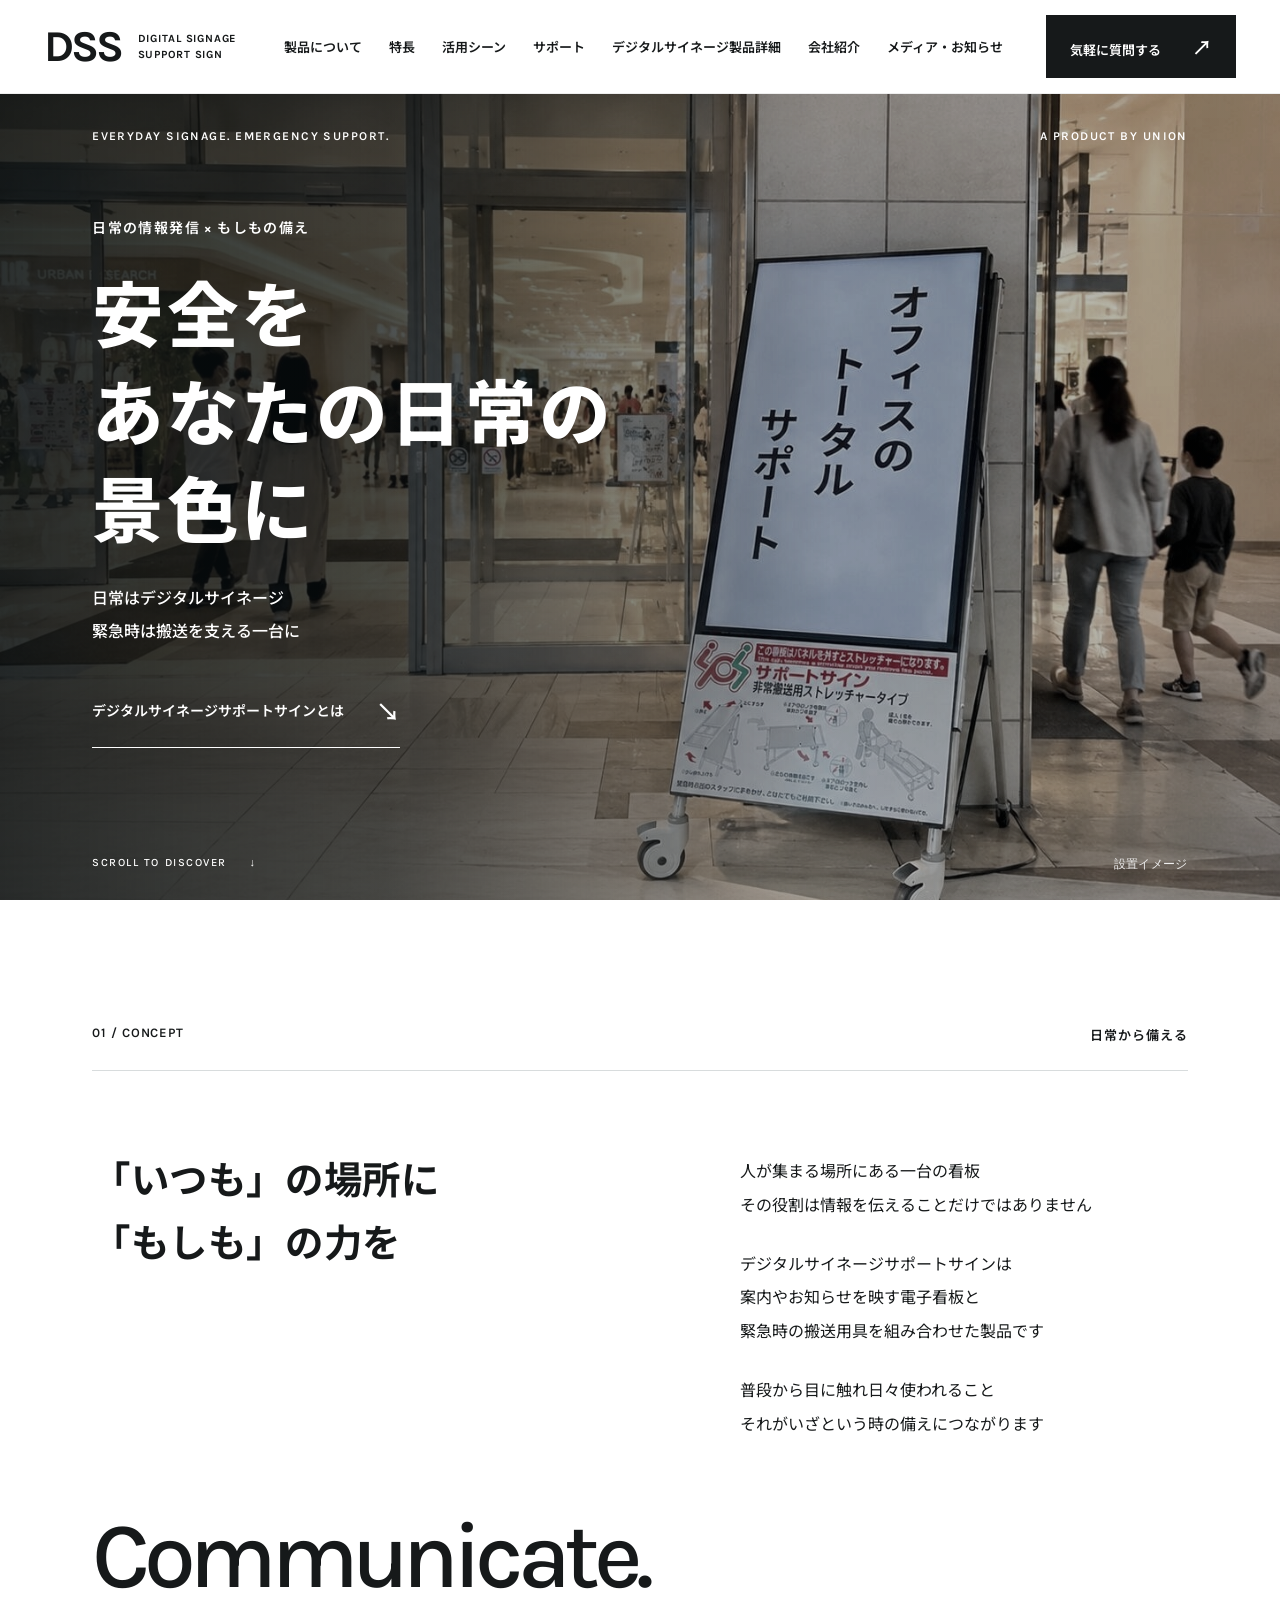
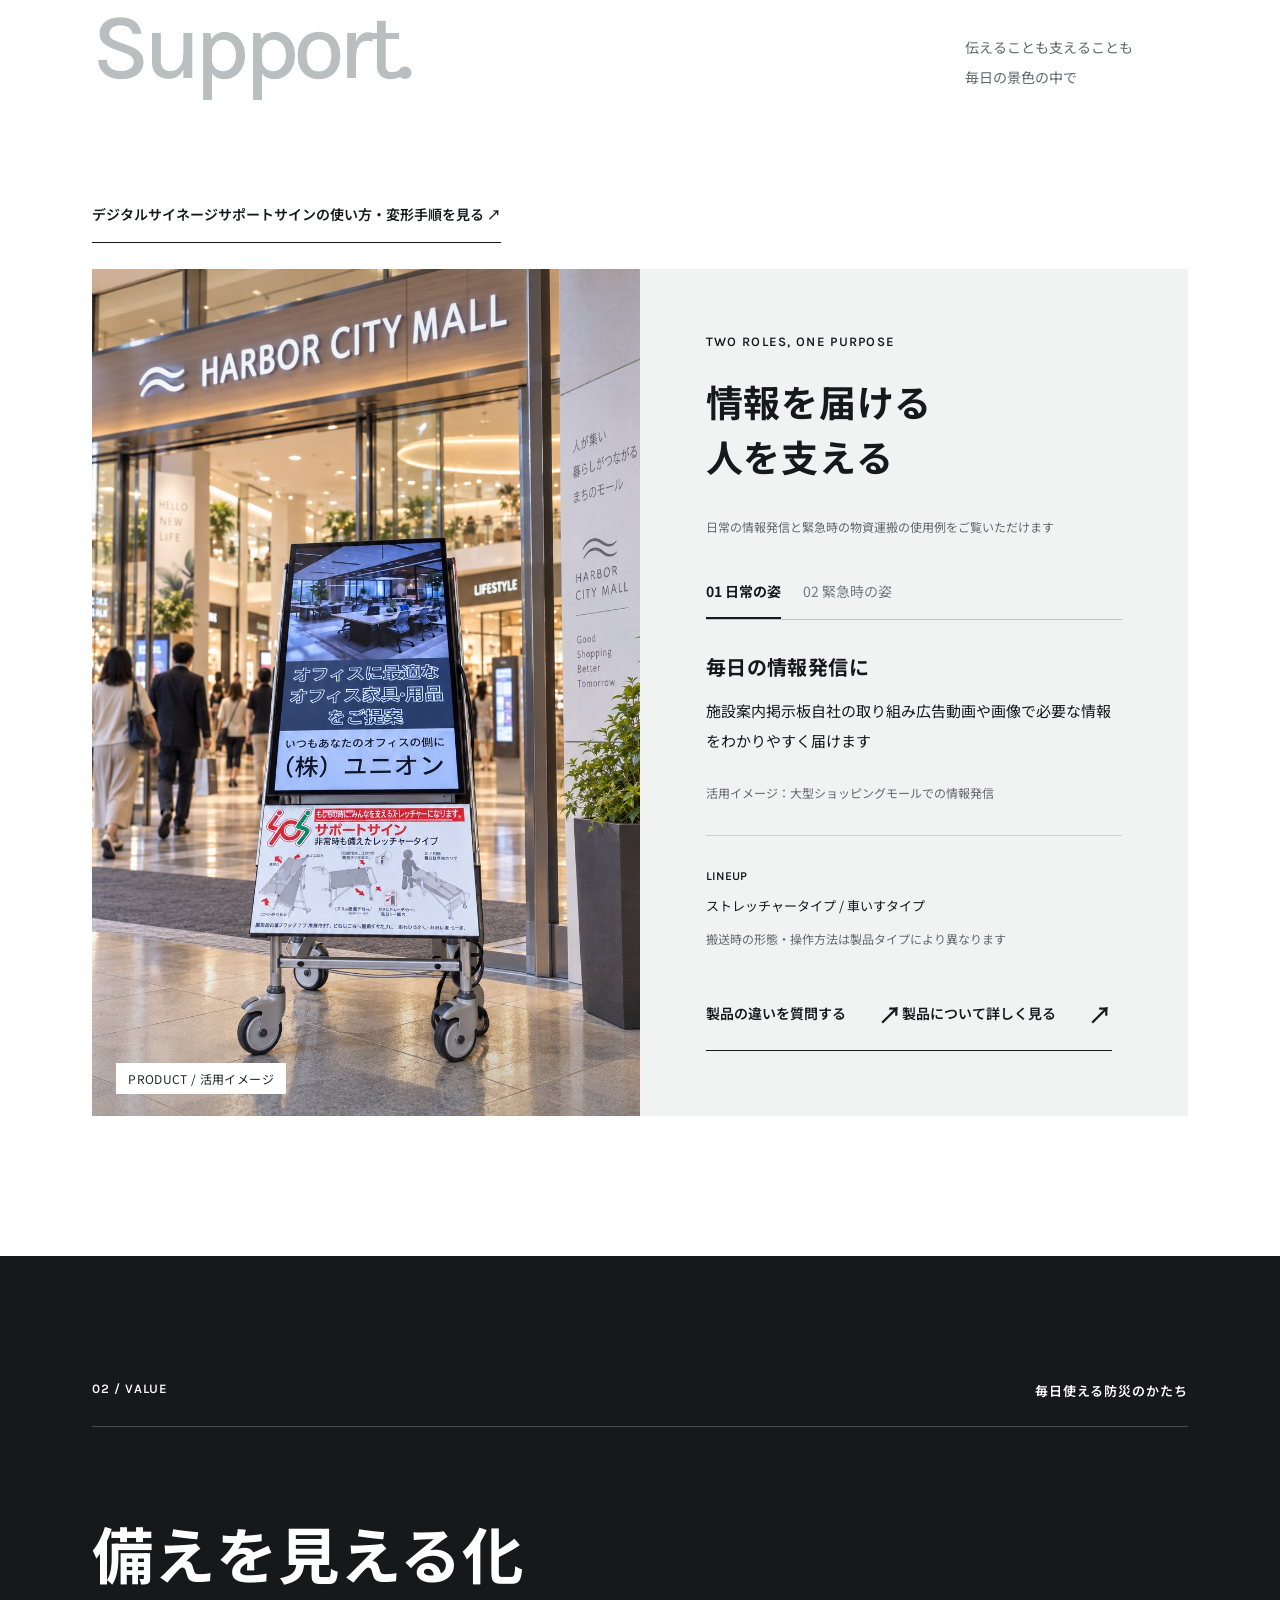
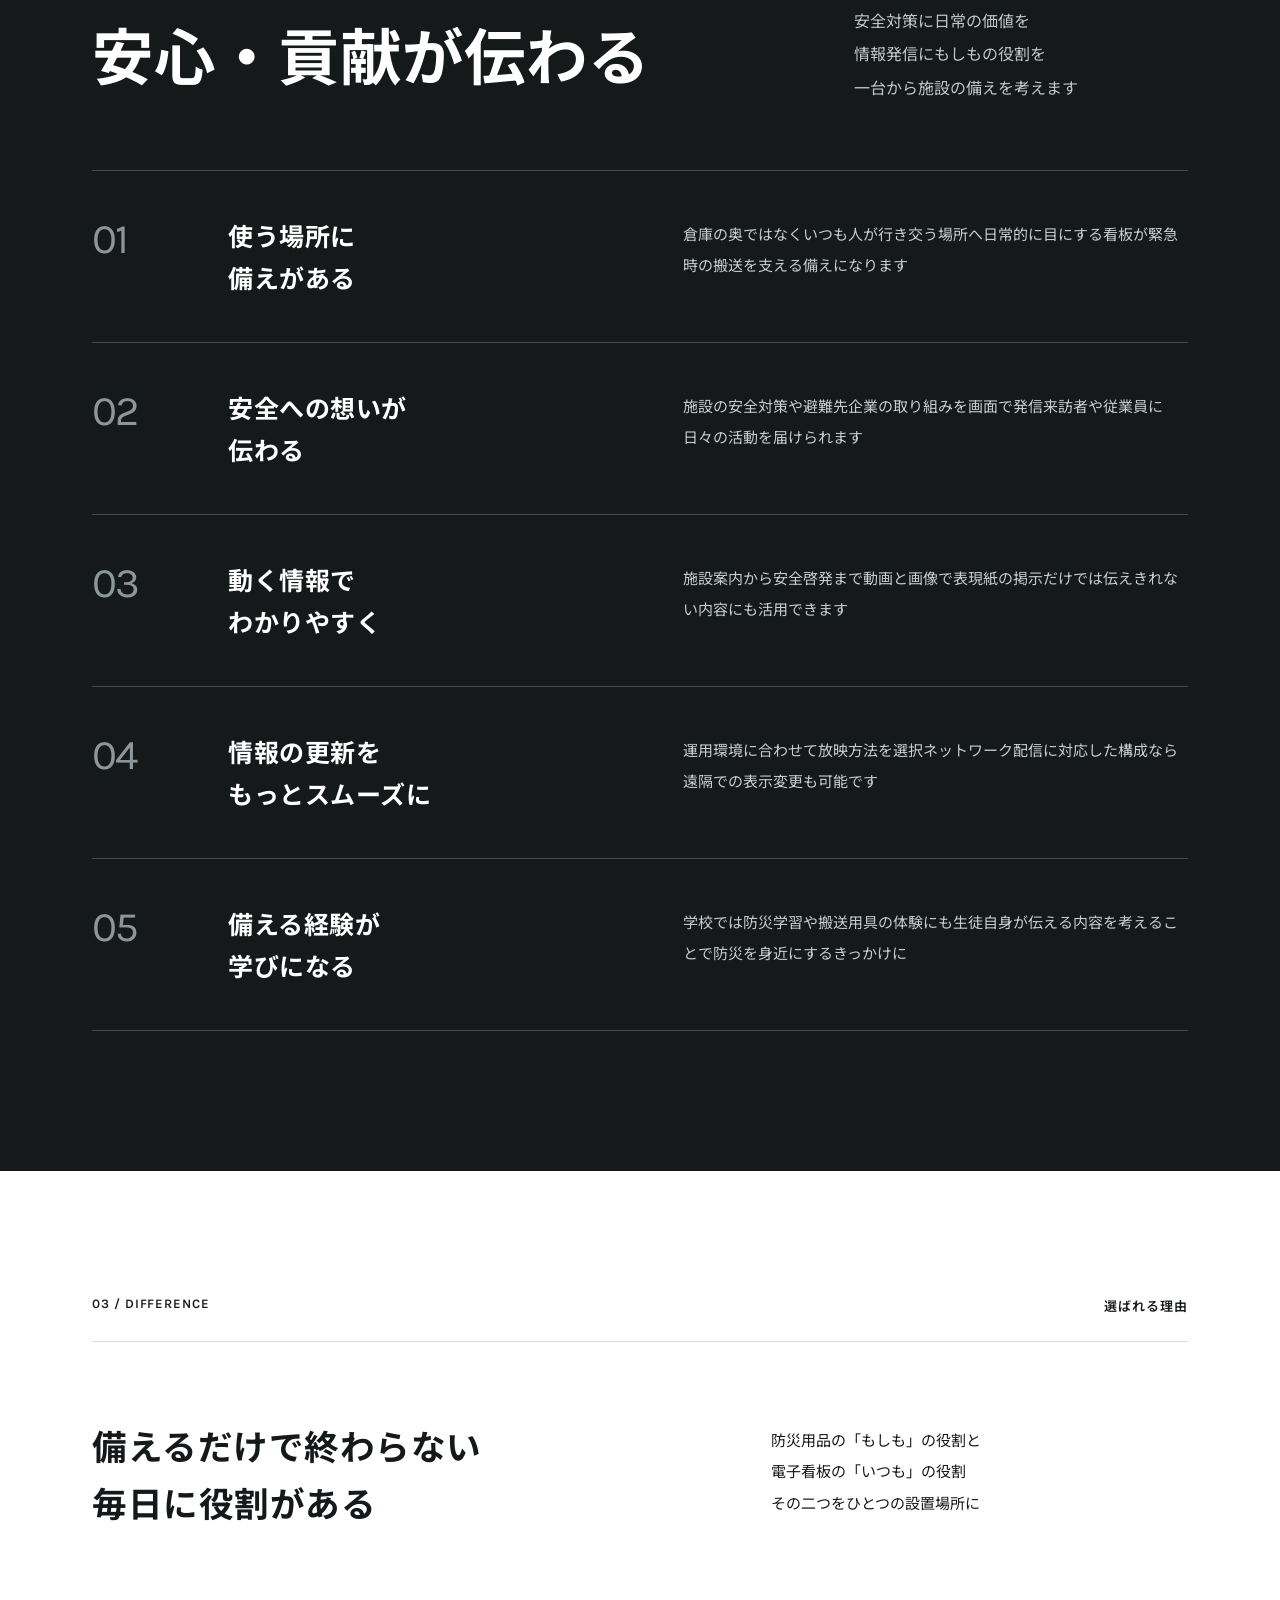
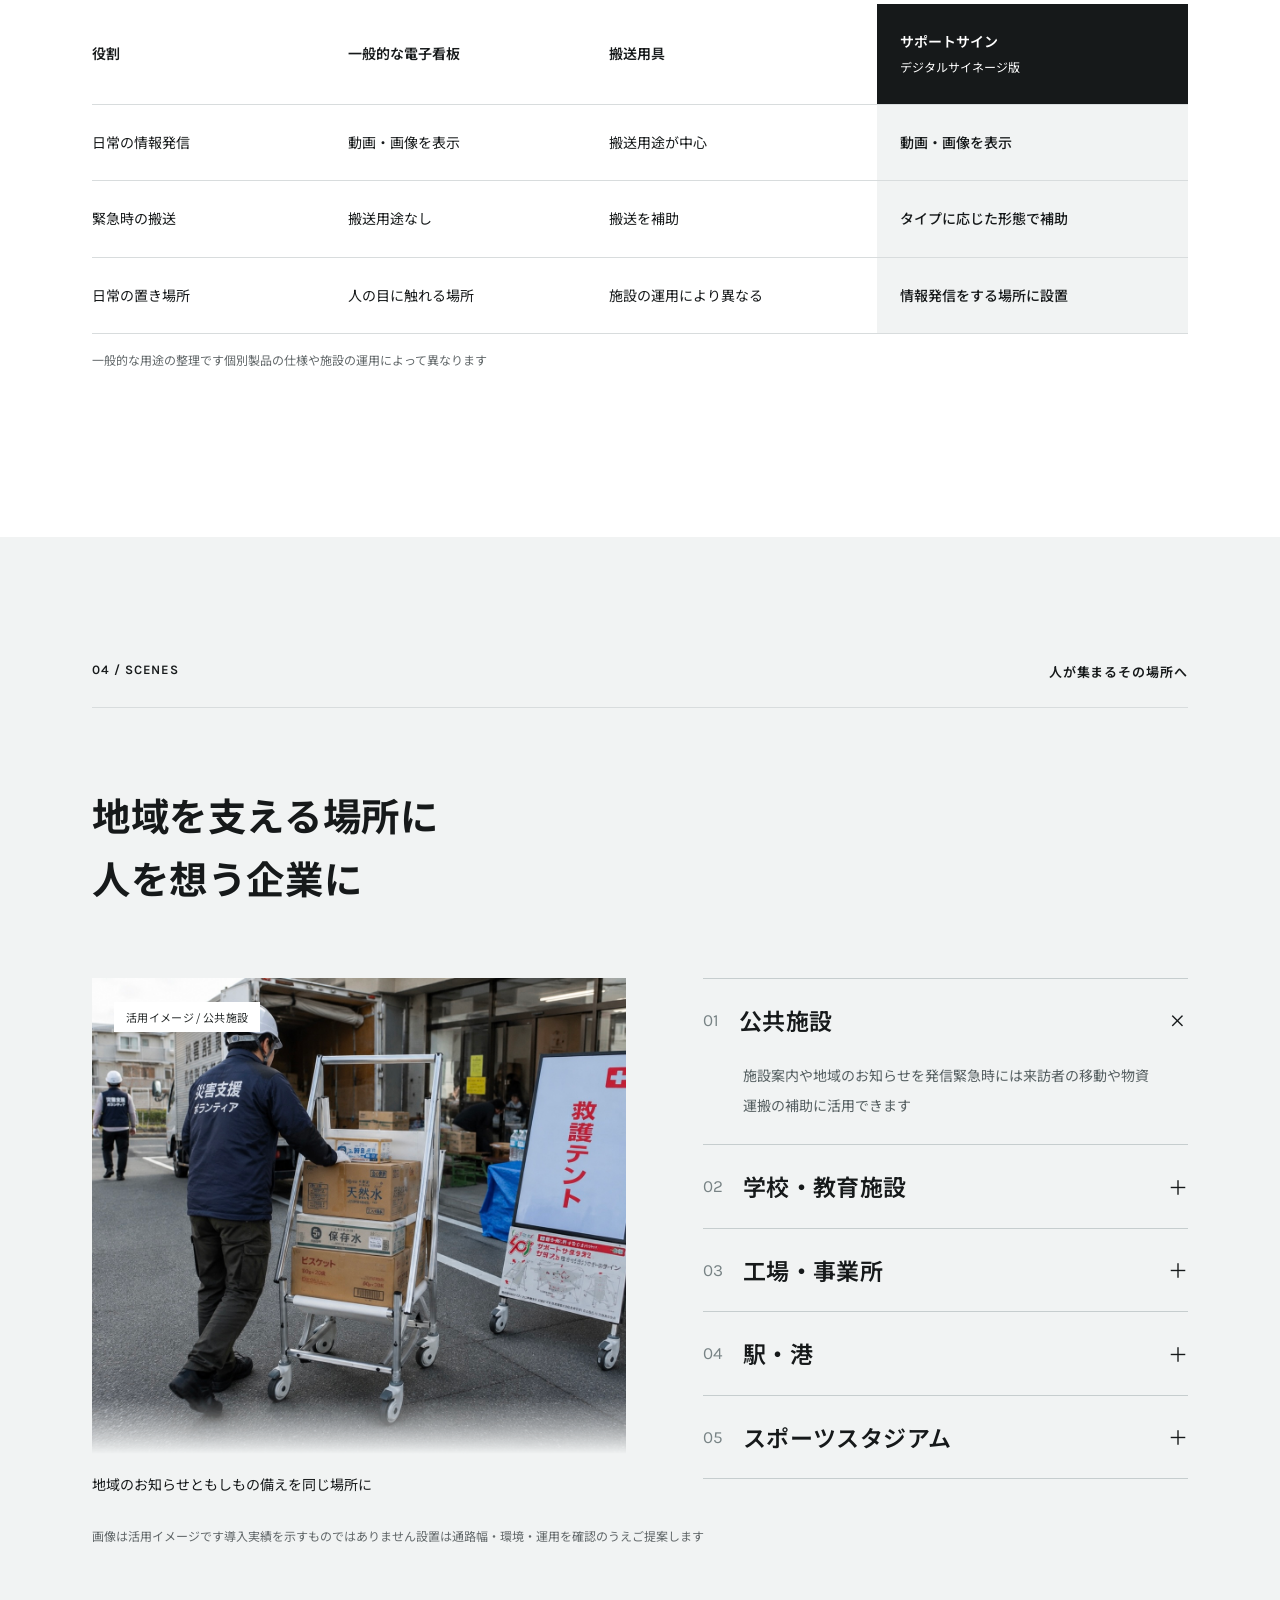
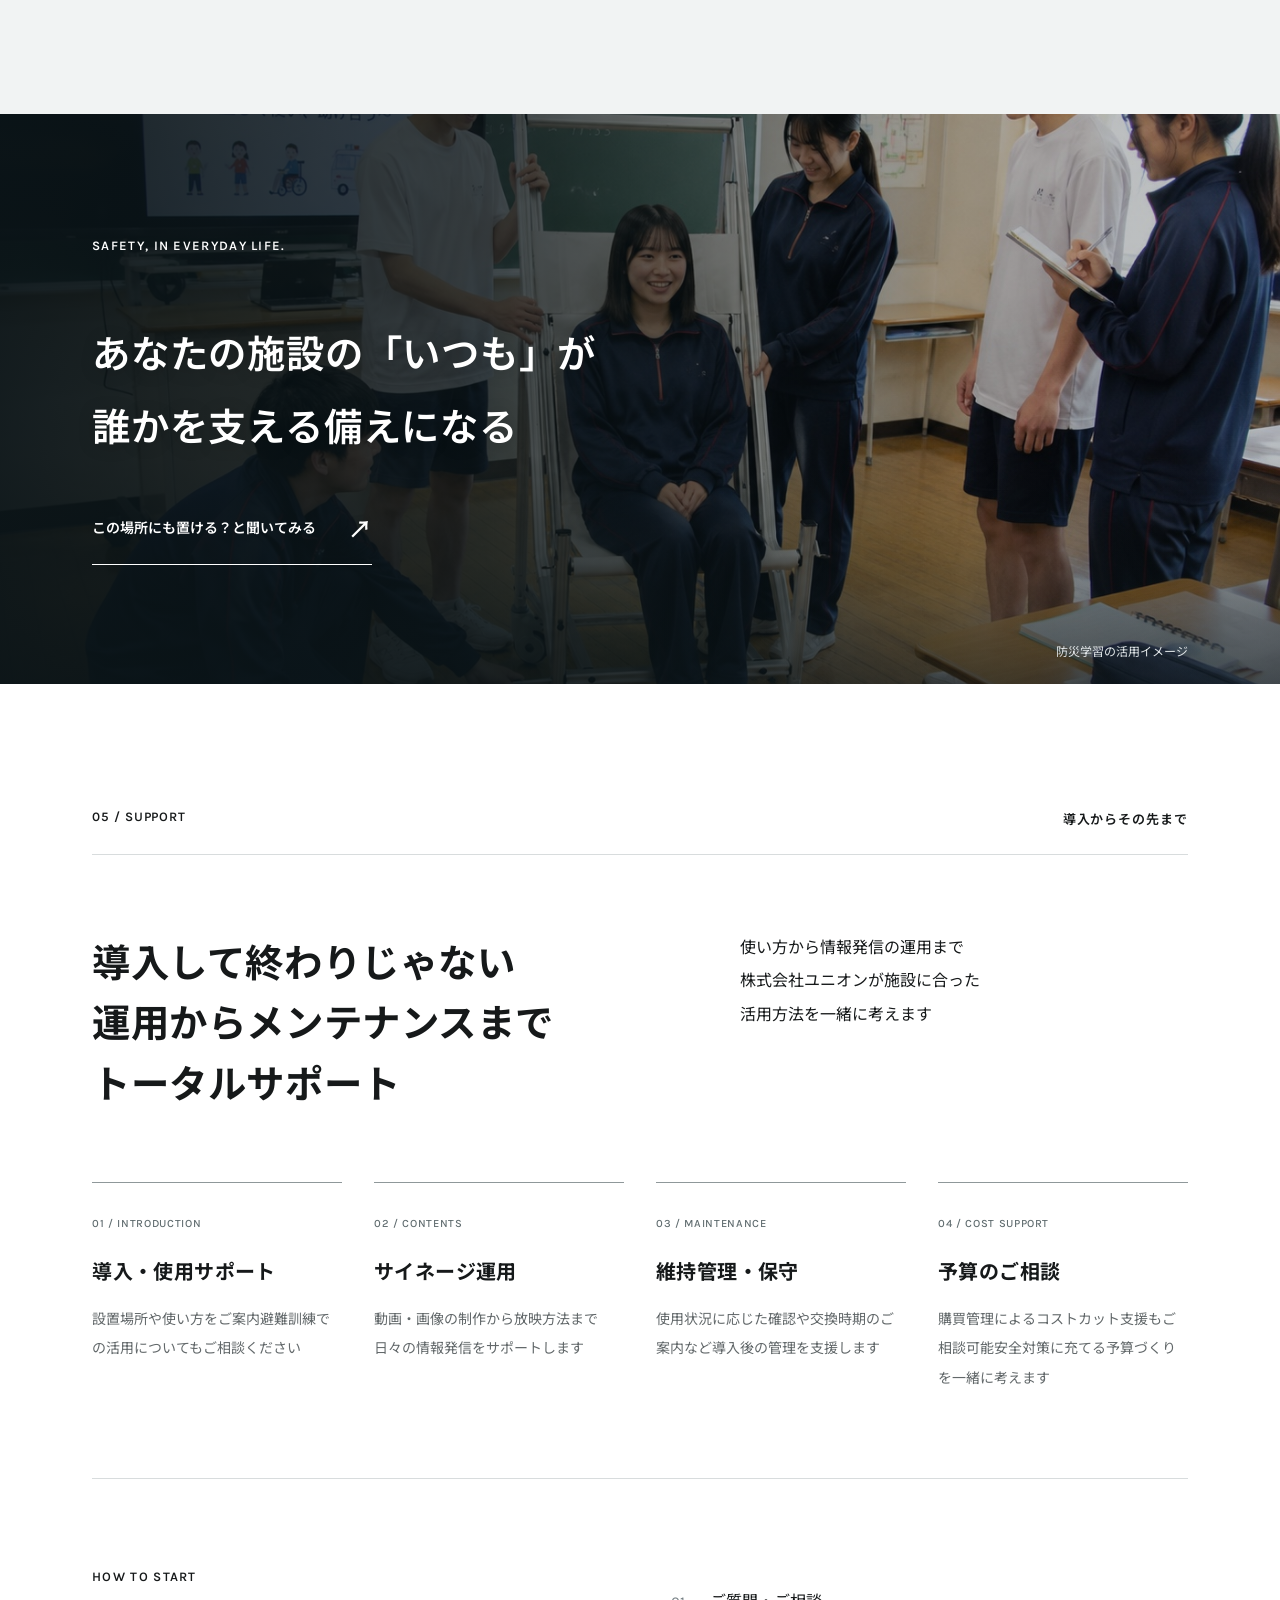
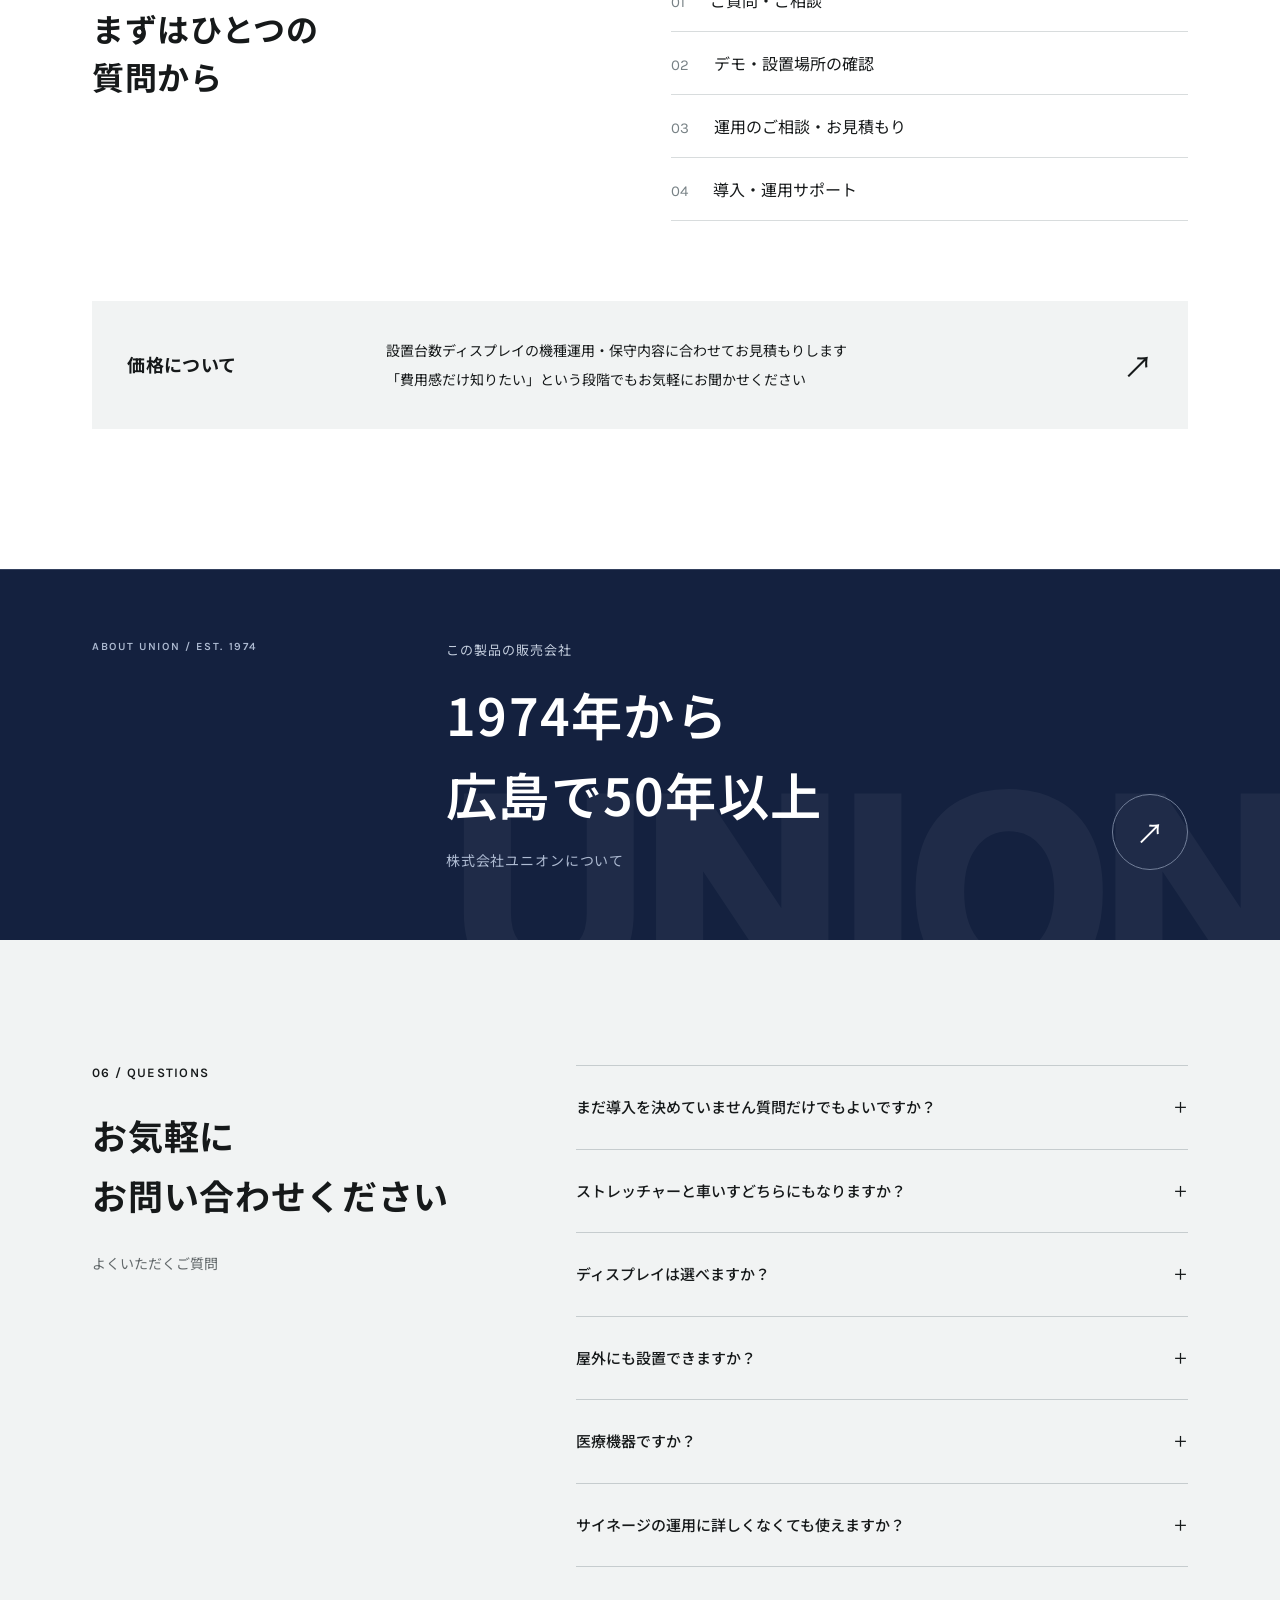
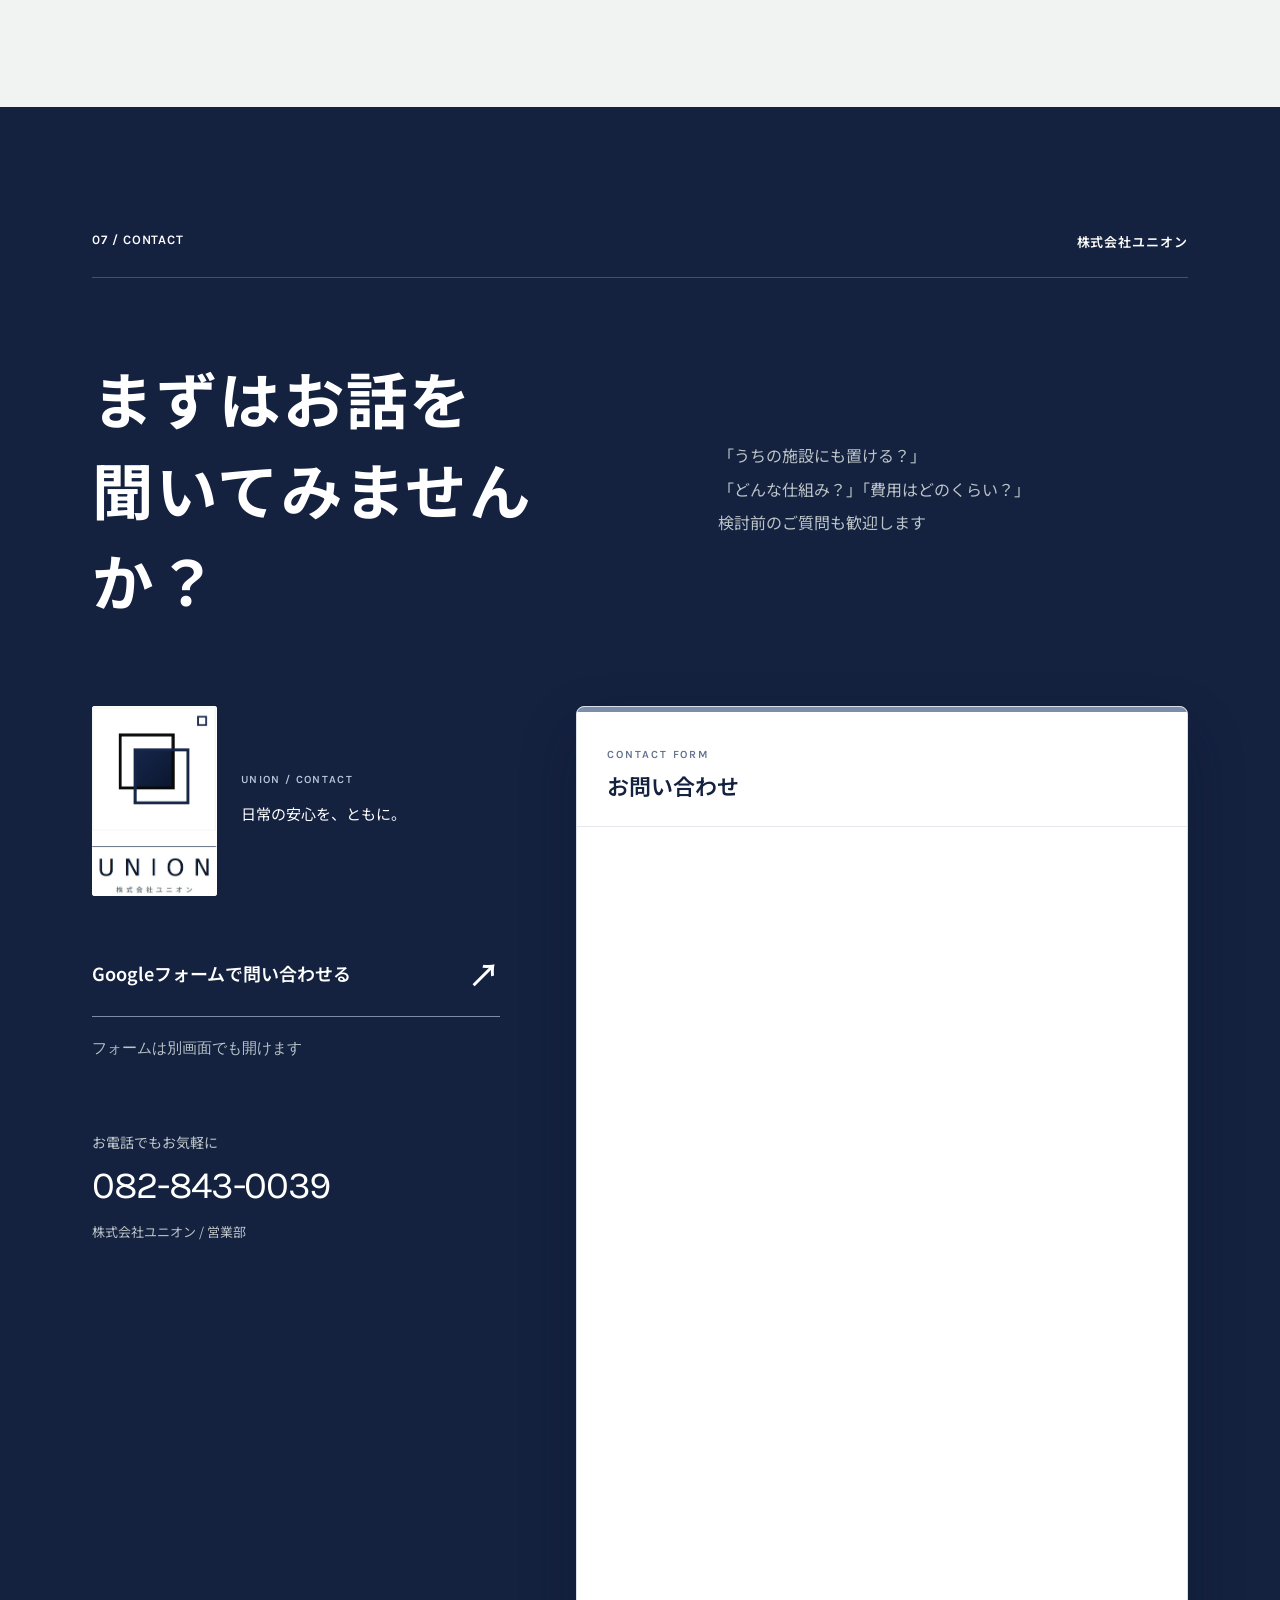
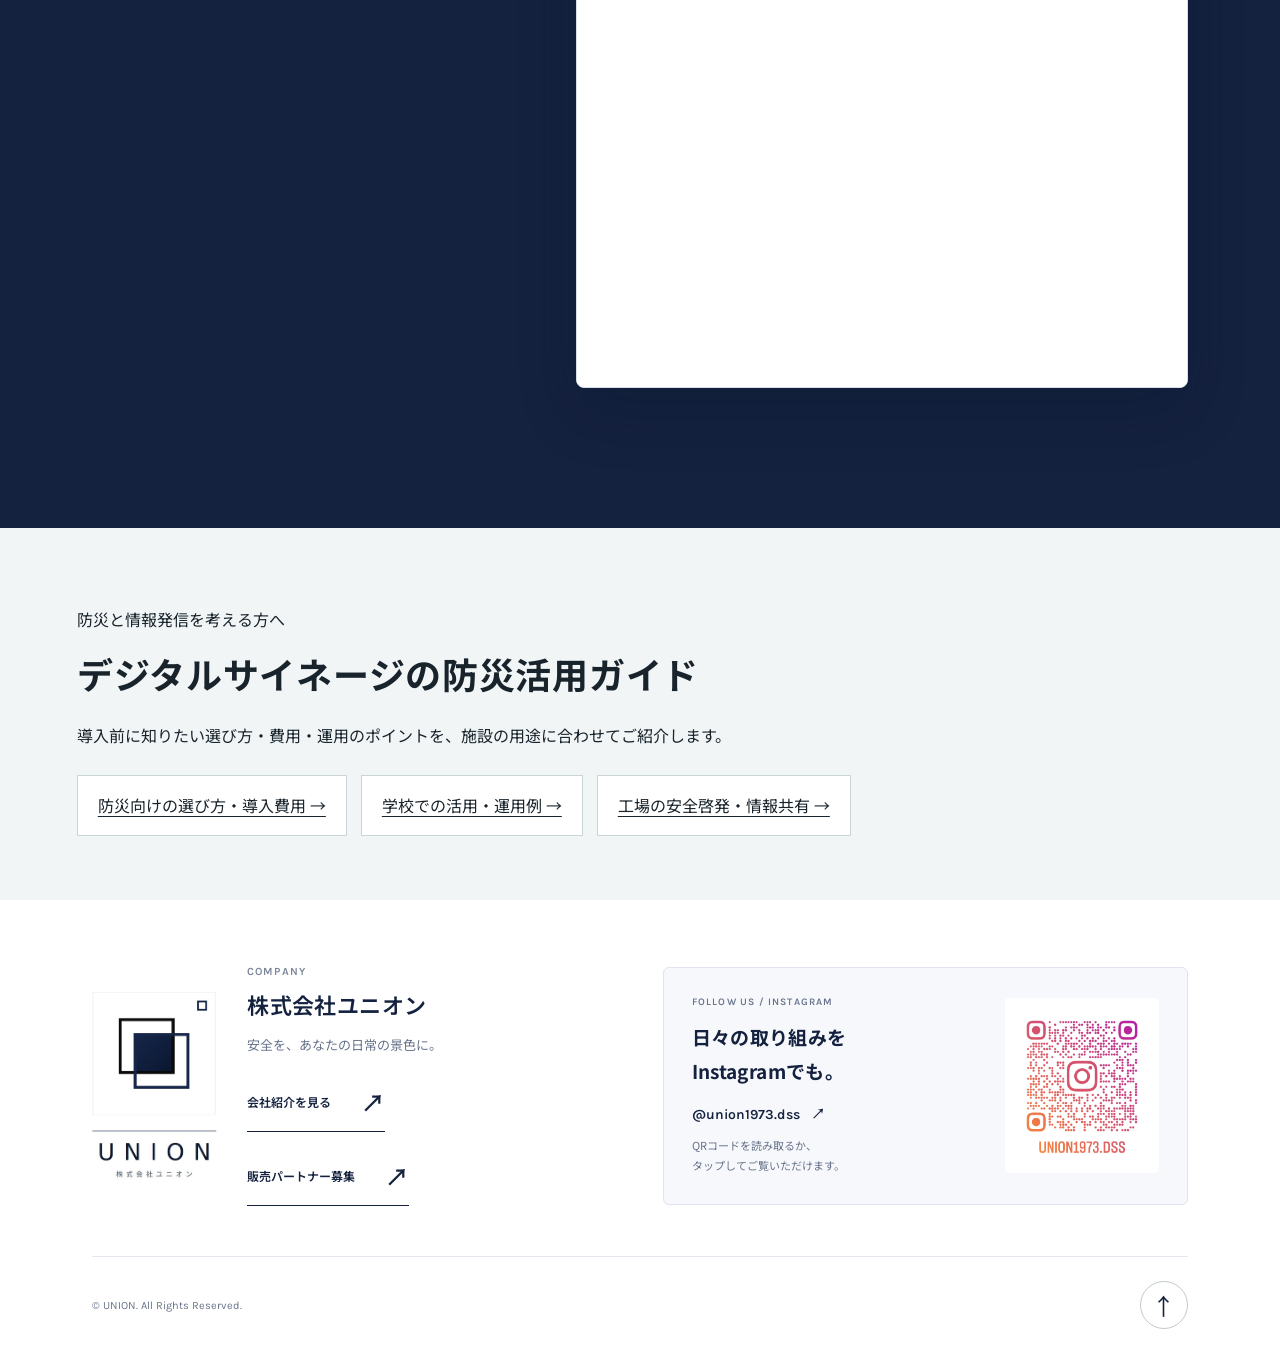
<file: index.html>
<!doctype html>
<html lang="ja">
<head><!-- Google tag (gtag.js) -->
<script async src="https://www.googletagmanager.com/gtag/js?id=G-GKJ5CT59DS"></script>
<script>
  window.dataLayer = window.dataLayer || [];
  function gtag(){dataLayer.push(arguments);}
  gtag('js', new Date());

  gtag('config', 'G-GKJ5CT59DS');
</script><meta charset="UTF-8"><meta name="viewport" content="width=device-width,initial-scale=1"><meta name="theme-color" content="#141718"><title>防災と情報発信を一台に｜デジタルサイネージサポートサイン</title><meta name="description" content="デジタルサイネージサポートサインは、日常は施設案内や安全啓発、緊急時は搬送補助に活用できる製品です。公共施設・学校・工場への導入や運用を、広島の株式会社ユニオンにご相談ください。"><link rel="icon" href="assets/favicon.svg" type="image/svg+xml"><link rel="stylesheet" href="style.css?v=20260916-union1"><script src="app.js" defer></script><meta name="google-site-verification" content="ZKqMYV4-run-HUmm81ju7Zc-xpolC3CdkgN3Vyet49Q" /><link rel="canonical" href="https://tatuno21-dev.github.io/-GPT-HP/"><style>.dss-guides{padding:64px max(6vw,24px);background:#f1f5f6;color:#18232b}.dss-guides h2{font-size:clamp(24px,3vw,36px);line-height:1.5;margin:12px 0 20px}.dss-guides p{line-height:1.9;margin:12px 0}.dss-guides>div{display:flex;flex-wrap:wrap;gap:14px;margin-top:24px}.dss-guides a{padding:16px 20px;border:1px solid #cad5da;background:white;color:#18232b;text-decoration:underline;text-underline-offset:4px;line-height:1.7}.dss-guides a:focus-visible{outline:3px solid #387f9b;outline-offset:4px}</style><meta property="og:locale" content="ja_JP"><meta property="og:type" content="website"><meta property="og:title" content="防災と情報発信を一台に｜デジタルサイネージサポートサイン"><meta property="og:description" content="デジタルサイネージサポートサインは、日常は施設案内や安全啓発、緊急時は搬送補助に活用できる製品です。公共施設・学校・工場への導入や運用を、広島の株式会社ユニオンにご相談ください。"><meta property="og:url" content="https://tatuno21-dev.github.io/-GPT-HP/"><meta property="og:image" content="https://tatuno21-dev.github.io/-GPT-HP/assets/entrance.jpeg"><meta name="twitter:card" content="summary_large_image"><script type="application/ld+json">{"@context": "https://schema.org", "@graph": [{"@type": "WebPage", "@id": "https://tatuno21-dev.github.io/-GPT-HP/#webpage", "url": "https://tatuno21-dev.github.io/-GPT-HP/", "name": "防災と情報発信を一台に｜デジタルサイネージサポートサイン", "description": "デジタルサイネージサポートサインは、日常は施設案内や安全啓発、緊急時は搬送補助に活用できる製品です。公共施設・学校・工場への導入や運用を、広島の株式会社ユニオンにご相談ください。", "inLanguage": "ja", "publisher": {"@id": "https://tatuno21-dev.github.io/-GPT-HP/company/#organization"}}, {"@type": "Organization", "@id": "https://tatuno21-dev.github.io/-GPT-HP/company/#organization", "name": "株式会社ユニオン", "url": "https://tatuno21-dev.github.io/-GPT-HP/company/", "telephone": "+81-82-843-0039"}]}</script></head>
<body>
<a class="skip" href="#main">本文へ移動</a>
<header class="header"><a class="brand" href="#" aria-label="DSS トップ"><b>DSS</b><span class="brand-name">DIGITAL SIGNAGE<br>SUPPORT SIGN</span></a><nav class="desktop-nav" aria-label="メインメニュー"><a href="#about">製品について</a><a href="#value">特長</a><a href="#scenes">活用シーン</a><a href="#support">サポート</a><a href="product/">デジタルサイネージ製品詳細</a><a href="company/">会社紹介</a><a href="news/">メディア・お知らせ</a><a class="header-contact" href="#contact">気軽に質問する <span>↗</span></a></nav><button class="menu-toggle" aria-expanded="false" aria-controls="mobile-nav" aria-label="メニューを開く"><span></span><span></span></button></header>
<nav id="mobile-nav" class="mobile-nav" aria-label="モバイルメニュー" hidden><a href="#about">製品について</a><a href="#value">特長</a><a href="#scenes">活用シーン</a><a href="#support">サポート</a><a href="product/">デジタルサイネージ製品詳細</a><a href="company/">株式会社ユニオンについて</a><a href="partners/">販売パートナー募集</a><a href="news/">メディア・お知らせ</a><a href="#contact">製品について質問する ↗</a></nav>
<main id="main">
<section class="hero" aria-labelledby="hero-title"><img class="hero-image" src="assets/entrance.jpeg" alt="大型商業施設の入口に設置されたデジタルサイネージサポートサインの活用イメージ" fetchpriority="high"><div class="hero-shade"></div><div class="hero-top"><span>EVERYDAY SIGNAGE. EMERGENCY SUPPORT.</span><span>A PRODUCT BY UNION</span></div><div class="hero-copy"><p class="eyebrow light">日常の情報発信 × もしもの備え</p><h1 id="hero-title">安全を<br>あなたの日常の<br>景色に</h1><p class="hero-description">日常はデジタルサイネージ<br>緊急時は搬送を支える一台に</p><a class="text-link light-link" href="#about">デジタルサイネージサポートサインとは <span>↘</span></a></div><div class="hero-bottom"><a href="#about">SCROLL TO DISCOVER <span>↓</span></a><span>設置イメージ</span></div></section>
<section id="about" class="section about"><div class="section-label"><span>01 / CONCEPT</span><span>日常から備える</span></div><div class="intro-grid"><h2 class="large-heading">「いつも」の場所に<br>「もしも」の力を</h2><div class="intro-copy"><p>人が集まる場所にある一台の看板<br>その役割は情報を伝えることだけではありません</p><p>デジタルサイネージサポートサインは<br class="pc">案内やお知らせを映す電子看板と<br class="pc">緊急時の搬送用具を組み合わせた製品です</p><p>普段から目に触れ日々使われること<br>それがいざという時の備えにつながります</p></div></div><div class="concept-bottom"><span class="large-english">Communicate.<br><i>Support.</i></span><p>伝えることも支えることも<br>毎日の景色の中で</p></div>
<p><a class="text-link" href="product/">デジタルサイネージサポートサインの使い方・変形手順を見る ↗</a></p><div class="product-showcase"><div class="product-photo"><img id="product-image" src="assets/daily-use-image.jpeg" alt="大型ショッピングモール入口でデジタルサイネージサポートサインを活用するイメージ" loading="lazy"><span class="photo-tag">PRODUCT / 活用イメージ</span></div><div class="product-story"><span class="eyebrow">TWO ROLES, ONE PURPOSE</span><h3>情報を届ける<br>人を支える</h3><p class="small-note">日常の情報発信と緊急時の物資運搬の使用例をご覧いただけます</p><div class="mode-control" role="group" aria-label="製品の用途を切り替え"><button type="button" class="active" data-mode="daily" aria-pressed="true">01 日常の姿</button><button type="button" data-mode="emergency" aria-pressed="false">02 緊急時の姿</button></div><div aria-live="polite"><h4 id="mode-title">毎日の情報発信に</h4><p id="mode-copy">施設案内掲示板自社の取り組み広告動画や画像で必要な情報をわかりやすく届けます</p><p id="mode-note" class="small-note">活用イメージ：大型ショッピングモールでの情報発信</p></div><div class="product-meta"><span>LINEUP</span><p>ストレッチャータイプ / 車いすタイプ</p></div><p class="small-note">搬送時の形態・操作方法は製品タイプにより異なります</p><a class="text-link" href="#contact">製品の違いを質問する <span>↗</span></a></div></div></section>
<section id="value" class="value-section section"><div class="section-label"><span>02 / VALUE</span><span>毎日使える防災のかたち</span></div><div class="value-heading"><h2 class="large-heading">備えを見える化<br>安心・貢献が伝わる</h2><p>安全対策に日常の価値を<br>情報発信にもしもの役割を<br>一台から施設の備えを考えます</p></div><div class="value-rows"><article><span class="row-number">01</span><h3>使う場所に<br>備えがある</h3><p>倉庫の奥ではなくいつも人が行き交う場所へ日常的に目にする看板が緊急時の搬送を支える備えになります</p></article><article><span class="row-number">02</span><h3>安全への想いが<br>伝わる</h3><p>施設の安全対策や避難先企業の取り組みを画面で発信来訪者や従業員に日々の活動を届けられます</p></article><article><span class="row-number">03</span><h3>動く情報で<br>わかりやすく</h3><p>施設案内から安全啓発まで動画と画像で表現紙の掲示だけでは伝えきれない内容にも活用できます</p></article><article><span class="row-number">04</span><h3>情報の更新を<br>もっとスムーズに</h3><p>運用環境に合わせて放映方法を選択ネットワーク配信に対応した構成なら遠隔での表示変更も可能です</p></article><article><span class="row-number">05</span><h3>備える経験が<br>学びになる</h3><p>学校では防災学習や搬送用具の体験にも生徒自身が伝える内容を考えることで防災を身近にするきっかけに</p></article></div></section>
<section class="section difference"><div class="section-label"><span>03 / DIFFERENCE</span><span>選ばれる理由</span></div><div class="intro-grid"><h2 class="large-heading">備えるだけで終わらない<br>毎日に役割がある</h2><p>防災用品の「もしも」の役割と<br>電子看板の「いつも」の役割<br>その二つをひとつの設置場所に</p></div><div class="comparison-wrap"><table><caption class="sr-only">日常の役割と緊急時の役割の比較</caption><thead><tr><th scope="col">役割</th><th scope="col">一般的な電子看板</th><th scope="col">搬送用具</th><th scope="col">サポートサイン<br><span>デジタルサイネージ版</span></th></tr></thead><tbody><tr><th scope="row">日常の情報発信</th><td>動画・画像を表示</td><td>搬送用途が中心</td><td>動画・画像を表示</td></tr><tr><th scope="row">緊急時の搬送</th><td>搬送用途なし</td><td>搬送を補助</td><td>タイプに応じた形態で補助</td></tr><tr><th scope="row">日常の置き場所</th><td>人の目に触れる場所</td><td>施設の運用により異なる</td><td>情報発信をする場所に設置</td></tr></tbody></table></div><p class="small-note">一般的な用途の整理です個別製品の仕様や施設の運用によって異なります</p></section>
<section id="scenes" class="scenes section"><div class="section-label"><span>04 / SCENES</span><span>人が集まるその場所へ</span></div><h2 class="large-heading">地域を支える場所に<br>人を想う企業に</h2><div class="scene-layout"><div class="scene-visual"><img src="assets/community-new.jpeg" alt="地域の支援拠点でサポートサインを活用するイメージ" loading="lazy" id="scene-image"><span class="photo-tag" id="scene-image-label">活用イメージ / 公共施設</span><p id="scene-caption">地域のお知らせともしもの備えを同じ場所に</p></div><div class="scene-list"><details open data-scene="public"><summary><span>01</span><h3>公共施設</h3><i>＋</i></summary><p>施設案内や地域のお知らせを発信緊急時には来訪者の移動や物資運搬の補助に活用できます</p></details><details data-scene="school"><summary><span>02</span><h3>学校・教育施設</h3><i>＋</i></summary><p>行事の案内や生徒の活動を紹介防災学習や車いす体験など日常の学びにもつながります</p></details><details data-scene="factory"><summary><span>03</span><h3>工場・事業所</h3><i>＋</i></summary><p>安全目標連絡事項企業の取り組みを共有従業員や来訪者が集まる場所で搬送への備えも兼ねます</p></details><details data-scene="transport"><summary><span>04</span><h3>駅・港</h3><i>＋</i></summary><p>利用案内や地域の情報を発信人の往来がある十分な設置スペースを確保できる場所への導入をご相談いただけます</p></details><details data-scene="stadium"><summary><span>05</span><h3>スポーツスタジアム</h3><i>＋</i></summary><p>イベント案内や安全啓発の表示に救護拠点の案内と搬送の補助など施設の運用に合わせた活用を考えます</p></details></div></div><p class="small-note">画像は活用イメージです導入実績を示すものではありません設置は通路幅・環境・運用を確認のうえご提案します</p></section>
<section class="statement statement-photo"><img class="statement-image" src="assets/learning-new.jpeg" alt="学校でサポートサインを使った車いす体験のイメージ" loading="lazy" width="1402" height="1122"><div class="statement-overlay" aria-hidden="true"></div><p class="eyebrow">SAFETY, IN EVERYDAY LIFE.</p><h2>あなたの施設の「いつも」が<br>誰かを支える備えになる</h2><a class="text-link light-link" href="#contact">この場所にも置ける？と聞いてみる <span>↗</span></a><span class="statement-photo-label">防災学習の活用イメージ</span></section>
<section id="support" class="section support"><div class="section-label"><span>05 / SUPPORT</span><span>導入からその先まで</span></div><div class="intro-grid"><h2 class="large-heading">導入して終わりじゃない<br>運用からメンテナンスまで<br>トータルサポート</h2><p>使い方から情報発信の運用まで<br>株式会社ユニオンが施設に合った<br>活用方法を一緒に考えます</p></div><div class="support-grid"><article><span>01 / INTRODUCTION</span><h3>導入・使用サポート</h3><p>設置場所や使い方をご案内避難訓練での活用についてもご相談ください</p></article><article><span>02 / CONTENTS</span><h3>サイネージ運用</h3><p>動画・画像の制作から放映方法まで日々の情報発信をサポートします</p></article><article><span>03 / MAINTENANCE</span><h3>維持管理・保守</h3><p>使用状況に応じた確認や交換時期のご案内など導入後の管理を支援します</p></article><article><span>04 / COST SUPPORT</span><h3>予算のご相談</h3><p>購買管理によるコストカット支援もご相談可能安全対策に充てる予算づくりを一緒に考えます</p></article></div><div class="flow"><div><span class="eyebrow">HOW TO START</span><h3>まずはひとつの<br>質問から</h3></div><ol><li><span>01</span>ご質問・ご相談</li><li><span>02</span>デモ・設置場所の確認</li><li><span>03</span>運用のご相談・お見積もり</li><li><span>04</span>導入・運用サポート</li></ol></div><div class="price-note"><h3>価格について</h3><p>設置台数ディスプレイの機種運用・保守内容に合わせてお見積もりします<br>「費用感だけ知りたい」という段階でもお気軽にお聞かせください</p><a href="#contact" aria-label="価格について質問する">↗</a></div></section>
<a class="company-banner" href="company/" aria-label="株式会社ユニオンの会社紹介ページを見る"><span class="company-banner-index">ABOUT UNION / EST. 1974</span><span class="company-banner-copy"><small>この製品の販売会社</small><strong>1974年から<br>広島で50年以上</strong><span>株式会社ユニオンについて</span></span><span class="company-banner-arrow" aria-hidden="true">↗</span></a>
<section id="faq" class="section faq"><div class="faq-heading"><span class="eyebrow">06 / QUESTIONS</span><h2>お気軽に<br>お問い合わせください</h2><p>よくいただくご質問</p></div><div class="faq-list"><details><summary>まだ導入を決めていません質問だけでもよいですか？<span>＋</span></summary><p>もちろんです設置できる場所使い方費用感など気になることからお気軽にご相談ください</p></details><details><summary>ストレッチャーと車いすどちらにもなりますか？<span>＋</span></summary><p>ストレッチャータイプと車いすタイプがあり緊急時の形態や操作は製品タイプにより異なります用途に合うタイプをご案内します</p></details><details><summary>ディスプレイは選べますか？<span>＋</span></summary><p>43〜55インチの範囲でメーカーや機種をご相談いただけます適合する構成と放映方法を設置環境に合わせてご案内します</p></details><details><summary>屋外にも設置できますか？<span>＋</span></summary><p>設置環境と機器の仕様に応じた確認が必要です直射日光や強風が長時間当たる場所は避け通路の安全やスペースを確保できる場所をご相談ください</p></details><details><summary>医療機器ですか？<span>＋</span></summary><p>医療機器ではありません救護活動を補助する搬送用具です使用方法を確認し施設の救護・避難計画に合わせてご活用ください</p></details><details><summary>サイネージの運用に詳しくなくても使えますか？<span>＋</span></summary><p>使い方から動画や画像の制作放映までご相談いただけますご希望の運用に合わせてサポート内容をご提案します</p></details></div></section>
<section id="contact" class="contact section"><div class="section-label"><span>07 / CONTACT</span><span>株式会社ユニオン</span></div><div class="contact-intro"><h2>まずはお話を<br>聞いてみませんか？</h2><p>「うちの施設にも置ける？」<br>「どんな仕組み？」「費用はどのくらい？」<br>検討前のご質問も歓迎します</p></div><div class="contact-grid"><div class="contact-details"><div class="union-signature"><span class="union-logo-crop"><img src="assets/union-logo-original.jpg" alt="株式会社ユニオン ロゴ" width="1675" height="2048" loading="lazy"></span><div><span class="eyebrow">UNION / CONTACT</span><p>日常の安心を、ともに。</p></div></div><a class="contact-mail" href="https://docs.google.com/forms/d/e/1FAIpQLSdQvwUCY77L22IvAKcECpF384Vm-meFKupwjZma_bfVFzkHiA/viewform?usp=publish-editor" target="_blank" rel="noopener noreferrer">Googleフォームで問い合わせる <span>↗</span></a><p class="contact-address">フォームは別画面でも開けます</p><div class="phone"><span>お電話でもお気軽に</span><a href="tel:0828430039">082-843-0039</a><p>株式会社ユニオン / 営業部</p></div></div><div class="google-form-wrap"><div class="form-brand-heading"><span>CONTACT FORM</span><p>お問い合わせ</p></div><iframe src="https://docs.google.com/forms/d/e/1FAIpQLSdQvwUCY77L22IvAKcECpF384Vm-meFKupwjZma_bfVFzkHiA/viewform?embedded=true" title="デジタルサイネージサポートサイン お問い合わせフォーム" loading="lazy">読み込めない場合は、Googleフォームでお問い合わせください。</iframe></div></div></section>
<section class="dss-guides" aria-labelledby="dss-guide-title"><p>防災と情報発信を考える方へ</p><h2 id="dss-guide-title">デジタルサイネージの防災活用ガイド</h2><p>導入前に知りたい選び方・費用・運用のポイントを、施設の用途に合わせてご紹介します。</p><div><a href="disaster-prevention/">防災向けの選び方・導入費用 →</a><a href="school/">学校での活用・運用例 →</a><a href="factory/">工場の安全啓発・情報共有 →</a></div></section></main>
<footer class="union-footer">
  <div class="union-company">
    <a class="union-logo-crop" href="https://www.bunguno-union.com/" target="_blank" rel="noopener noreferrer" aria-label="株式会社ユニオン 公式サイト（別画面で開く）"><img src="assets/union-logo-original.jpg" alt="株式会社ユニオン ロゴ" width="1675" height="2048" loading="lazy"></a>
    <div class="union-company-copy"><span class="eyebrow">COMPANY</span><h2>株式会社ユニオン</h2><p>安全を、あなたの日常の景色に。</p><a class="text-link" href="company/">会社紹介を見る <span>↗</span></a><br><a class="text-link" href="partners/">販売パートナー募集 <span>↗</span></a></div>
  </div>
  <a class="union-instagram" href="https://www.instagram.com/union1973.dss/" target="_blank" rel="noopener noreferrer" aria-label="株式会社ユニオンのInstagramを開く（別画面）">
    <div class="instagram-copy"><span class="eyebrow">FOLLOW US / INSTAGRAM</span><h3>日々の取り組みを<br>Instagramでも。</h3><span class="instagram-handle">@union1973.dss <span aria-hidden="true">↗</span></span><p>QRコードを読み取るか、<br>タップしてご覧いただけます。</p></div>
    <img class="instagram-qr" src="assets/union-instagram-qr.png" alt="Instagram @union1973.dss のQRコード" width="1782" height="2048" loading="lazy">
  </a>
  <div class="union-footer-bottom"><span>© UNION. All Rights Reserved.</span><a class="back-top" href="#" aria-label="ページの先頭へ">↑</a></div>
</footer>
</body></html>
</file>
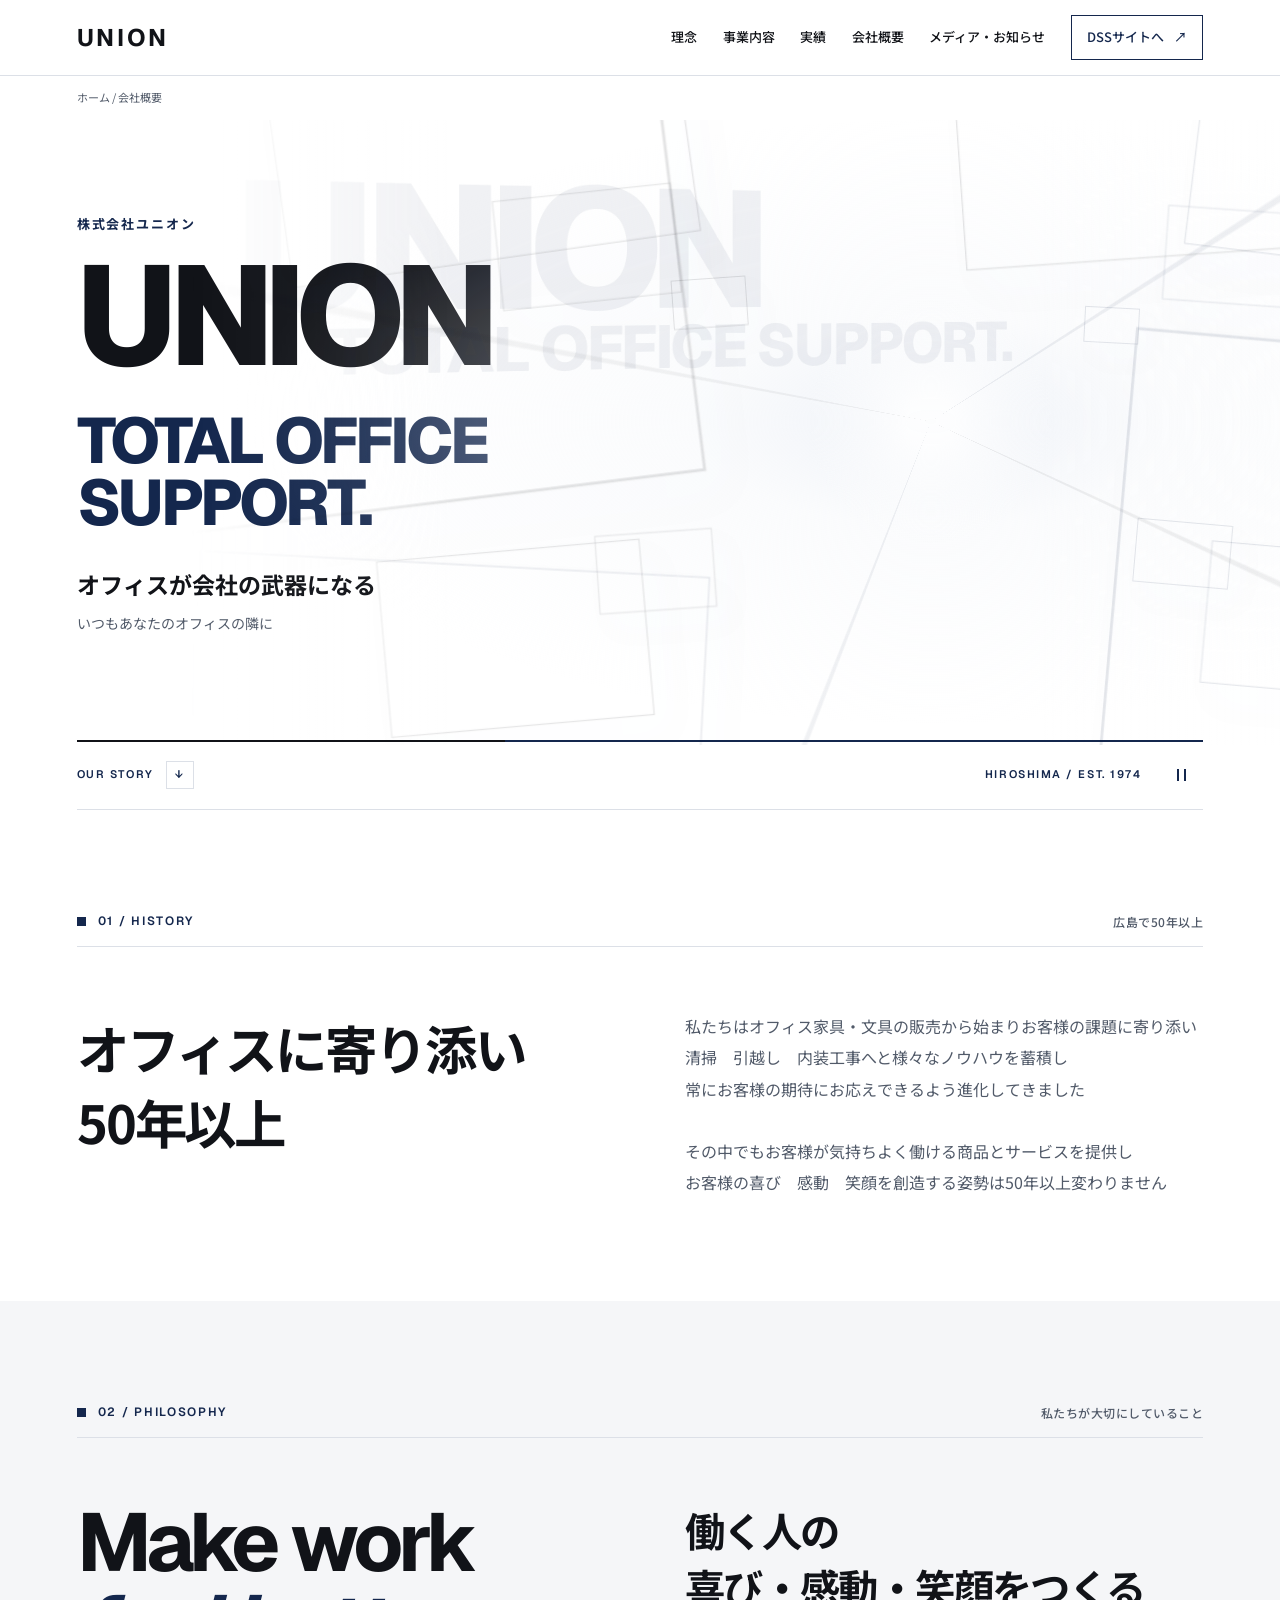
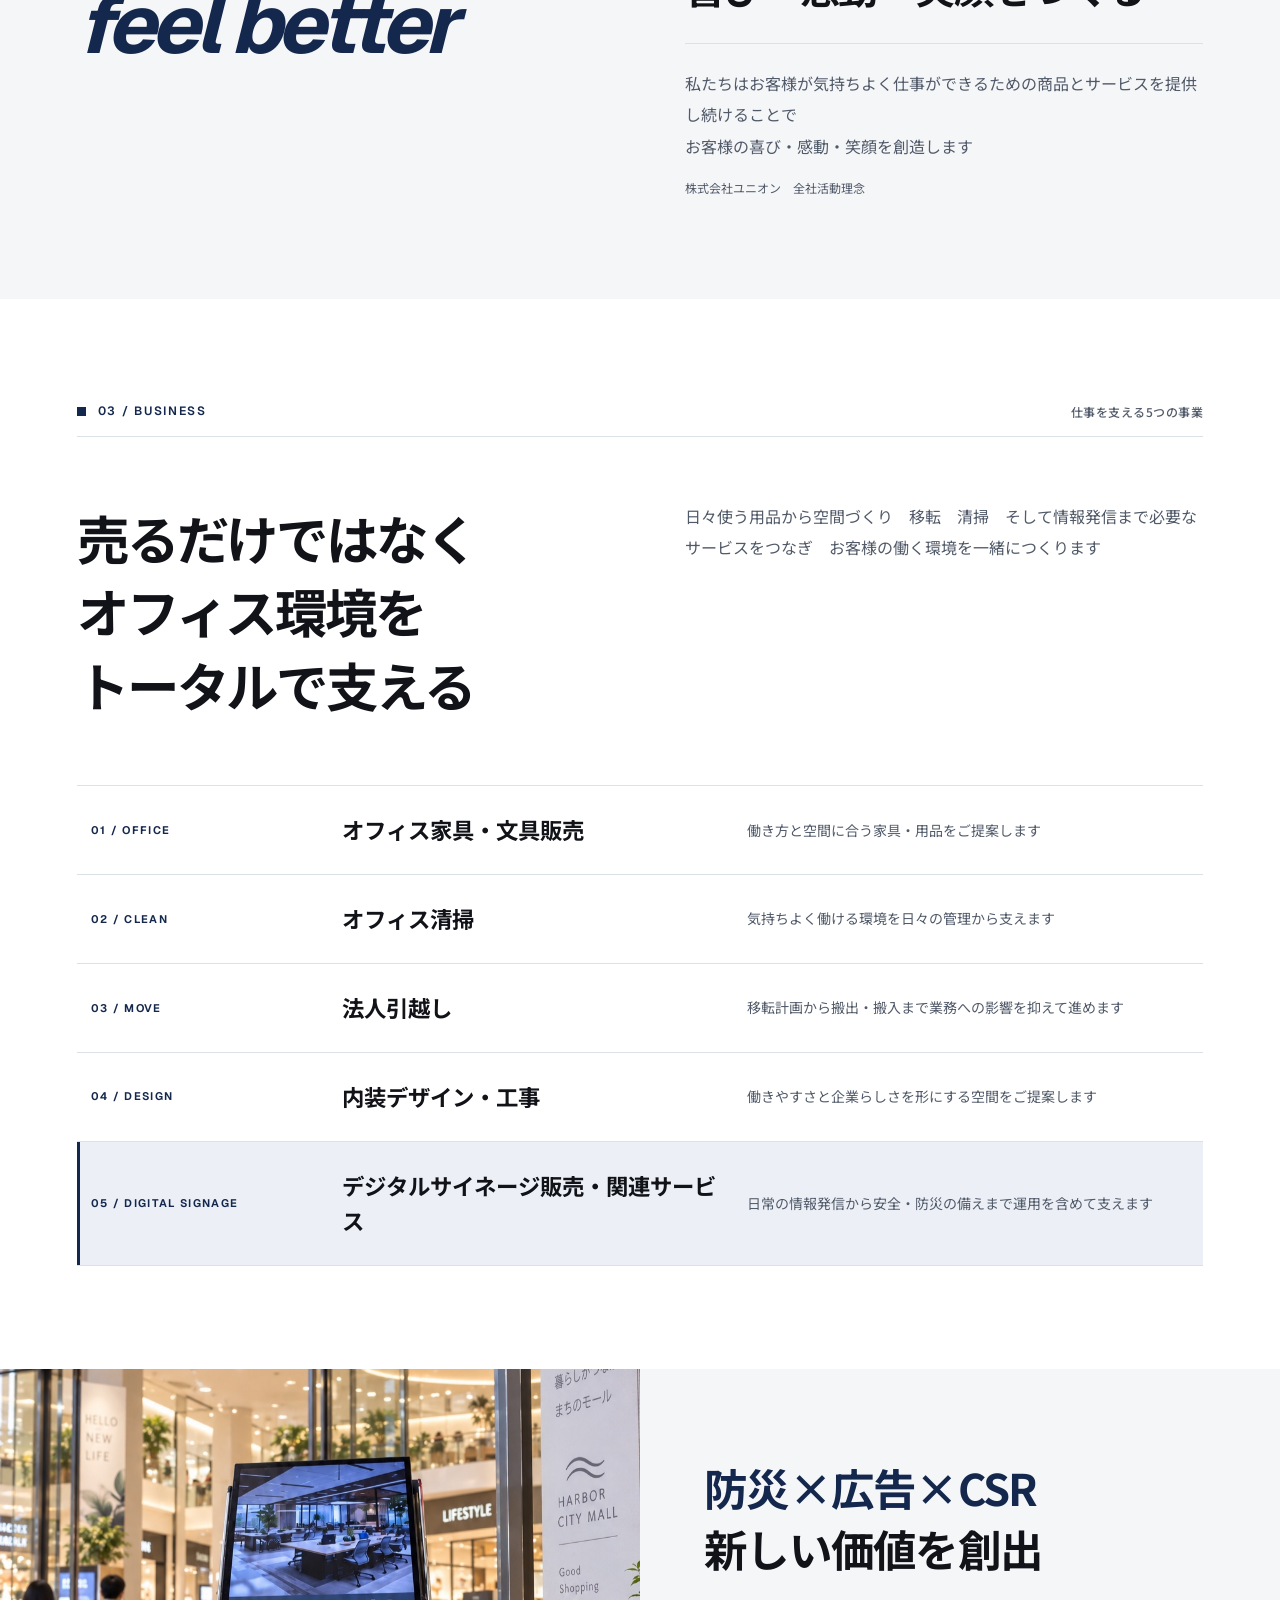
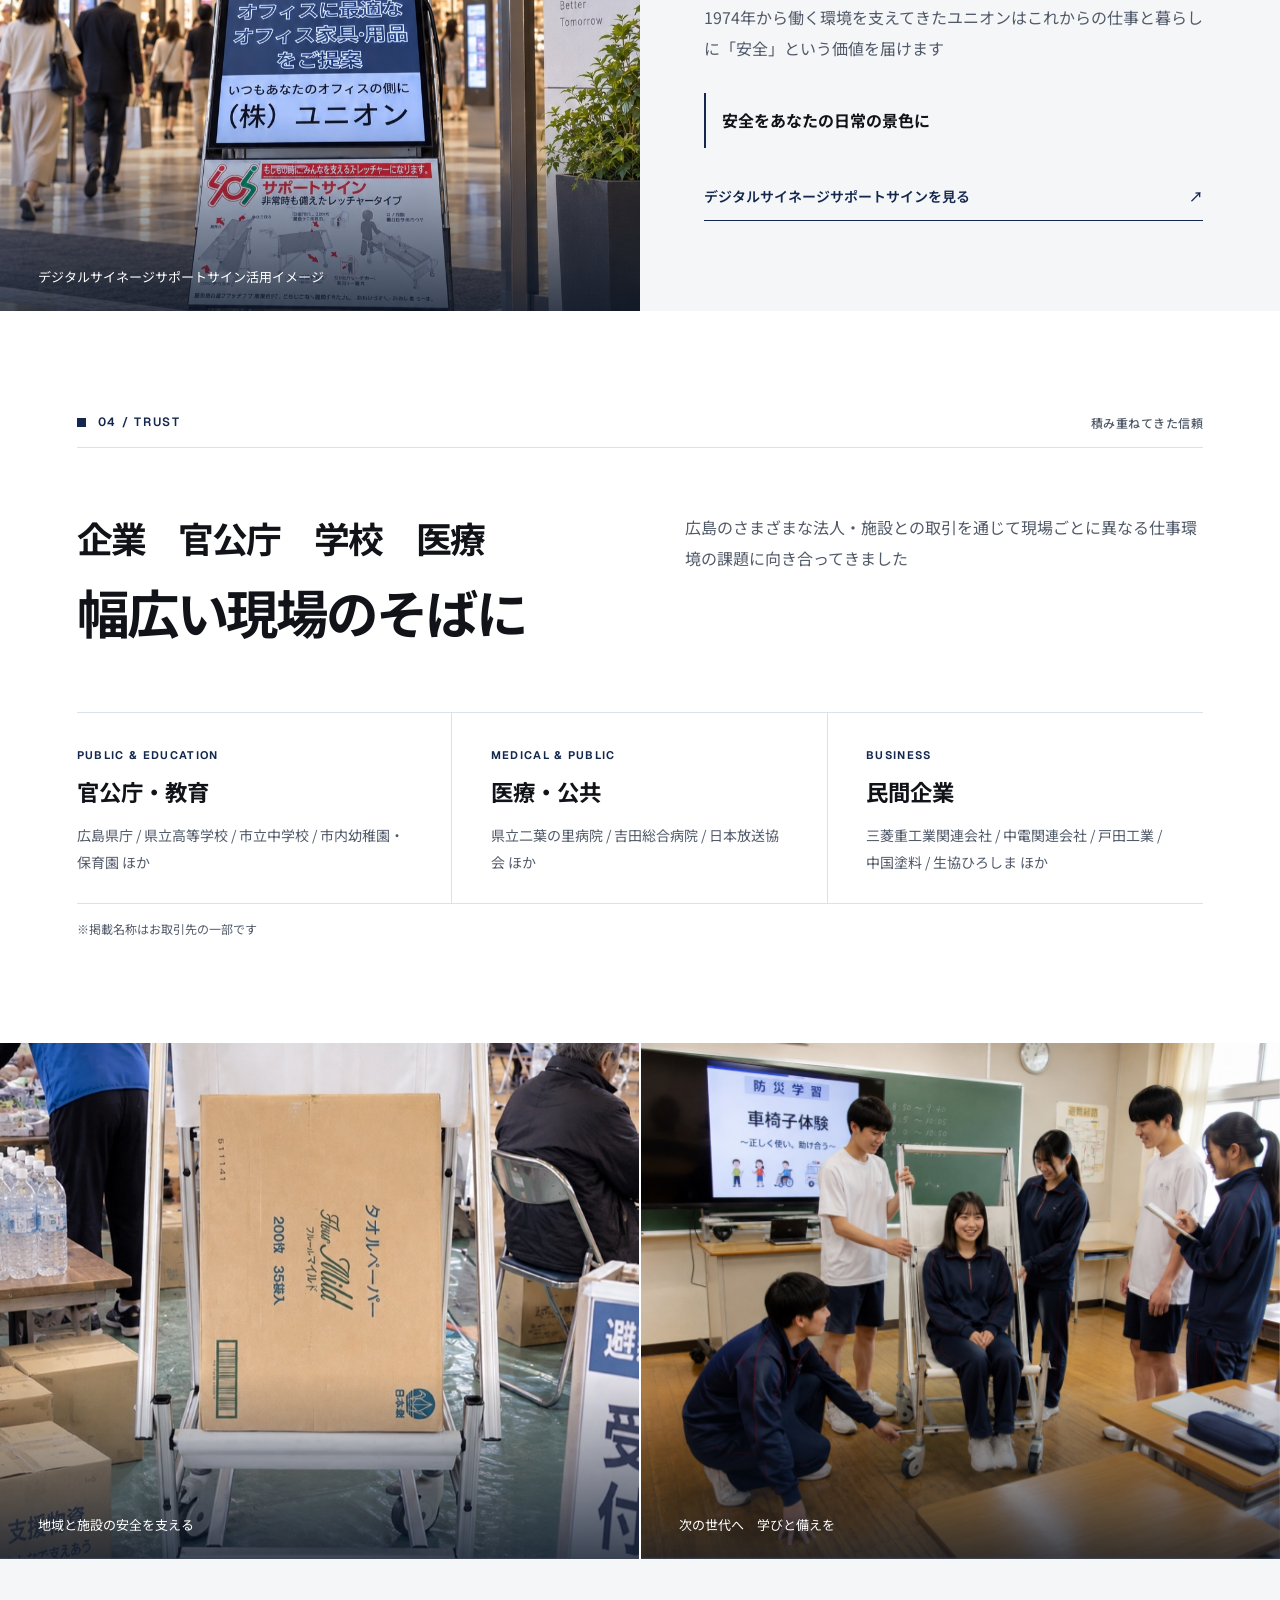
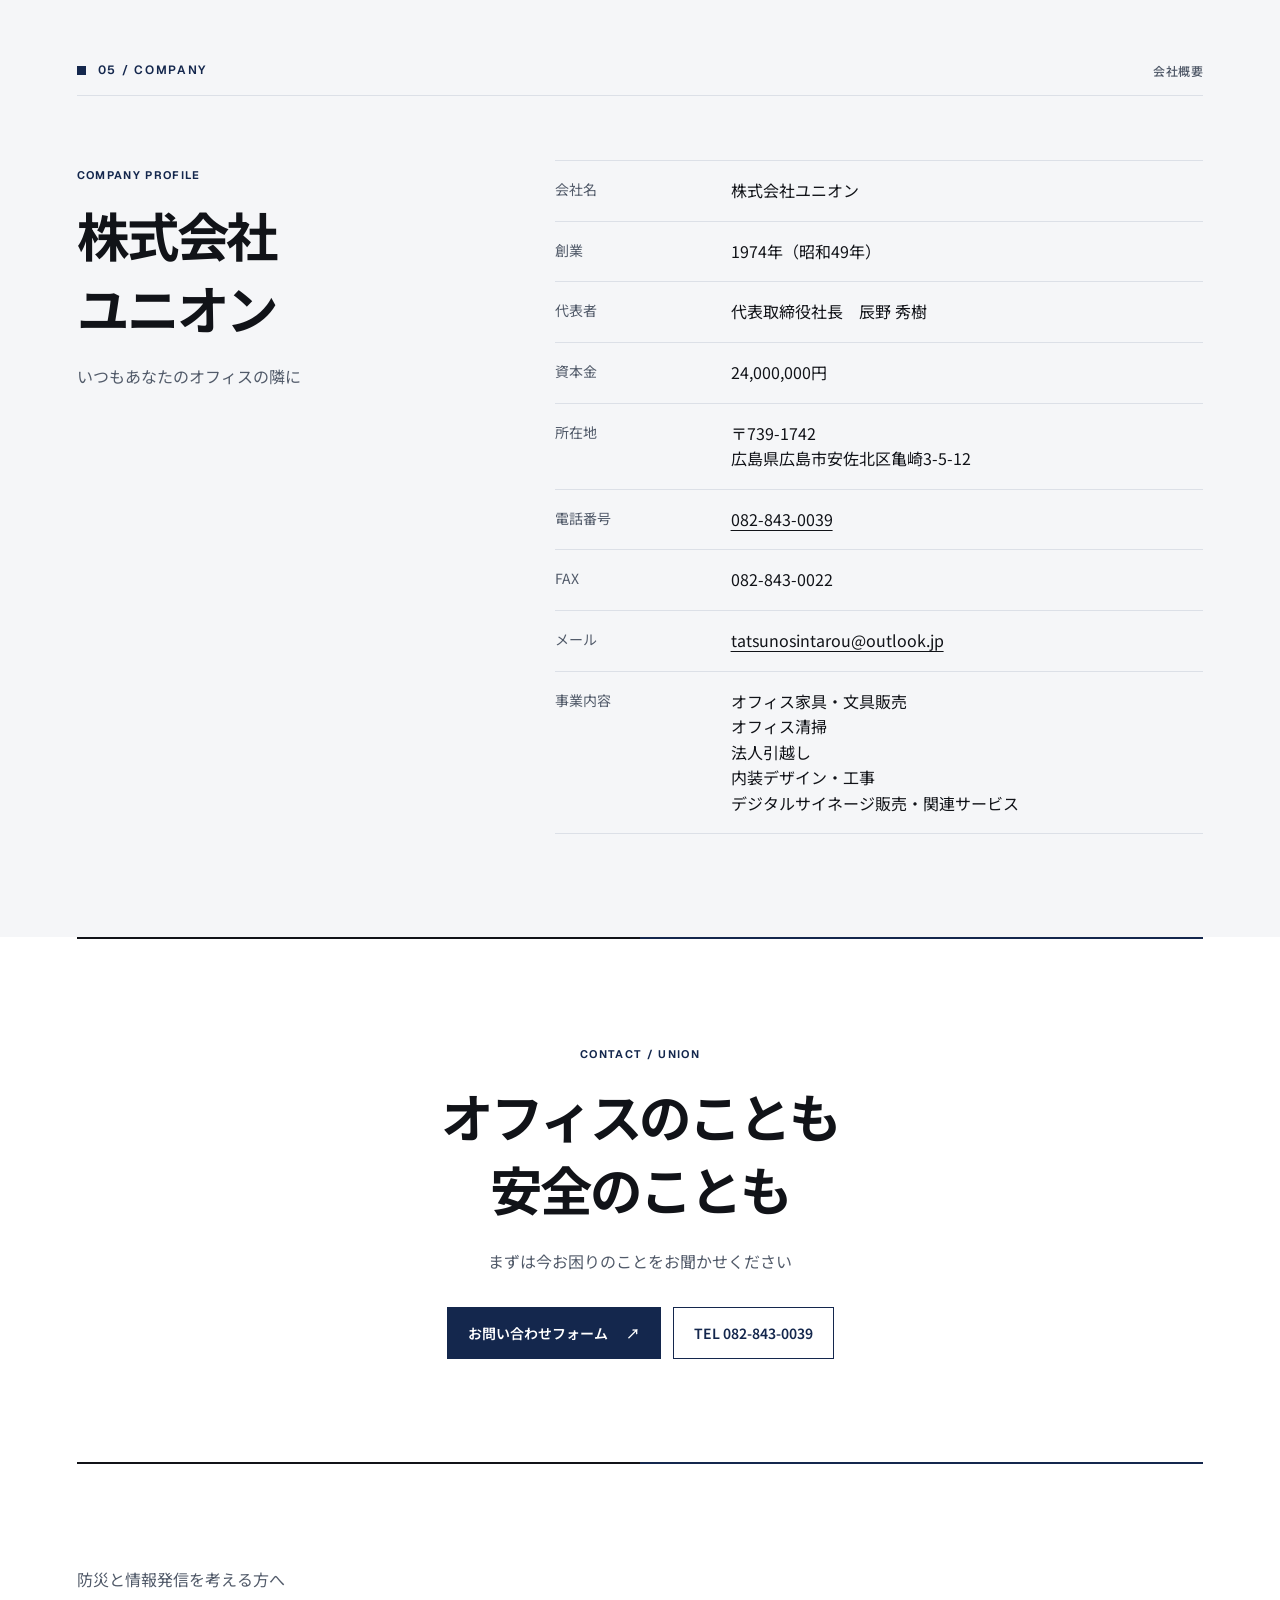
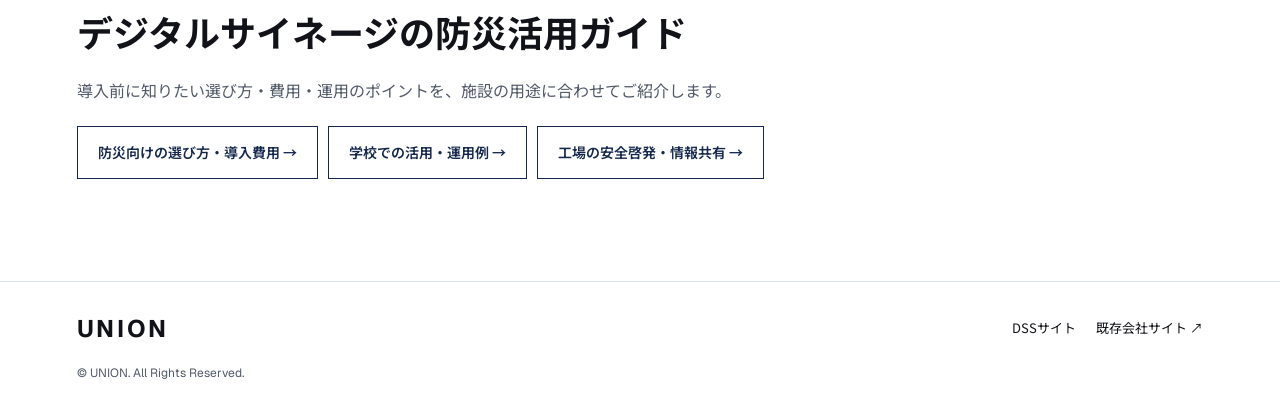
<file: company/index.html>
<!doctype html>
<html lang="ja">
<head>
<script async src="https://www.googletagmanager.com/gtag/js?id=G-GKJ5CT59DS"></script>
<script>window.dataLayer=window.dataLayer||[];function gtag(){dataLayer.push(arguments)}gtag('js',new Date());gtag('config','G-GKJ5CT59DS');</script>
<link rel="preconnect" href="https://fonts.googleapis.com">
<link rel="preconnect" href="https://fonts.gstatic.com" crossorigin>
<meta charset="UTF-8"><meta name="viewport" content="width=device-width,initial-scale=1"><meta name="theme-color" content="#ffffff">
<title>株式会社ユニオンの会社概要｜広島のオフィス・サイネージ事業</title>
<meta name="description" content="1974年創業、広島の株式会社ユニオンの会社概要。オフィス家具・文具、清掃、法人引越し、内装工事に加え、デジタルサイネージサポートサインを取り扱っています。">
<link rel="icon" href="../assets/favicon.svg" type="image/svg+xml"><link rel="stylesheet" href="company.css?v=20261115-3"><script src="company.js?v=20261115-3" defer></script>
<link rel="canonical" href="https://tatuno21-dev.github.io/-GPT-HP/company/"><meta property="og:locale" content="ja_JP"><meta property="og:type" content="website"><meta property="og:title" content="株式会社ユニオンの会社概要｜広島のオフィス・サイネージ事業"><meta property="og:description" content="1974年創業、広島の株式会社ユニオンの会社概要。オフィス家具・文具、清掃、法人引越し、内装工事に加え、デジタルサイネージサポートサインを取り扱っています。"><meta property="og:url" content="https://tatuno21-dev.github.io/-GPT-HP/company/"><meta property="og:image" content="https://tatuno21-dev.github.io/-GPT-HP/assets/entrance.jpeg"><meta name="twitter:card" content="summary_large_image"><script type="application/ld+json">{"@context": "https://schema.org", "@graph": [{"@type": "WebPage", "@id": "https://tatuno21-dev.github.io/-GPT-HP/company/#webpage", "url": "https://tatuno21-dev.github.io/-GPT-HP/company/", "name": "株式会社ユニオンの会社概要｜広島のオフィス・サイネージ事業", "description": "1974年創業、広島の株式会社ユニオンの会社概要。オフィス家具・文具、清掃、法人引越し、内装工事に加え、デジタルサイネージサポートサインを取り扱っています。", "inLanguage": "ja", "publisher": {"@id": "https://tatuno21-dev.github.io/-GPT-HP/company/#organization"}}, {"@type": "BreadcrumbList", "itemListElement": [{"@type": "ListItem", "position": 1, "name": "ホーム", "item": "https://tatuno21-dev.github.io/-GPT-HP/"}, {"@type": "ListItem", "position": 2, "name": "会社概要", "item": "https://tatuno21-dev.github.io/-GPT-HP/company/"}]}, {"@type": "Organization", "@id": "https://tatuno21-dev.github.io/-GPT-HP/company/#organization", "name": "株式会社ユニオン", "url": "https://tatuno21-dev.github.io/-GPT-HP/company/", "telephone": "+81-82-843-0039"}]}</script></head>
<body>
<a class="skip" href="#main">本文へ移動</a>
<header class="company-header"><a class="union-brand" href="../" aria-label="DSSサイトのトップへ"><span>UNION</span></a><nav aria-label="会社紹介メニュー"><a href="#philosophy">理念</a><a href="#business">事業内容</a><a href="#trust">実績</a><a href="#profile">会社概要</a><a href="../news/">メディア・お知らせ</a><a class="back-dss" href="../">DSSサイトへ <span>↗</span></a></nav><button class="menu-toggle" aria-expanded="false" aria-controls="company-mobile-nav" aria-label="メニューを開く"><span></span><span></span></button></header>
<nav id="company-mobile-nav" class="mobile-nav" hidden><a href="#philosophy">理念</a><a href="#business">事業内容</a><a href="#trust">実績</a><a href="#profile">会社概要</a><a href="../news/">メディア・お知らせ</a><a href="../">DSSサイトへ ↗</a></nav>
<main id="main">
<nav class="breadcrumbs" aria-label="パンくず"><a href="../">ホーム</a> / <span aria-current="page">会社概要</span></nav>
<section class="company-hero" aria-labelledby="company-title">
  <div class="hero-content">
    <div class="hero-copy">
      <p class="hero-company">株式会社ユニオン</p>
      <h1 id="company-title" lang="en">
        <span class="hero-word">UNION</span>
        <span class="hero-tagline">TOTAL OFFICE<br>SUPPORT.</span>
      </h1>
      <p class="hero-message">オフィスが会社の武器になる</p>
      <p class="hero-subtitle">いつもあなたのオフィスの隣に</p>
    </div>
    <div id="hero-motion" class="hero-art" aria-hidden="true">
      <div class="hero-depth-type">
        <span>UNION</span>
        <span>TOTAL OFFICE SUPPORT.</span>
      </div>
      <div class="hero-space">
        <span class="hero-square"></span>
        <span class="hero-square"></span>
        <span class="hero-square"></span>
        <span class="hero-square"></span>
        <span class="hero-square"></span>
        <span class="hero-square"></span>
        <span class="hero-square"></span>
        <span class="hero-square"></span>
        <span class="hero-square"></span>
        <span class="hero-square"></span>
        <span class="hero-square"></span>
        <span class="hero-square"></span>
        <span class="hero-square"></span>
        <span class="hero-square"></span>
      </div>
    </div>
  </div>
  <div class="hero-bottom">
    <a class="scroll" href="#history">OUR STORY <span aria-hidden="true">↓</span></a>
    <div class="hero-meta">
      <span lang="en">HIROSHIMA / EST. 1974</span>
      <button class="motion-toggle" type="button" aria-controls="hero-motion" aria-label="背景のアニメーションを一時停止" aria-pressed="false" hidden><span aria-hidden="true"></span></button>
    </div>
  </div>
</section>

<section id="history" class="history section">
  <div class="section-label reveal"><span>01 / HISTORY</span><span>広島で50年以上</span></div>
  <div class="history-lead reveal"><h2><span class="history-title-line">オフィスに寄り添い</span><span>50年以上</span></h2><p>私たちはオフィス家具・文具の販売から始まり<br>お客様の課題に寄り添い　清掃　引越し　内装工事へと様々なノウハウを蓄積し<br>常にお客様の期待にお応えできるよう進化してきました<br><br>その中でもお客様が気持ちよく働ける商品とサービスを提供し<br>お客様の喜び　感動　笑顔を創造する姿勢は50年以上変わりません</p></div></section>

<section id="philosophy" class="philosophy section">
  <div class="section-label reveal"><span>02 / PHILOSOPHY</span><span>私たちが大切にしていること</span></div>
  <div class="philosophy-grid reveal"><p class="philosophy-en">Make work<br><i>feel better</i></p><div><h2>働く人の<br>喜び・感動・笑顔をつくる</h2><blockquote>私たちはお客様が気持ちよく仕事ができるための商品とサービスを提供し続けることで<br>お客様の喜び・感動・笑顔を創造します</blockquote><span>株式会社ユニオン　全社活動理念</span></div></div></section>

<section id="business" class="business section">
  <div class="section-label reveal"><span>03 / BUSINESS</span><span>仕事を支える5つの事業</span></div>
  <div class="business-heading reveal"><h2>売るだけではなく<br>オフィス環境を<br>トータルで支える</h2><p>日々使う用品から空間づくり　移転　清掃　そして情報発信まで<br>必要なサービスをつなぎ　お客様の働く環境を一緒につくります</p></div>
  <div class="business-list">
    <article class="reveal"><span>01 / OFFICE</span><h3>オフィス家具・文具販売</h3><p>働き方と空間に合う家具・用品をご提案します</p></article>
    <article class="reveal"><span>02 / CLEAN</span><h3>オフィス清掃</h3><p>気持ちよく働ける環境を日々の管理から支えます</p></article>
    <article class="reveal"><span>03 / MOVE</span><h3>法人引越し</h3><p>移転計画から搬出・搬入まで業務への影響を抑えて進めます</p></article>
    <article class="reveal"><span>04 / DESIGN</span><h3>内装デザイン・工事</h3><p>働きやすさと企業らしさを形にする空間をご提案します</p></article>
    <article class="business-feature reveal"><span>05 / DIGITAL SIGNAGE</span><h3>デジタルサイネージ販売・関連サービス</h3><p>日常の情報発信から安全・防災の備えまで運用を含めて支えます</p></article></div></section>

<section class="safety-bridge"><div class="bridge-image reveal"><img src="../assets/daily-use-image.jpeg" alt="商業施設の入口に設置されたデジタルサイネージサポートサイン" loading="lazy" decoding="async"><span>デジタルサイネージサポートサイン活用イメージ</span></div><div class="bridge-copy reveal"><h2><span class="bridge-theme">防災×広告×CSR</span><br>新しい価値を創出</h2><p>1974年から働く環境を支えてきたユニオンは<br>これからの仕事と暮らしに「安全」という価値を届けます</p><blockquote>安全をあなたの日常の景色に</blockquote><a href="../product/">デジタルサイネージサポートサインを見る <span>↗</span></a></div></section>

<section id="trust" class="trust section">
  <div class="section-label reveal"><span>04 / TRUST</span><span>積み重ねてきた信頼</span></div>
  <div class="trust-heading reveal"><h2><span class="trust-sectors">企業　官公庁　学校　医療</span><span class="trust-message">幅広い現場のそばに</span></h2><p>広島のさまざまな法人・施設との取引を通じて<br>現場ごとに異なる仕事環境の課題に向き合ってきました</p></div>
  <div class="client-groups">
    <article class="reveal"><span>PUBLIC & EDUCATION</span><h3>官公庁・教育</h3><p>広島県庁 / 県立高等学校 / 市立中学校 / 市内幼稚園・保育園 ほか</p></article>
    <article class="reveal"><span>MEDICAL & PUBLIC</span><h3>医療・公共</h3><p>県立二葉の里病院 / 吉田総合病院 / 日本放送協会 ほか</p></article>
    <article class="reveal"><span>BUSINESS</span><h3>民間企業</h3><p>三菱重工業関連会社 / 中電関連会社 / 戸田工業 / 中国塗料 / 生協ひろしま ほか</p></article></div><p class="client-note">※掲載名称はお取引先の一部です</p></section>

<section class="field-gallery" aria-label="安全事業の活用イメージ">
    <figure class="reveal"><img src="../assets/emergency-use-image.jpeg" alt="避難所で支援物資の運搬に使われるサポートサイン" loading="lazy" decoding="async"><figcaption>地域と施設の安全を支える</figcaption></figure>
    <figure class="reveal"><img src="../assets/learning-new.jpeg" alt="学校で車椅子体験を行う生徒たち" loading="lazy" decoding="async"><figcaption>次の世代へ　学びと備えを</figcaption></figure></section>

<section id="profile" class="profile section">
  <div class="section-label reveal"><span>05 / COMPANY</span><span>会社概要</span></div>
  <div class="profile-grid"><div class="profile-title reveal"><span>COMPANY PROFILE</span><h2>株式会社<br>ユニオン</h2><p>いつもあなたのオフィスの隣に</p></div>
  <dl class="profile-list"><div class="reveal"><dt>会社名</dt><dd>株式会社ユニオン</dd></div><div class="reveal"><dt>創業</dt><dd>1974年（昭和49年）</dd></div><div class="reveal"><dt>代表者</dt><dd>代表取締役社長　辰野 秀樹</dd></div><div class="reveal"><dt>資本金</dt><dd>24,000,000円</dd></div><div class="reveal"><dt>所在地</dt><dd>〒739-1742<br>広島県広島市安佐北区亀崎3-5-12</dd></div><div class="reveal"><dt>電話番号</dt><dd><a href="tel:0828430039">082-843-0039</a></dd></div><div class="reveal"><dt>FAX</dt><dd>082-843-0022</dd></div><div class="reveal"><dt>メール</dt><dd><a href="mailto:tatsunosintarou@outlook.jp">tatsunosintarou@outlook.jp</a></dd></div><div class="reveal"><dt>事業内容</dt><dd>オフィス家具・文具販売<br>オフィス清掃<br>法人引越し<br>内装デザイン・工事<br>デジタルサイネージ販売・関連サービス</dd></div></dl></div></section>

<section class="company-contact reveal"><span>CONTACT / UNION</span><h2>オフィスのことも<br>安全のことも</h2><p>まずは今お困りのことをお聞かせください</p><div><a class="contact-primary" href="https://docs.google.com/forms/d/e/1FAIpQLSdQvwUCY77L22IvAKcECpF384Vm-meFKupwjZma_bfVFzkHiA/viewform?usp=publish-editor" target="_blank" rel="noopener noreferrer">お問い合わせフォーム <span>↗</span></a><a href="tel:0828430039">TEL 082-843-0039</a></div></section>
<section class="dss-guides reveal" aria-labelledby="dss-guide-title"><p>防災と情報発信を考える方へ</p><h2 id="dss-guide-title">デジタルサイネージの防災活用ガイド</h2><p>導入前に知りたい選び方・費用・運用のポイントを、施設の用途に合わせてご紹介します。</p><div><a href="../disaster-prevention/">防災向けの選び方・導入費用 →</a><a href="../school/">学校での活用・運用例 →</a><a href="../factory/">工場の安全啓発・情報共有 →</a></div></section></main>
<footer><a class="union-brand" href="../"><span>UNION</span></a><div><a href="../">DSSサイト</a><a href="https://www.bunguno-union.com/" target="_blank" rel="noopener noreferrer">既存会社サイト ↗</a></div><span>© UNION. All Rights Reserved.</span></footer>
</body>
</html>
</file>
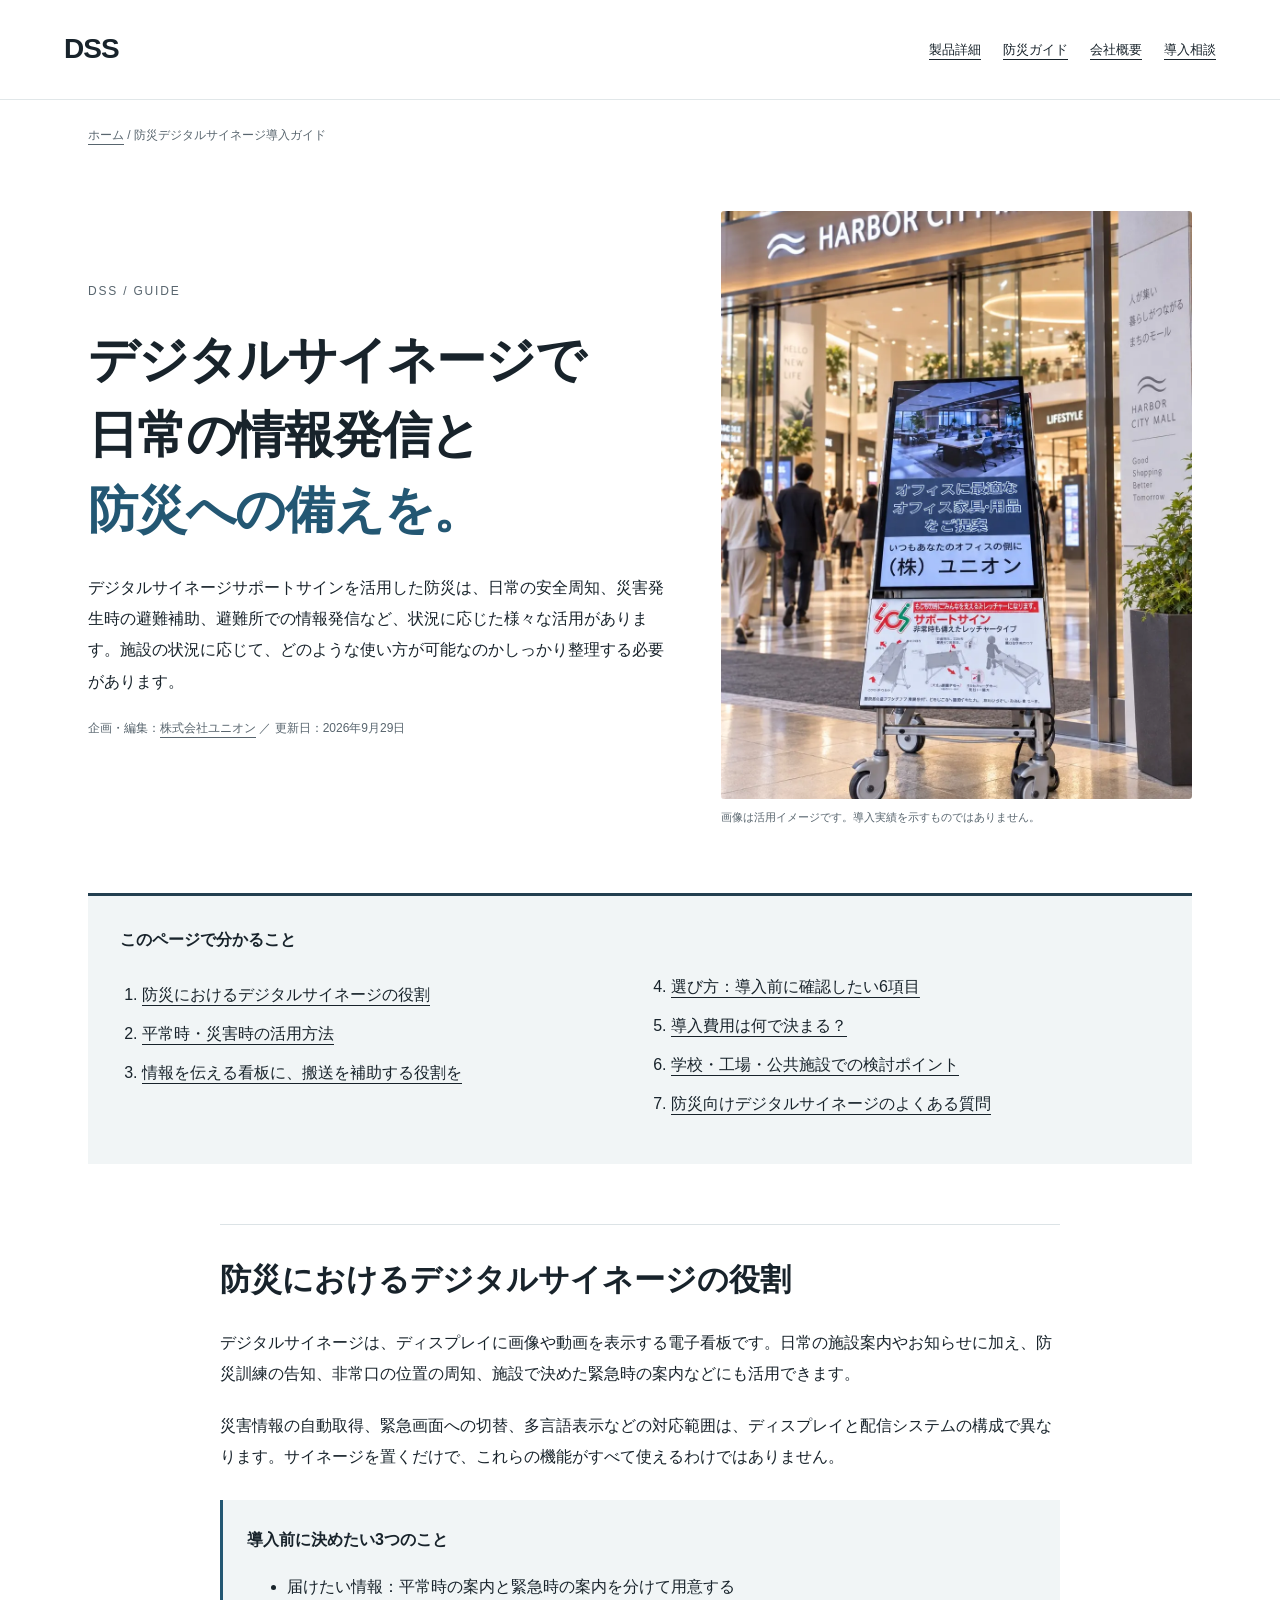
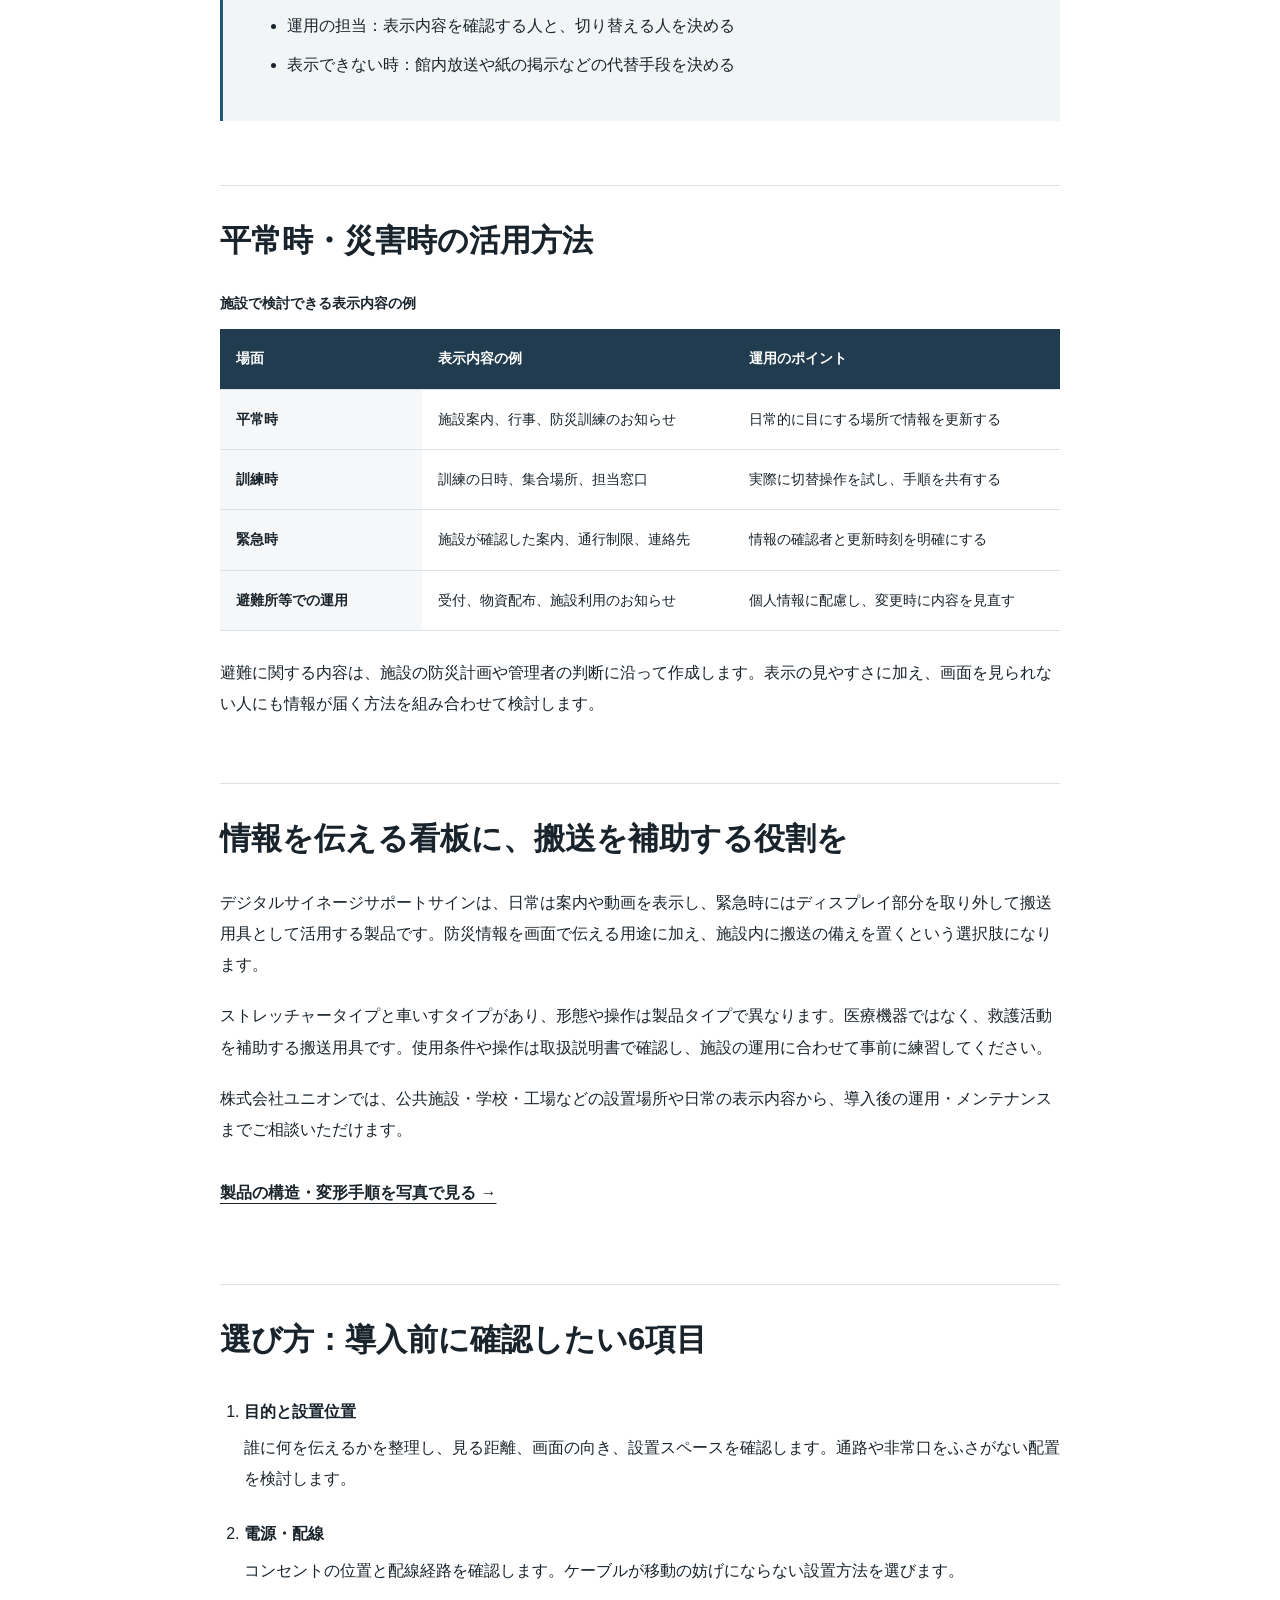
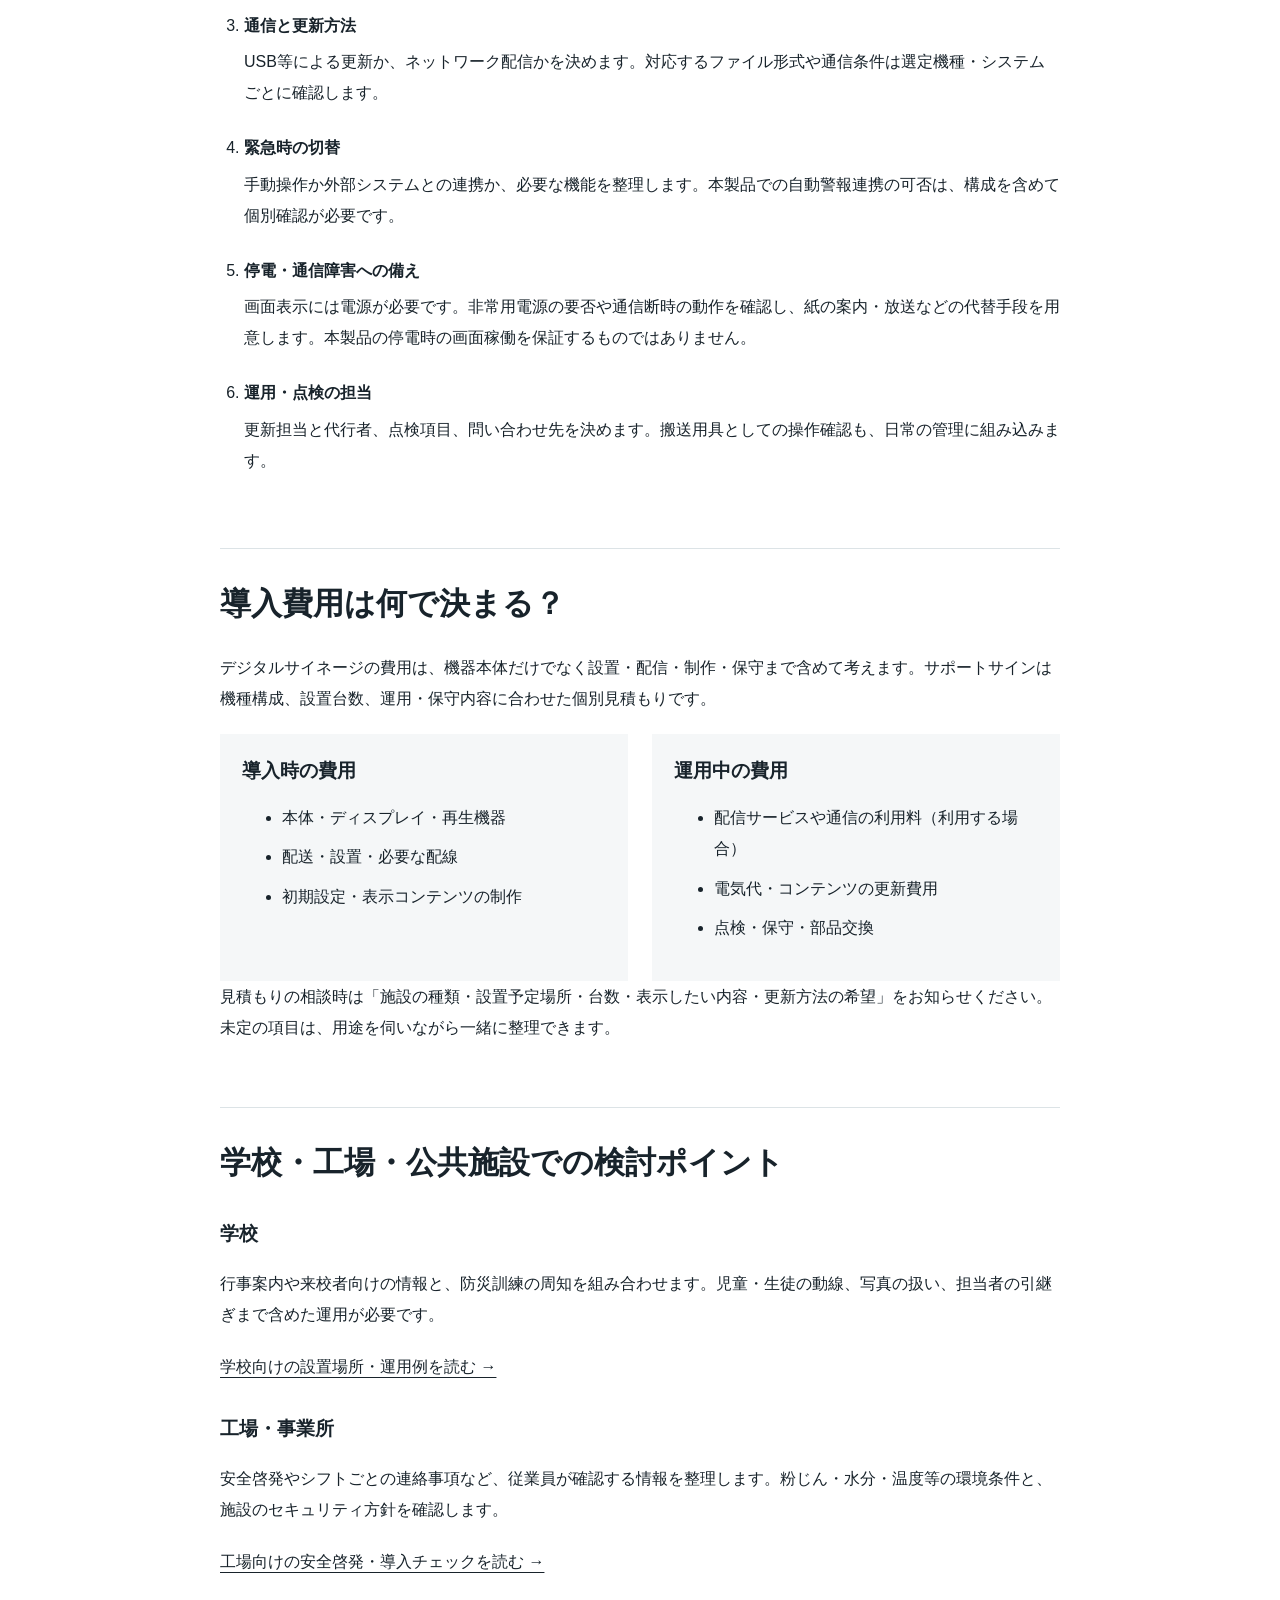
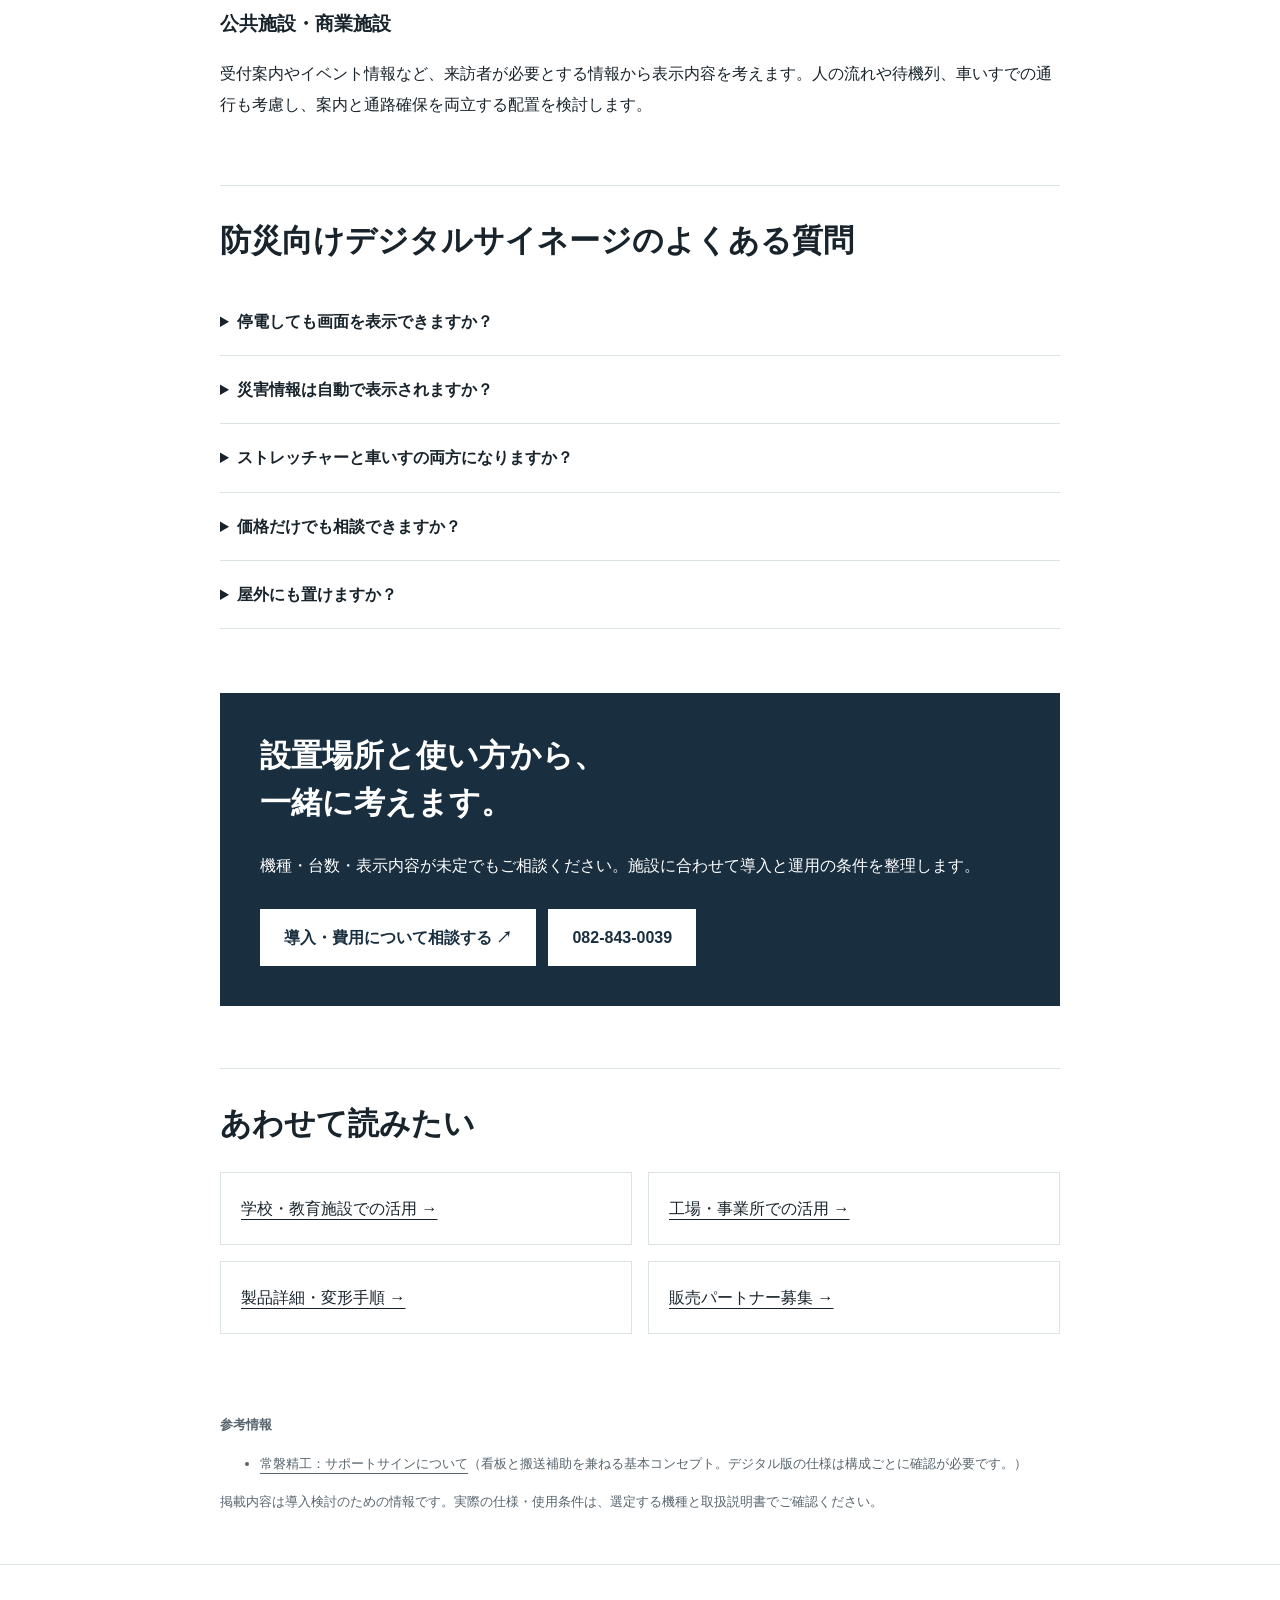
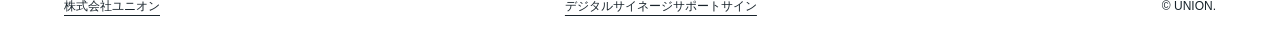
<file: disaster-prevention/index.html>
<!doctype html><html lang="ja"><head><meta charset="utf-8"><meta name="viewport" content="width=device-width,initial-scale=1"><title>防災に役立つデジタルサイネージ｜活用方法・選び方・導入費用</title><meta name="description" content="防災向けデジタルサイネージの活用方法、停電・通信への備え、導入費用の内訳を解説。学校・工場・公共施設の情報発信と、緊急時の搬送補助を両立するサポートサインをご紹介します。"><link rel="canonical" href="https://tatuno21-dev.github.io/-GPT-HP/disaster-prevention/"><link rel="icon" href="../assets/favicon.svg"><link rel="stylesheet" href="../guide.css?v=20260925-2"><meta property="og:locale" content="ja_JP"><meta property="og:type" content="website"><meta property="og:title" content="防災に役立つデジタルサイネージ｜活用方法・選び方・導入費用"><meta property="og:description" content="防災向けデジタルサイネージの活用方法、停電・通信への備え、導入費用の内訳を解説。学校・工場・公共施設の情報発信と、緊急時の搬送補助を両立するサポートサインをご紹介します。"><meta property="og:url" content="https://tatuno21-dev.github.io/-GPT-HP/disaster-prevention/"><meta property="og:image" content="https://tatuno21-dev.github.io/-GPT-HP/assets/product-daily.webp"><meta name="twitter:card" content="summary_large_image"><script type="application/ld+json">{"@context": "https://schema.org", "@graph": [{"@type": "WebPage", "@id": "https://tatuno21-dev.github.io/-GPT-HP/disaster-prevention/#webpage", "url": "https://tatuno21-dev.github.io/-GPT-HP/disaster-prevention/", "name": "防災に役立つデジタルサイネージ｜活用方法・選び方・導入費用", "description": "防災向けデジタルサイネージの活用方法、停電・通信への備え、導入費用の内訳を解説。学校・工場・公共施設の情報発信と、緊急時の搬送補助を両立するサポートサインをご紹介します。", "inLanguage": "ja", "publisher": {"@id": "https://tatuno21-dev.github.io/-GPT-HP/company/#organization"}}, {"@type": "BreadcrumbList", "itemListElement": [{"@type": "ListItem", "position": 1, "name": "ホーム", "item": "https://tatuno21-dev.github.io/-GPT-HP/"}, {"@type": "ListItem", "position": 2, "name": "防災デジタルサイネージ導入ガイド", "item": "https://tatuno21-dev.github.io/-GPT-HP/disaster-prevention/"}]}]}</script><script async src="https://www.googletagmanager.com/gtag/js?id=G-GKJ5CT59DS"></script><script>window.dataLayer=window.dataLayer||[];function gtag(){dataLayer.push(arguments)}gtag('js',new Date());gtag('config','G-GKJ5CT59DS');</script><script>document.addEventListener('click',function(e){var a=e.target.closest('a[data-contact]');if(a&&typeof gtag==='function'){gtag('event','contact_click',{contact_method:a.dataset.contact,page_path:location.pathname});}});</script></head><body>
<a class="skip" href="#main">本文へ移動</a><header><a class="brand" href="../" aria-label="DSS トップページ">DSS</a><nav aria-label="メインメニュー"><a href="../product/">製品詳細</a><a href="../disaster-prevention/">防災ガイド</a><a href="../company/">会社概要</a><a href="#contact">導入相談</a></nav></header><main id="main"><nav class="crumb" aria-label="パンくず"><a href="../">ホーム</a> / <span aria-current="page">防災デジタルサイネージ導入ガイド</span></nav>
<section class="hero"><div><p class="eyebrow">DSS / GUIDE</p><h1>デジタルサイネージで<br>日常の情報発信と<br><em>防災への備えを。</em></h1><p class="intro">デジタルサイネージサポートサインを活用した防災は、日常の安全周知、災害発生時の避難補助、避難所での情報発信など、状況に応じた様々な活用があります。施設の状況に応じて、どのような使い方が可能なのかしっかり整理する必要があります。</p><p class="byline">企画・編集：<a href="../company/">株式会社ユニオン</a> ／ 更新日：<time datetime="2026-09-29">2026年9月29日</time></p></div><figure><img src="../assets/product-daily.webp" alt="商業施設でデジタルサイネージサポートサインを活用するイメージ" width="1000" height="1250" fetchpriority="high"><figcaption>画像は活用イメージです。導入実績を示すものではありません。</figcaption></figure></section>
<nav class="toc" aria-label="このページの目次"><strong>このページで分かること</strong><ol><li><a href="#basics">防災におけるデジタルサイネージの役割</a></li><li><a href="#uses">平常時・災害時の活用方法</a></li><li><a href="#support-sign">情報を伝える看板に、搬送を補助する役割を</a></li><li><a href="#choose">選び方：導入前に確認したい6項目</a></li><li><a href="#cost">導入費用は何で決まる？</a></li><li><a href="#facilities">学校・工場・公共施設での検討ポイント</a></li><li><a href="#faq">防災向けデジタルサイネージのよくある質問</a></li></ol></nav><article class="article"><section id="basics"><h2>防災におけるデジタルサイネージの役割</h2><p>デジタルサイネージは、ディスプレイに画像や動画を表示する電子看板です。日常の施設案内やお知らせに加え、防災訓練の告知、非常口の位置の周知、施設で決めた緊急時の案内などにも活用できます。</p><p>災害情報の自動取得、緊急画面への切替、多言語表示などの対応範囲は、ディスプレイと配信システムの構成で異なります。サイネージを置くだけで、これらの機能がすべて使えるわけではありません。</p><div class="callout"><strong>導入前に決めたい3つのこと</strong><ul><li>届けたい情報：平常時の案内と緊急時の案内を分けて用意する</li><li>運用の担当：表示内容を確認する人と、切り替える人を決める</li><li>表示できない時：館内放送や紙の掲示などの代替手段を決める</li></ul></div></section><section id="uses"><h2>平常時・災害時の活用方法</h2><div class="table-wrap"><table><caption>施設で検討できる表示内容の例</caption><thead><tr><th>場面</th><th>表示内容の例</th><th>運用のポイント</th></tr></thead><tbody><tr><th>平常時</th><td>施設案内、行事、防災訓練のお知らせ</td><td>日常的に目にする場所で情報を更新する</td></tr><tr><th>訓練時</th><td>訓練の日時、集合場所、担当窓口</td><td>実際に切替操作を試し、手順を共有する</td></tr><tr><th>緊急時</th><td>施設が確認した案内、通行制限、連絡先</td><td>情報の確認者と更新時刻を明確にする</td></tr><tr><th>避難所等での運用</th><td>受付、物資配布、施設利用のお知らせ</td><td>個人情報に配慮し、変更時に内容を見直す</td></tr></tbody></table></div><p>避難に関する内容は、施設の防災計画や管理者の判断に沿って作成します。表示の見やすさに加え、画面を見られない人にも情報が届く方法を組み合わせて検討します。</p></section><section id="support-sign"><h2>情報を伝える看板に、搬送を補助する役割を</h2><p>デジタルサイネージサポートサインは、日常は案内や動画を表示し、緊急時にはディスプレイ部分を取り外して搬送用具として活用する製品です。防災情報を画面で伝える用途に加え、施設内に搬送の備えを置くという選択肢になります。</p><p>ストレッチャータイプと車いすタイプがあり、形態や操作は製品タイプで異なります。医療機器ではなく、救護活動を補助する搬送用具です。使用条件や操作は取扱説明書で確認し、施設の運用に合わせて事前に練習してください。</p><p>株式会社ユニオンでは、公共施設・学校・工場などの設置場所や日常の表示内容から、導入後の運用・メンテナンスまでご相談いただけます。</p><a class="text-link" href="../product/">製品の構造・変形手順を写真で見る →</a></section><section id="choose"><h2>選び方：導入前に確認したい6項目</h2><ol class="checklist"><li><strong>目的と設置位置</strong><p>誰に何を伝えるかを整理し、見る距離、画面の向き、設置スペースを確認します。通路や非常口をふさがない配置を検討します。</p></li><li><strong>電源・配線</strong><p>コンセントの位置と配線経路を確認します。ケーブルが移動の妨げにならない設置方法を選びます。</p></li><li><strong>通信と更新方法</strong><p>USB等による更新か、ネットワーク配信かを決めます。対応するファイル形式や通信条件は選定機種・システムごとに確認します。</p></li><li><strong>緊急時の切替</strong><p>手動操作か外部システムとの連携か、必要な機能を整理します。本製品での自動警報連携の可否は、構成を含めて個別確認が必要です。</p></li><li><strong>停電・通信障害への備え</strong><p>画面表示には電源が必要です。非常用電源の要否や通信断時の動作を確認し、紙の案内・放送などの代替手段を用意します。本製品の停電時の画面稼働を保証するものではありません。</p></li><li><strong>運用・点検の担当</strong><p>更新担当と代行者、点検項目、問い合わせ先を決めます。搬送用具としての操作確認も、日常の管理に組み込みます。</p></li></ol></section><section id="cost"><h2>導入費用は何で決まる？</h2><p>デジタルサイネージの費用は、機器本体だけでなく設置・配信・制作・保守まで含めて考えます。サポートサインは機種構成、設置台数、運用・保守内容に合わせた個別見積もりです。</p><div class="two-col"><div><h3>導入時の費用</h3><ul><li>本体・ディスプレイ・再生機器</li><li>配送・設置・必要な配線</li><li>初期設定・表示コンテンツの制作</li></ul></div><div><h3>運用中の費用</h3><ul><li>配信サービスや通信の利用料（利用する場合）</li><li>電気代・コンテンツの更新費用</li><li>点検・保守・部品交換</li></ul></div></div><p>見積もりの相談時は「施設の種類・設置予定場所・台数・表示したい内容・更新方法の希望」をお知らせください。未定の項目は、用途を伺いながら一緒に整理できます。</p></section><section id="facilities"><h2>学校・工場・公共施設での検討ポイント</h2><h3>学校</h3><p>行事案内や来校者向けの情報と、防災訓練の周知を組み合わせます。児童・生徒の動線、写真の扱い、担当者の引継ぎまで含めた運用が必要です。</p><p><a href="../school/">学校向けの設置場所・運用例を読む →</a></p><h3>工場・事業所</h3><p>安全啓発やシフトごとの連絡事項など、従業員が確認する情報を整理します。粉じん・水分・温度等の環境条件と、施設のセキュリティ方針を確認します。</p><p><a href="../factory/">工場向けの安全啓発・導入チェックを読む →</a></p><h3>公共施設・商業施設</h3><p>受付案内やイベント情報など、来訪者が必要とする情報から表示内容を考えます。人の流れや待機列、車いすでの通行も考慮し、案内と通路確保を両立する配置を検討します。</p></section><section id="faq"><h2>防災向けデジタルサイネージのよくある質問</h2><details><summary>停電しても画面を表示できますか？</summary><p>画面の表示には電源が必要です。非常用電源の有無、必要な電力、稼働時間は機器構成ごとに確認してください。搬送用具としての使用と、画面の停電対応は別々に確認する必要があります。</p></details><details><summary>災害情報は自動で表示されますか？</summary><p>自動表示には対応する配信システムや情報サービスとの連携が必要です。標準機能として一律にはご案内していません。希望する情報と運用方法をお知らせください。</p></details><details><summary>ストレッチャーと車いすの両方になりますか？</summary><p>製品タイプにより異なります。ストレッチャータイプと車いすタイプがあるため、必要な用途と設置環境に合わせてご相談ください。</p></details><details><summary>価格だけでも相談できますか？</summary><p>はい。設置台数や機種、運用内容を伺ってお見積もりします。まだ条件が決まっていない段階でもご相談いただけます。</p></details><details><summary>屋外にも置けますか？</summary><p>防水・防じんなどの仕様と設置環境の確認が必要です。直射日光や強風が長時間当たる場所を避け、機器に適した環境か個別に確認します。</p></details></section>
<aside class="cta" id="contact"><h2>設置場所と使い方から、<br>一緒に考えます。</h2><p>機種・台数・表示内容が未定でもご相談ください。施設に合わせて導入と運用の条件を整理します。</p><a class="button" href="https://docs.google.com/forms/d/e/1FAIpQLSdQvwUCY77L22IvAKcECpF384Vm-meFKupwjZma_bfVFzkHiA/viewform" data-contact="form">導入・費用について相談する ↗</a><a class="button" href="tel:0828430039" data-contact="phone">082-843-0039</a></aside>
<nav class="related" aria-label="関連ページ"><h2>あわせて読みたい</h2><ul><li><a href="../school/">学校・教育施設での活用 →</a></li><li><a href="../factory/">工場・事業所での活用 →</a></li><li><a href="../product/">製品詳細・変形手順 →</a></li><li><a href="../partners/">販売パートナー募集 →</a></li></ul></nav>
<div class="sources"><strong>参考情報</strong><ul><li><a href="https://www.tokisei.co.jp/?mode=f7">常磐精工：サポートサインについて</a>（看板と搬送補助を兼ねる基本コンセプト。デジタル版の仕様は構成ごとに確認が必要です。）</li></ul><p>掲載内容は導入検討のための情報です。実際の仕様・使用条件は、選定する機種と取扱説明書でご確認ください。</p></div></article></main><footer><a href="../company/">株式会社ユニオン</a><a href="../">デジタルサイネージサポートサイン</a><span>© UNION.</span></footer></body></html>
</file>
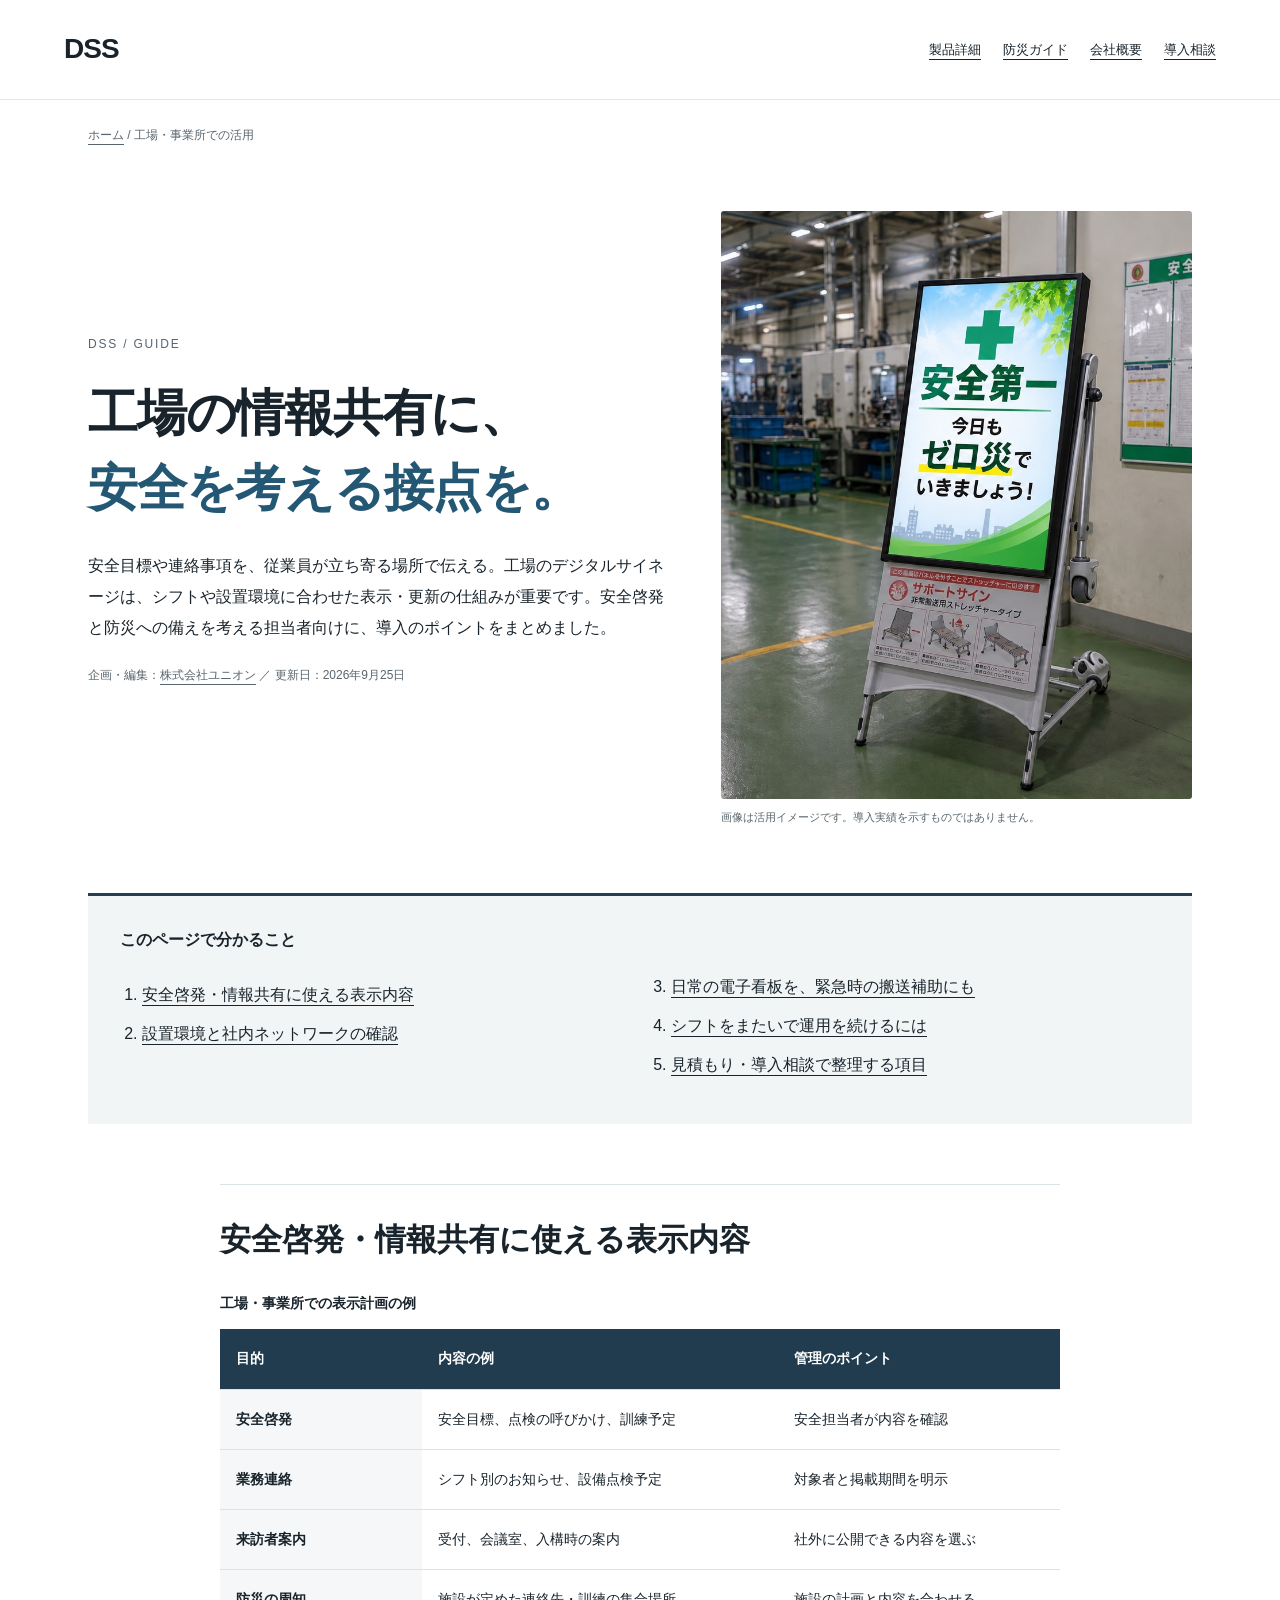
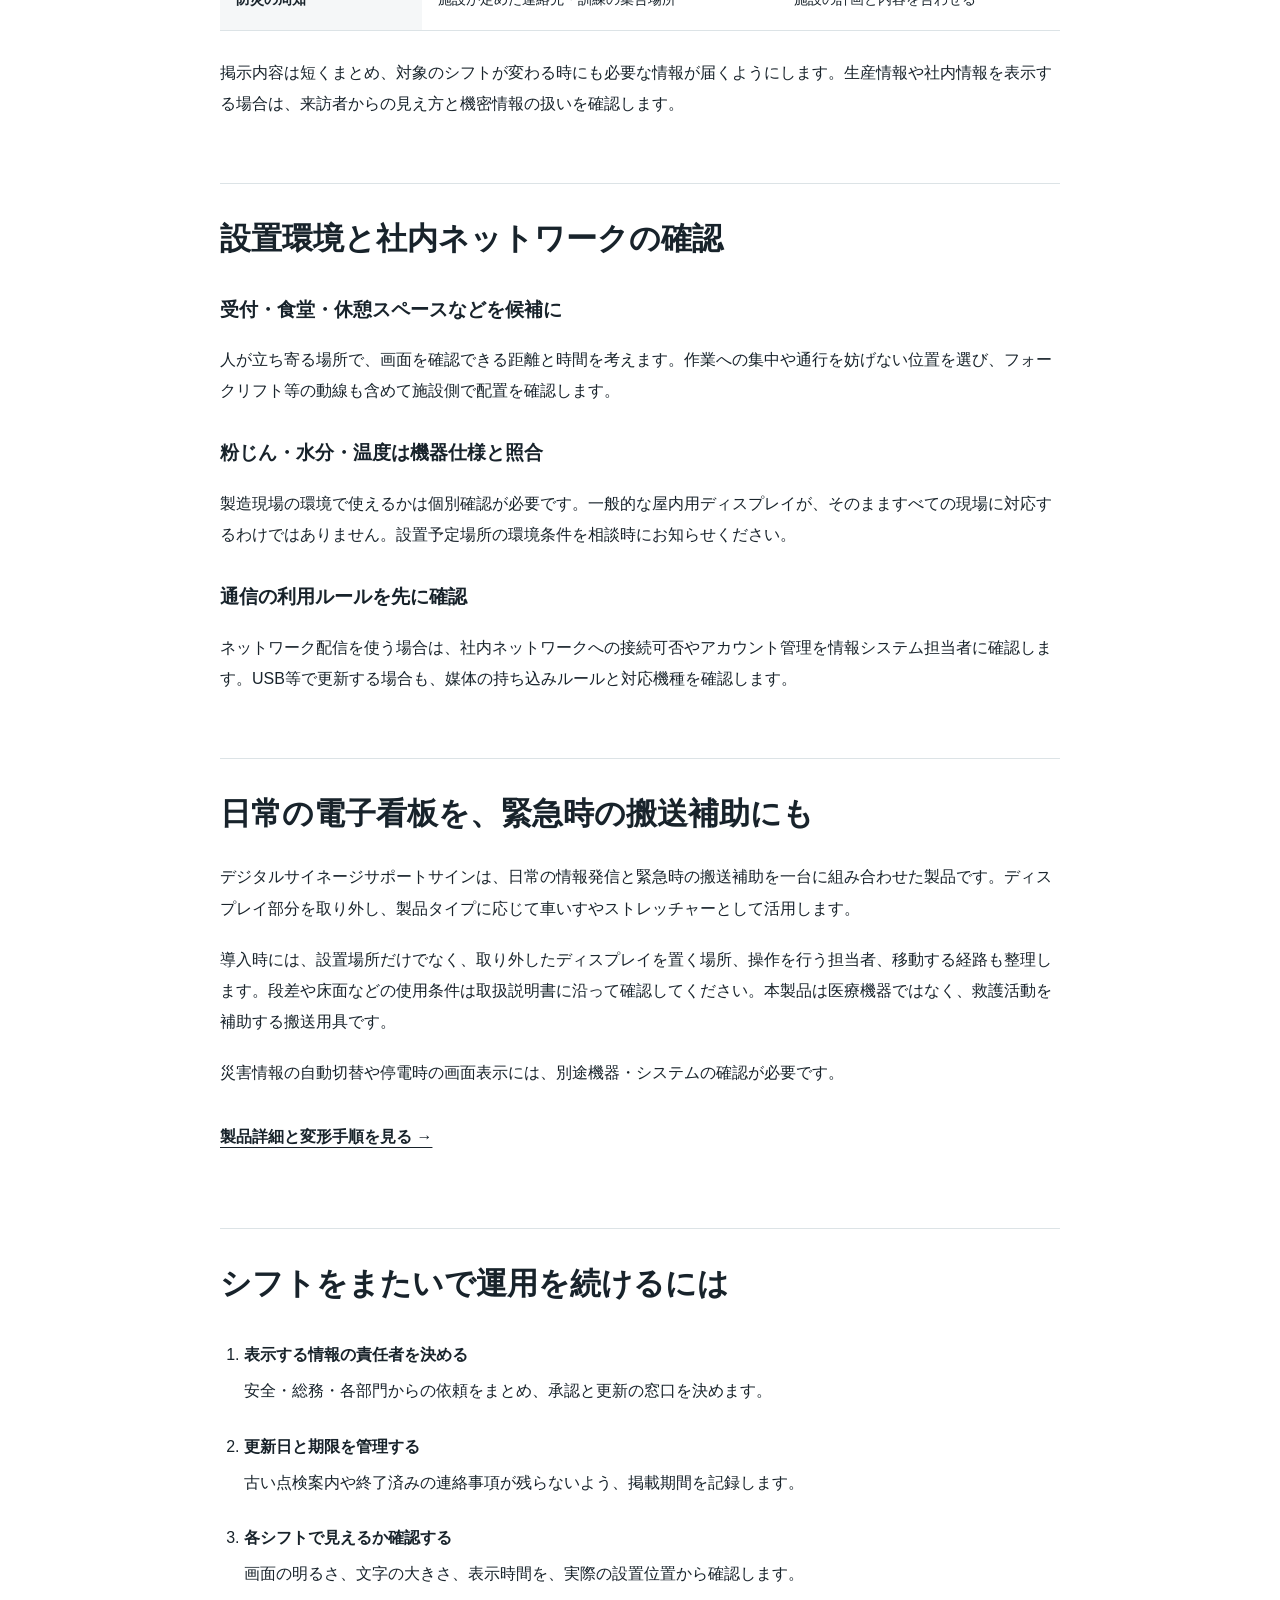
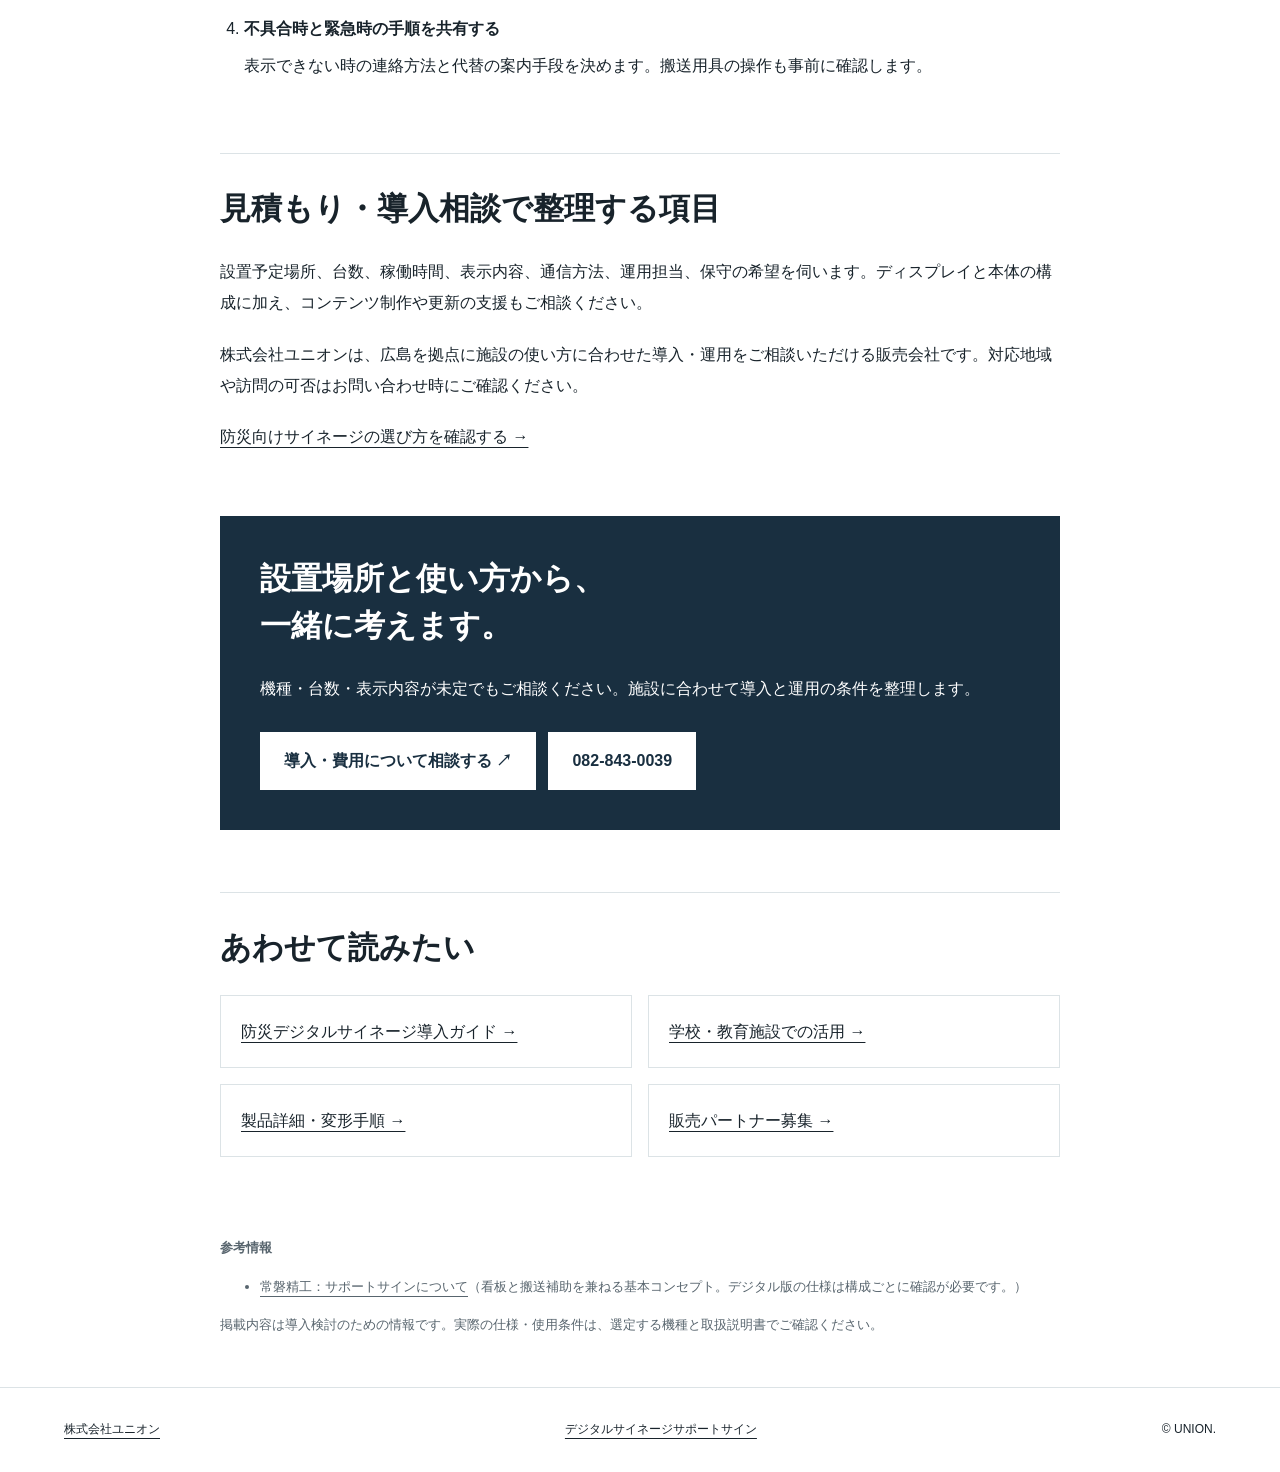
<file: factory/index.html>
<!doctype html><html lang="ja"><head><meta charset="utf-8"><meta name="viewport" content="width=device-width,initial-scale=1"><title>工場のデジタルサイネージ活用｜安全啓発・情報共有・防災</title><meta name="description" content="工場・事業所のデジタルサイネージ活用を解説。安全目標や連絡事項の表示、設置環境と運用のチェックポイント、搬送補助も兼ねるサポートサインの導入相談をご案内します。"><link rel="canonical" href="https://tatuno21-dev.github.io/-GPT-HP/factory/"><link rel="icon" href="../assets/favicon.svg"><link rel="stylesheet" href="../guide.css?v=20260925-2"><meta property="og:locale" content="ja_JP"><meta property="og:type" content="website"><meta property="og:title" content="工場のデジタルサイネージ活用｜安全啓発・情報共有・防災"><meta property="og:description" content="工場・事業所のデジタルサイネージ活用を解説。安全目標や連絡事項の表示、設置環境と運用のチェックポイント、搬送補助も兼ねるサポートサインの導入相談をご案内します。"><meta property="og:url" content="https://tatuno21-dev.github.io/-GPT-HP/factory/"><meta property="og:image" content="https://tatuno21-dev.github.io/-GPT-HP/assets/scene-factory.jpeg"><meta name="twitter:card" content="summary_large_image"><script type="application/ld+json">{"@context": "https://schema.org", "@graph": [{"@type": "WebPage", "@id": "https://tatuno21-dev.github.io/-GPT-HP/factory/#webpage", "url": "https://tatuno21-dev.github.io/-GPT-HP/factory/", "name": "工場のデジタルサイネージ活用｜安全啓発・情報共有・防災", "description": "工場・事業所のデジタルサイネージ活用を解説。安全目標や連絡事項の表示、設置環境と運用のチェックポイント、搬送補助も兼ねるサポートサインの導入相談をご案内します。", "inLanguage": "ja", "publisher": {"@id": "https://tatuno21-dev.github.io/-GPT-HP/company/#organization"}}, {"@type": "BreadcrumbList", "itemListElement": [{"@type": "ListItem", "position": 1, "name": "ホーム", "item": "https://tatuno21-dev.github.io/-GPT-HP/"}, {"@type": "ListItem", "position": 2, "name": "工場・事業所での活用", "item": "https://tatuno21-dev.github.io/-GPT-HP/factory/"}]}]}</script><script async src="https://www.googletagmanager.com/gtag/js?id=G-GKJ5CT59DS"></script><script>window.dataLayer=window.dataLayer||[];function gtag(){dataLayer.push(arguments)}gtag('js',new Date());gtag('config','G-GKJ5CT59DS');</script><script>document.addEventListener('click',function(e){var a=e.target.closest('a[data-contact]');if(a&&typeof gtag==='function'){gtag('event','contact_click',{contact_method:a.dataset.contact,page_path:location.pathname});}});</script></head><body>
<a class="skip" href="#main">本文へ移動</a><header><a class="brand" href="../" aria-label="DSS トップページ">DSS</a><nav aria-label="メインメニュー"><a href="../product/">製品詳細</a><a href="../disaster-prevention/">防災ガイド</a><a href="../company/">会社概要</a><a href="#contact">導入相談</a></nav></header><main id="main"><nav class="crumb" aria-label="パンくず"><a href="../">ホーム</a> / <span aria-current="page">工場・事業所での活用</span></nav>
<section class="hero"><div><p class="eyebrow">DSS / GUIDE</p><h1>工場の情報共有に、<br><em>安全を考える接点を。</em></h1><p class="intro">安全目標や連絡事項を、従業員が立ち寄る場所で伝える。工場のデジタルサイネージは、シフトや設置環境に合わせた表示・更新の仕組みが重要です。安全啓発と防災への備えを考える担当者向けに、導入のポイントをまとめました。</p><p class="byline">企画・編集：<a href="../company/">株式会社ユニオン</a> ／ 更新日：<time datetime="2026-09-25">2026年9月25日</time></p></div><figure><img src="../assets/scene-factory.jpeg" alt="工場でのデジタルサイネージ設置イメージ" width="1000" height="1250" fetchpriority="high"><figcaption>画像は活用イメージです。導入実績を示すものではありません。</figcaption></figure></section>
<nav class="toc" aria-label="このページの目次"><strong>このページで分かること</strong><ol><li><a href="#content">安全啓発・情報共有に使える表示内容</a></li><li><a href="#environment">設置環境と社内ネットワークの確認</a></li><li><a href="#support-sign">日常の電子看板を、緊急時の搬送補助にも</a></li><li><a href="#operation">シフトをまたいで運用を続けるには</a></li><li><a href="#consult">見積もり・導入相談で整理する項目</a></li></ol></nav><article class="article"><section id="content"><h2>安全啓発・情報共有に使える表示内容</h2><div class="table-wrap"><table><caption>工場・事業所での表示計画の例</caption><thead><tr><th>目的</th><th>内容の例</th><th>管理のポイント</th></tr></thead><tbody><tr><th>安全啓発</th><td>安全目標、点検の呼びかけ、訓練予定</td><td>安全担当者が内容を確認</td></tr><tr><th>業務連絡</th><td>シフト別のお知らせ、設備点検予定</td><td>対象者と掲載期間を明示</td></tr><tr><th>来訪者案内</th><td>受付、会議室、入構時の案内</td><td>社外に公開できる内容を選ぶ</td></tr><tr><th>防災の周知</th><td>施設が定めた連絡先・訓練の集合場所</td><td>施設の計画と内容を合わせる</td></tr></tbody></table></div><p>掲示内容は短くまとめ、対象のシフトが変わる時にも必要な情報が届くようにします。生産情報や社内情報を表示する場合は、来訪者からの見え方と機密情報の扱いを確認します。</p></section><section id="environment"><h2>設置環境と社内ネットワークの確認</h2><h3>受付・食堂・休憩スペースなどを候補に</h3><p>人が立ち寄る場所で、画面を確認できる距離と時間を考えます。作業への集中や通行を妨げない位置を選び、フォークリフト等の動線も含めて施設側で配置を確認します。</p><h3>粉じん・水分・温度は機器仕様と照合</h3><p>製造現場の環境で使えるかは個別確認が必要です。一般的な屋内用ディスプレイが、そのまますべての現場に対応するわけではありません。設置予定場所の環境条件を相談時にお知らせください。</p><h3>通信の利用ルールを先に確認</h3><p>ネットワーク配信を使う場合は、社内ネットワークへの接続可否やアカウント管理を情報システム担当者に確認します。USB等で更新する場合も、媒体の持ち込みルールと対応機種を確認します。</p></section><section id="support-sign"><h2>日常の電子看板を、緊急時の搬送補助にも</h2><p>デジタルサイネージサポートサインは、日常の情報発信と緊急時の搬送補助を一台に組み合わせた製品です。ディスプレイ部分を取り外し、製品タイプに応じて車いすやストレッチャーとして活用します。</p><p>導入時には、設置場所だけでなく、取り外したディスプレイを置く場所、操作を行う担当者、移動する経路も整理します。段差や床面などの使用条件は取扱説明書に沿って確認してください。本製品は医療機器ではなく、救護活動を補助する搬送用具です。</p><p>災害情報の自動切替や停電時の画面表示には、別途機器・システムの確認が必要です。</p><a class="text-link" href="../product/">製品詳細と変形手順を見る →</a></section><section id="operation"><h2>シフトをまたいで運用を続けるには</h2><ol class="checklist"><li><strong>表示する情報の責任者を決める</strong><p>安全・総務・各部門からの依頼をまとめ、承認と更新の窓口を決めます。</p></li><li><strong>更新日と期限を管理する</strong><p>古い点検案内や終了済みの連絡事項が残らないよう、掲載期間を記録します。</p></li><li><strong>各シフトで見えるか確認する</strong><p>画面の明るさ、文字の大きさ、表示時間を、実際の設置位置から確認します。</p></li><li><strong>不具合時と緊急時の手順を共有する</strong><p>表示できない時の連絡方法と代替の案内手段を決めます。搬送用具の操作も事前に確認します。</p></li></ol></section><section id="consult"><h2>見積もり・導入相談で整理する項目</h2><p>設置予定場所、台数、稼働時間、表示内容、通信方法、運用担当、保守の希望を伺います。ディスプレイと本体の構成に加え、コンテンツ制作や更新の支援もご相談ください。</p><p>株式会社ユニオンは、広島を拠点に施設の使い方に合わせた導入・運用をご相談いただける販売会社です。対応地域や訪問の可否はお問い合わせ時にご確認ください。</p><p><a href="../disaster-prevention/#choose">防災向けサイネージの選び方を確認する →</a></p></section>
<aside class="cta" id="contact"><h2>設置場所と使い方から、<br>一緒に考えます。</h2><p>機種・台数・表示内容が未定でもご相談ください。施設に合わせて導入と運用の条件を整理します。</p><a class="button" href="https://docs.google.com/forms/d/e/1FAIpQLSdQvwUCY77L22IvAKcECpF384Vm-meFKupwjZma_bfVFzkHiA/viewform" data-contact="form">導入・費用について相談する ↗</a><a class="button" href="tel:0828430039" data-contact="phone">082-843-0039</a></aside>
<nav class="related" aria-label="関連ページ"><h2>あわせて読みたい</h2><ul><li><a href="../disaster-prevention/">防災デジタルサイネージ導入ガイド →</a></li><li><a href="../school/">学校・教育施設での活用 →</a></li><li><a href="../product/">製品詳細・変形手順 →</a></li><li><a href="../partners/">販売パートナー募集 →</a></li></ul></nav>
<div class="sources"><strong>参考情報</strong><ul><li><a href="https://www.tokisei.co.jp/?mode=f7">常磐精工：サポートサインについて</a>（看板と搬送補助を兼ねる基本コンセプト。デジタル版の仕様は構成ごとに確認が必要です。）</li></ul><p>掲載内容は導入検討のための情報です。実際の仕様・使用条件は、選定する機種と取扱説明書でご確認ください。</p></div></article></main><footer><a href="../company/">株式会社ユニオン</a><a href="../">デジタルサイネージサポートサイン</a><span>© UNION.</span></footer></body></html>
</file>
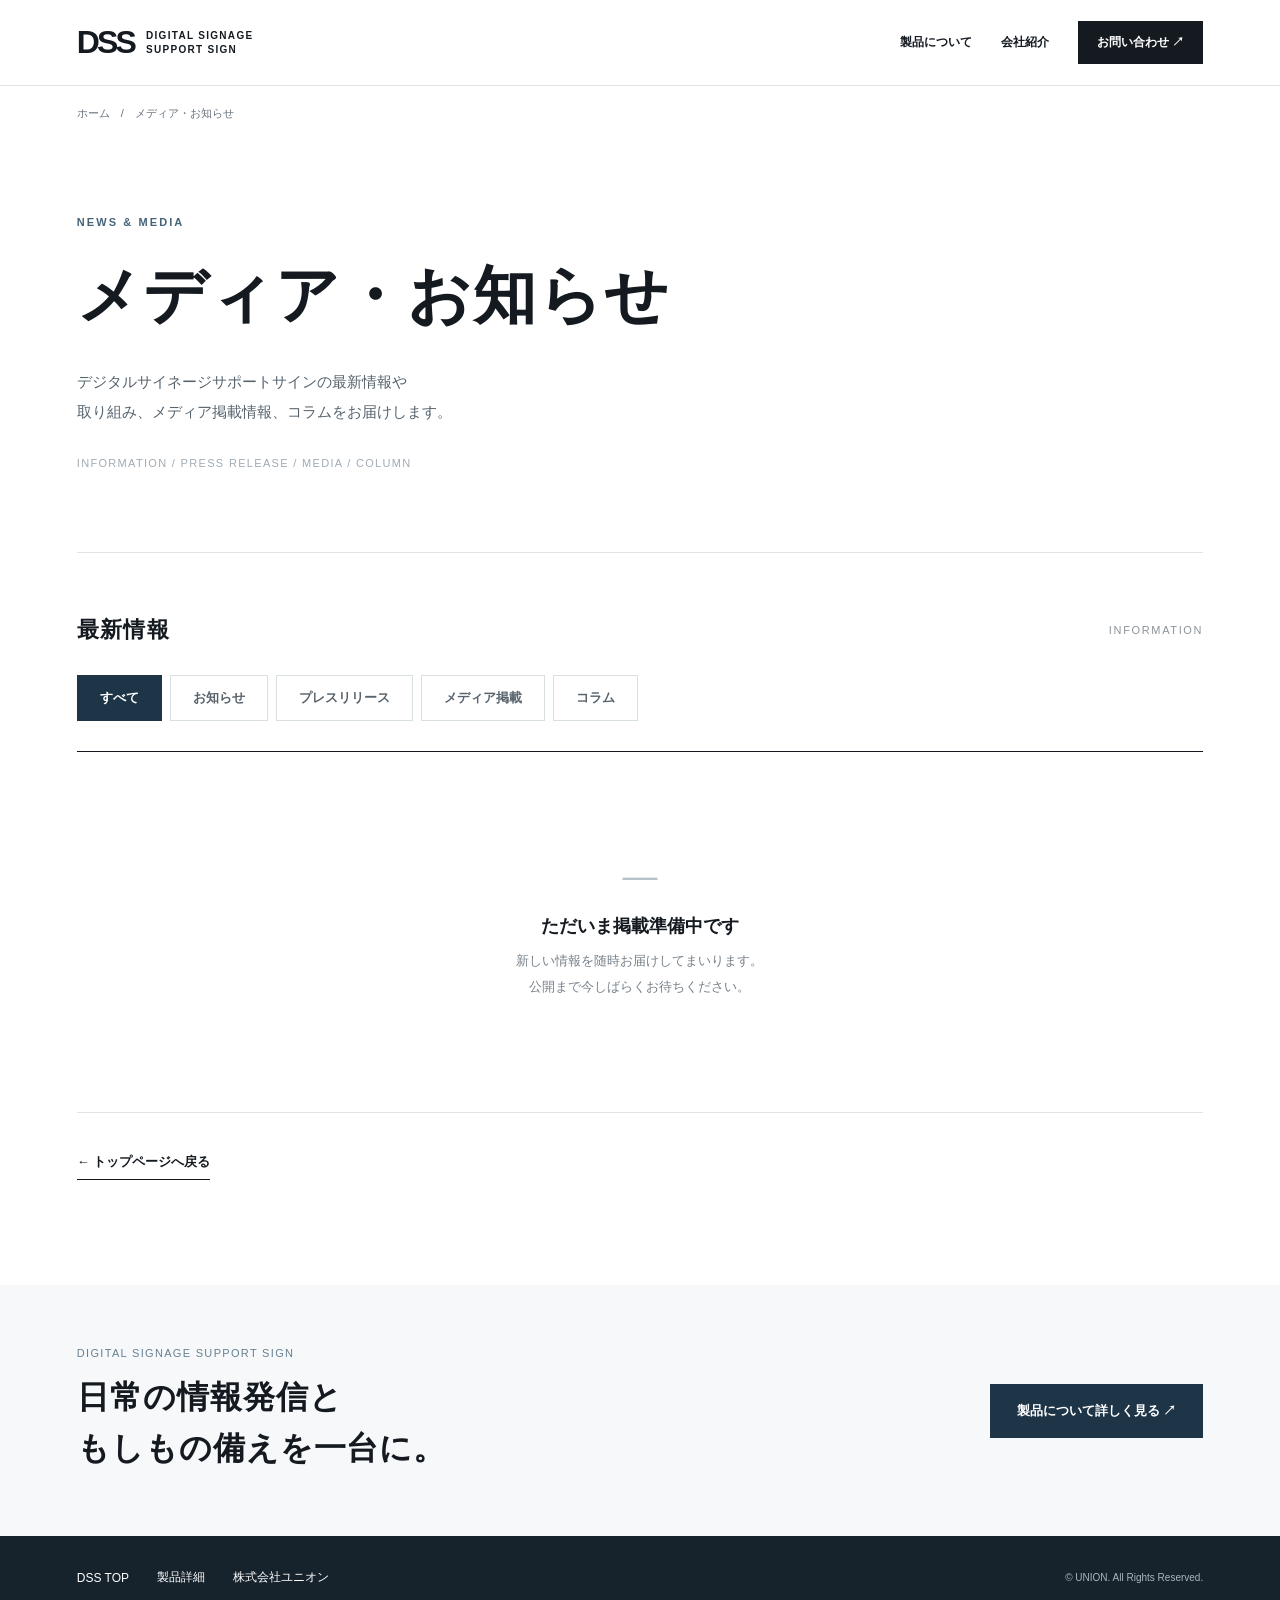
<file: news/index.html>
<!doctype html>
<html lang="ja">
<head>
<meta charset="utf-8">
<meta name="viewport" content="width=device-width,initial-scale=1">
<meta name="theme-color" content="#141718">
<title>メディア・お知らせ｜デジタルサイネージサポートサイン</title>
<meta name="description" content="デジタルサイネージサポートサインのお知らせ、プレスリリース、メディア掲載情報、防災やデジタルサイネージに関するコラムをお届けします。">
<link rel="canonical" href="https://tatuno21-dev.github.io/-GPT-HP/news/">
<link rel="icon" href="../assets/favicon.svg" type="image/svg+xml">
<script async src="https://www.googletagmanager.com/gtag/js?id=G-GKJ5CT59DS"></script>
<script>window.dataLayer=window.dataLayer||[];function gtag(){dataLayer.push(arguments)}gtag('js',new Date());gtag('config','G-GKJ5CT59DS');</script>
<style>
:root{--ink:#141a20;--sub:#68727d;--navy:#1e3547;--line:#dfe4e7;--bg:#f6f8f9}*{box-sizing:border-box}html{scroll-behavior:smooth}body{margin:0;background:white;color:var(--ink);font-family:"Noto Sans JP","Hiragino Kaku Gothic ProN","Yu Gothic",Meiryo,sans-serif;-webkit-font-smoothing:antialiased}a{color:inherit;text-decoration:none}button{font:inherit}.shell{width:min(1140px,88%);margin-inline:auto}.header{height:86px;border-bottom:1px solid var(--line);display:flex;align-items:center;justify-content:space-between;padding:0 6%;background:white}.brand{display:flex;align-items:center;gap:12px}.brand b{font-size:32px;letter-spacing:-.09em;font-weight:900}.brand span{font-size:10px;line-height:1.35;letter-spacing:.13em;font-weight:700}.header nav{display:flex;gap:29px;align-items:center;font-size:12px;font-weight:700}.header nav a:hover,.back:hover{color:#54778e}.header nav .inquiry{padding:13px 19px;background:var(--ink);color:white}.breadcrumb{padding:20px 0;font-size:11px;color:var(--sub)}.breadcrumb a:hover{text-decoration:underline}.hero{padding:75px 0 83px;border-bottom:1px solid var(--line)}.eyebrow{font-size:11px;letter-spacing:.19em;font-weight:700;color:#466478;margin:0 0 24px}.hero h1{font-size:clamp(36px,5vw,63px);font-weight:650;letter-spacing:.035em;line-height:1.38;margin:0}.hero .sub{font-size:15px;color:#56636d;line-height:2;margin:28px 0 0}.hero .label{font-size:11px;letter-spacing:.12em;color:#a1abb4;margin:30px 0 0}.content{padding:62px 0 105px}.section-head{display:flex;justify-content:space-between;align-items:center;margin-bottom:30px}.section-head h2{font-weight:700;font-size:22px;letter-spacing:.06em;margin:0}.section-head span{font-size:11px;letter-spacing:.15em;color:#8b949b}.filters{display:flex;align-items:center;gap:8px;flex-wrap:wrap;padding-bottom:30px;border-bottom:1px solid var(--ink)}.filter{border:1px solid #d9e0e4;color:#58636c;background:white;cursor:pointer;padding:13px 22px;font-size:13px;font-weight:650;transition:.15s}.filter:hover,.filter:focus-visible{border-color:var(--navy);outline-offset:3px}.filter[aria-pressed=true]{background:var(--navy);color:white;border-color:var(--navy)}.article{display:grid;grid-template-columns:120px 136px minmax(0,1fr) 30px;align-items:center;gap:16px;padding:29px 4px;border-bottom:1px solid var(--line)}.article time{font-size:13px;color:#7d8790;font-variant-numeric:tabular-nums}.tag{display:inline-flex;align-items:center;justify-content:center;width:fit-content;min-width:112px;padding:8px 12px;background:#eef2f4;font-size:11px;font-weight:700;color:#344b5c}.article h3{font-size:16px;line-height:1.7;font-weight:650;margin:0}.article p{font-size:12px;color:#7b858d;margin:7px 0 0;line-height:1.8}.article .arrow{font-size:22px;color:#8e9da6;text-align:right}.article:hover h3{text-decoration:underline;text-underline-offset:5px}.empty{text-align:center;padding:104px 20px 112px;border-bottom:1px solid var(--line)}.empty-icon{font-size:35px;color:#b8c3c9;font-weight:200}.empty h3{font-weight:600;font-size:18px;margin:18px 0 10px}.empty p{color:#77818a;font-size:13px;line-height:2;margin:0}.back{display:inline-block;margin-top:40px;font-size:13px;font-weight:700;border-bottom:1px solid;padding-bottom:8px}.more{margin-top:40px;border:1px solid #d4dce0;background:white;padding:14px 32px;font-weight:650;font-size:13px;cursor:pointer}.more:hover{background:var(--bg)}.bottom{background:var(--bg);padding:62px 0}.bottom-inner{display:flex;align-items:center;justify-content:space-between;gap:30px}.bottom small{display:block;font-size:11px;color:#668091;letter-spacing:.12em;margin-bottom:13px}.bottom h2{font-size:clamp(21px,2.8vw,32px);letter-spacing:.03em;margin:0;line-height:1.6}.bottom a{background:#1e3547;color:white;padding:18px 27px;font-size:13px;font-weight:700;white-space:nowrap}.bottom a:hover{background:#385a71}.footer{background:#17232c;color:white;padding:33px 0}.footer-inner{display:flex;align-items:center;gap:28px;flex-wrap:wrap;font-size:12px}.footer-inner span{margin-left:auto;color:#aab6bd;font-size:10px}.footer a:hover{text-decoration:underline}@media(max-width:760px){.header{height:72px;padding-inline:6%}.brand b{font-size:26px}.brand span{font-size:8px}.header nav{gap:13px;font-size:11px}.header nav .optional{display:none}.header nav .inquiry{padding:11px}.hero{padding:52px 0 60px}.content{padding:48px 0 70px}.section-head{margin-bottom:25px}.filters{gap:7px;padding-bottom:25px}.filter{padding:11px 14px;font-size:12px}.article{grid-template-columns:1fr auto;gap:10px;padding:24px 0}.article time{grid-column:1;font-size:12px}.article .tag{grid-column:2;grid-row:1;min-width:auto}.article .body{grid-column:1/3}.article .arrow{display:none}.article h3{font-size:15px}.empty{padding:75px 10px 90px}.bottom-inner{align-items:flex-start;flex-direction:column}.footer-inner span{margin-left:0;width:100%}}@media(prefers-reduced-motion:reduce){html{scroll-behavior:auto}}
</style>
</head>
<body>
<header class="header"><a class="brand" href="../" aria-label="トップページへ"><b>DSS</b><span>DIGITAL SIGNAGE<br>SUPPORT SIGN</span></a><nav aria-label="メインメニュー"><a class="optional" href="../product/">製品について</a><a class="optional" href="../company/">会社紹介</a><a class="inquiry" href="https://docs.google.com/forms/d/e/1FAIpQLSdQvwUCY77L22IvAKcECpF384Vm-meFKupwjZma_bfVFzkHiA/viewform?usp=publish-editor" target="_blank" rel="noopener noreferrer">お問い合わせ ↗</a></nav></header>
<main>
<div class="shell breadcrumb"><a href="../">ホーム</a>　/　<span aria-current="page">メディア・お知らせ</span></div>
<section class="hero shell"><p class="eyebrow">NEWS &amp; MEDIA</p><h1>メディア・お知らせ</h1><p class="sub">デジタルサイネージサポートサインの最新情報や<br>取り組み、メディア掲載情報、コラムをお届けします。</p><p class="label">INFORMATION / PRESS RELEASE / MEDIA / COLUMN</p></section>
<section class="content shell" aria-labelledby="news-title"><div class="section-head"><h2 id="news-title">最新情報</h2><span>INFORMATION</span></div>
<div class="filters" role="group" aria-label="記事カテゴリーで絞り込み">
<button class="filter" type="button" data-filter="すべて" aria-pressed="true">すべて</button>
<button class="filter" type="button" data-filter="お知らせ" aria-pressed="false">お知らせ</button>
<button class="filter" type="button" data-filter="プレスリリース" aria-pressed="false">プレスリリース</button>
<button class="filter" type="button" data-filter="メディア掲載" aria-pressed="false">メディア掲載</button>
<button class="filter" type="button" data-filter="コラム" aria-pressed="false">コラム</button>
</div>
<div id="news-list" aria-live="polite"></div><div id="pagination" style="text-align:center"></div>
<a class="back" href="../">← トップページへ戻る</a>
</section>
<section class="bottom"><div class="shell bottom-inner"><div><small>DIGITAL SIGNAGE SUPPORT SIGN</small><h2>日常の情報発信と<br>もしもの備えを一台に。</h2></div><a href="../product/">製品について詳しく見る ↗</a></div></section>
</main>
<footer class="footer"><div class="shell footer-inner"><a href="../">DSS TOP</a><a href="../product/">製品詳細</a><a href="../company/">株式会社ユニオン</a><span>© UNION. All Rights Reserved.</span></div></footer>
<script>
/* 記事の追加方法：下の ARTICLES に１件ずつ登録してください。
   例（公開前の架空記事は掲載しないこと）:
   {date:'2026-11-11',category:'お知らせ',title:'記事タイトル',description:'任意の概要',url:'./articles/example.html'}
   category は「お知らせ」「プレスリリース」「メディア掲載」「コラム」から選択。
   url は公開済み記事のURLにしてください。外部メディアのURLも指定可能です。
*/
const ARTICLES = [
];
const PAGE_SIZE=8;
let currentFilter='すべて';let visibleCount=PAGE_SIZE;
const list=document.getElementById('news-list');const pagination=document.getElementById('pagination');
const safe=(str)=>String(str??'').replace(/[&<>"']/g,ch=>({'&':'&amp;','<':'&lt;','>':'&gt;','"':'&quot;',"'":'&#39;'}[ch]));
function render(){
 const data=ARTICLES.filter(x=>currentFilter==='すべて'||x.category===currentFilter).sort((a,b)=>b.date.localeCompare(a.date));
 list.innerHTML='';pagination.innerHTML='';
 if(!data.length){const el=document.createElement('div');el.className='empty';el.innerHTML='<div class="empty-icon" aria-hidden="true">—</div><h3>ただいま掲載準備中です</h3><p>新しい情報を随時お届けしてまいります。<br>公開まで今しばらくお待ちください。</p>';list.appendChild(el);return;}
 data.slice(0,visibleCount).forEach(article=>{
  let row=document.createElement('a');row.className='article';
  const url=String(article.url||'').trim();
  if(url){row.href=url;if(/^https?:\/\//.test(url) && new URL(url,location.href).origin!==location.origin){row.target='_blank';row.rel='noopener noreferrer';}}
  else{row=document.createElement('div');row.className='article';}
  const date=safe(article.date);const format=/^\d{4}-\d{2}-\d{2}$/.test(date)?date.replaceAll('-','.'):date;
  row.innerHTML='<time datetime="'+date+'">'+format+'</time><span class="tag">'+safe(article.category)+'</span><div class="body"><h3>'+safe(article.title)+'</h3>'+(article.description?'<p>'+safe(article.description)+'</p>':'')+'</div><span class="arrow" aria-hidden="true">'+(url?'↗':'')+'</span>';
  list.appendChild(row);
 });
 if(data.length>visibleCount){const btn=document.createElement('button');btn.type='button';btn.className='more';btn.textContent='もっと見る ＋';btn.addEventListener('click',()=>{visibleCount+=PAGE_SIZE;render()});pagination.appendChild(btn)}
}
document.querySelectorAll('.filter').forEach(btn=>btn.addEventListener('click',()=>{currentFilter=btn.dataset.filter;visibleCount=PAGE_SIZE;document.querySelectorAll('.filter').forEach(b=>b.setAttribute('aria-pressed',String(b===btn)));render()}));render();
</script>
</body></html>
</file>
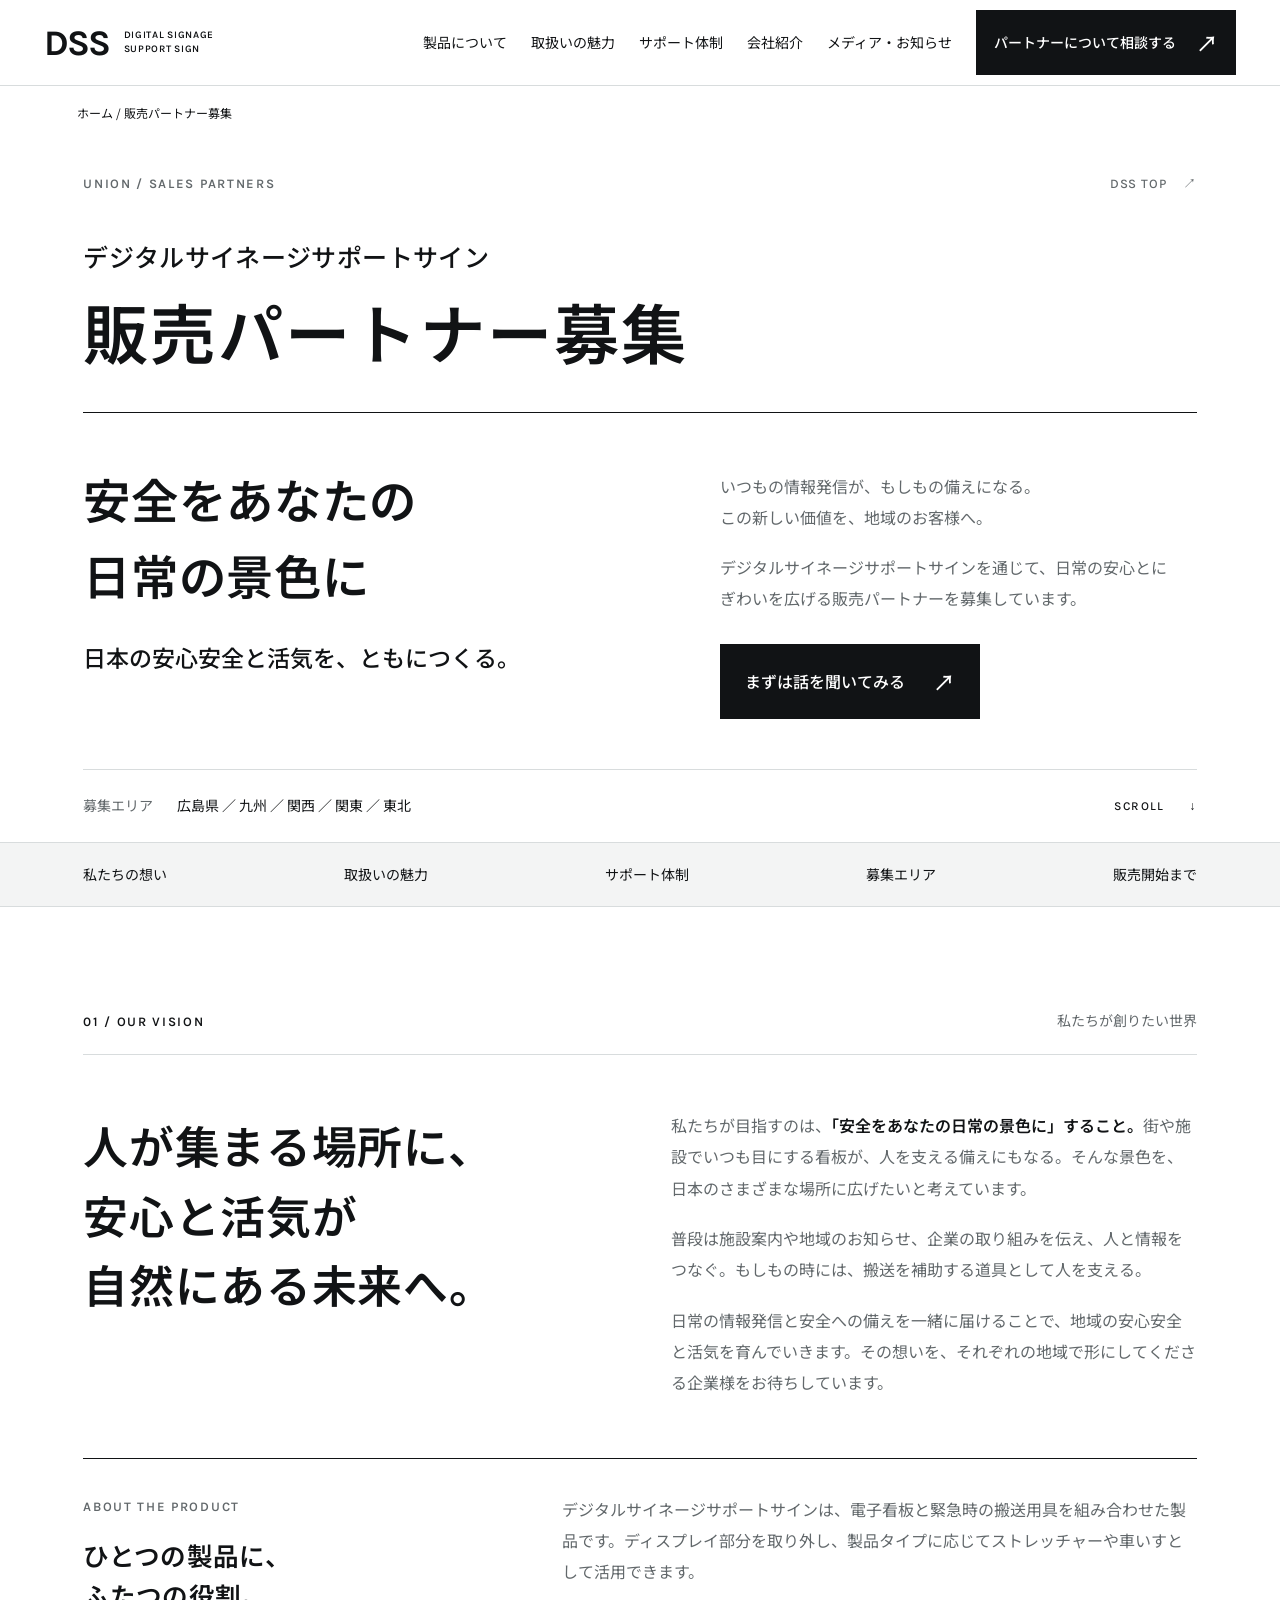
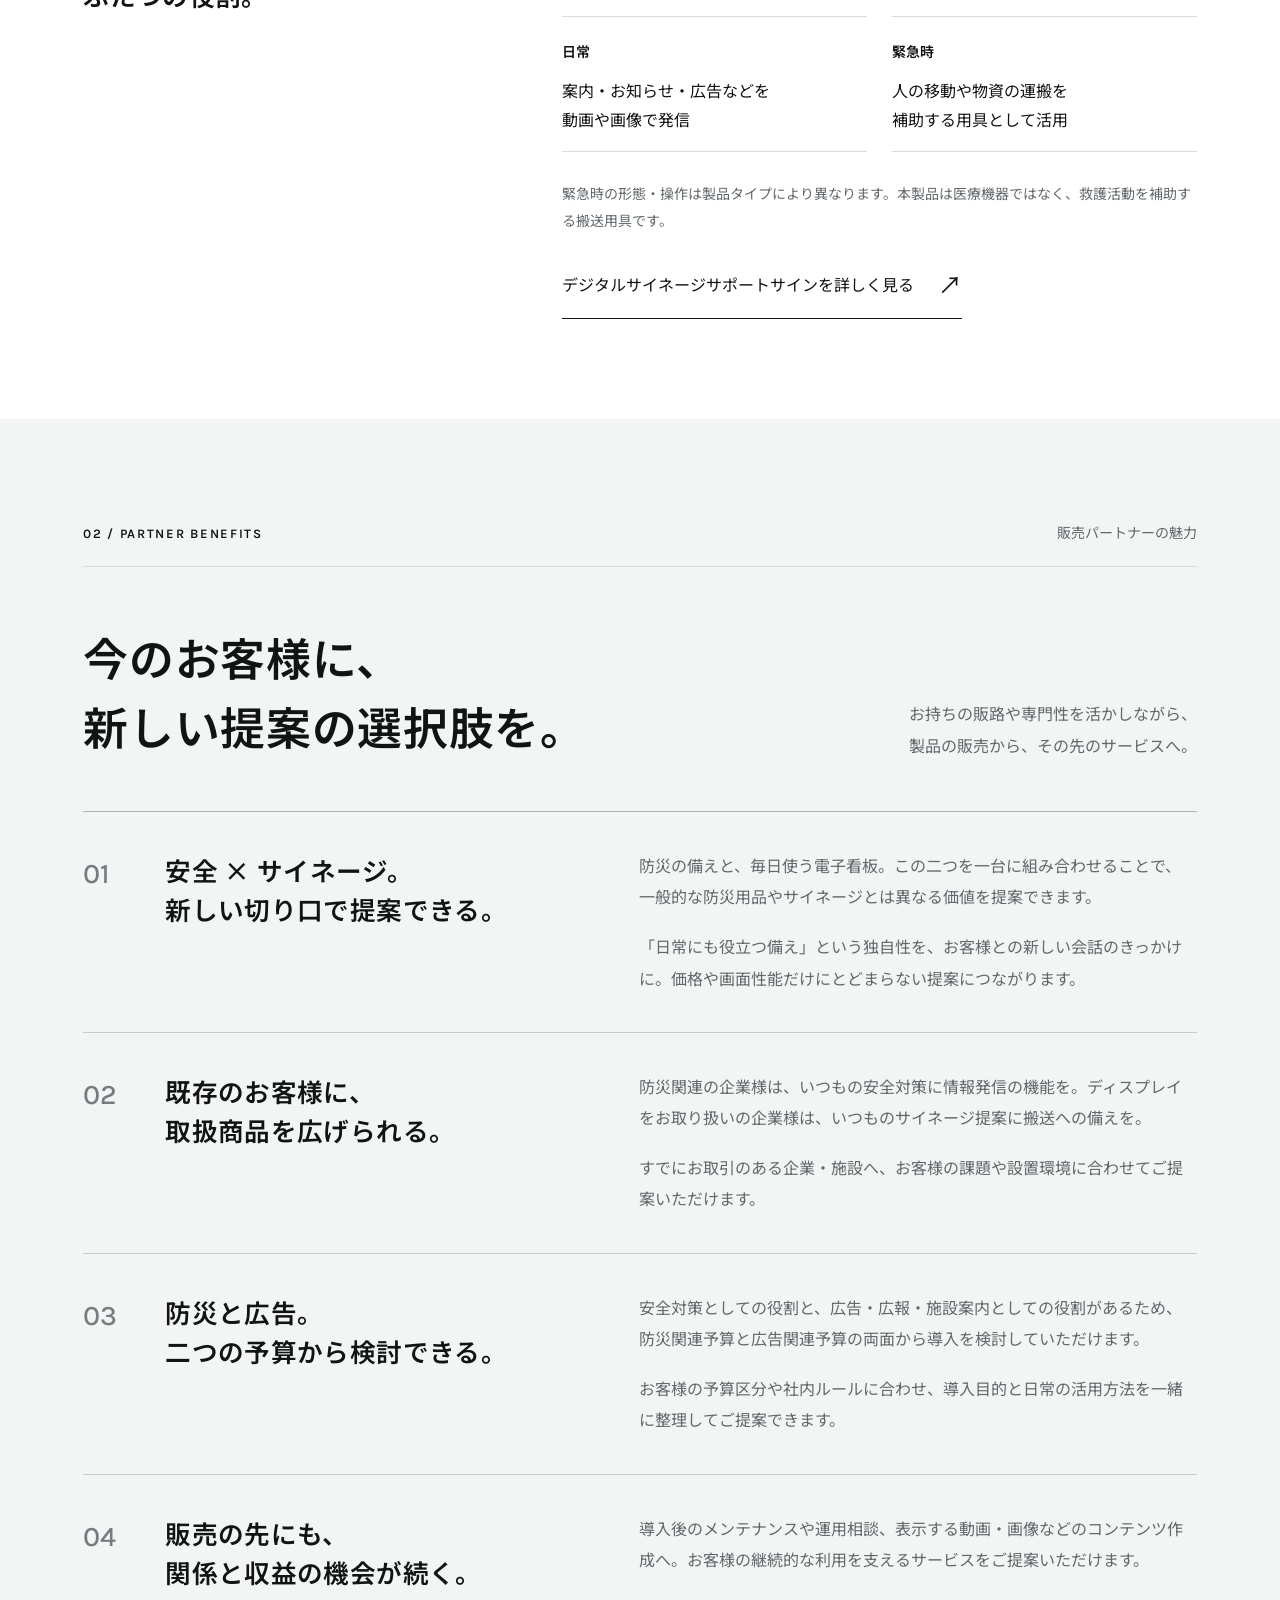
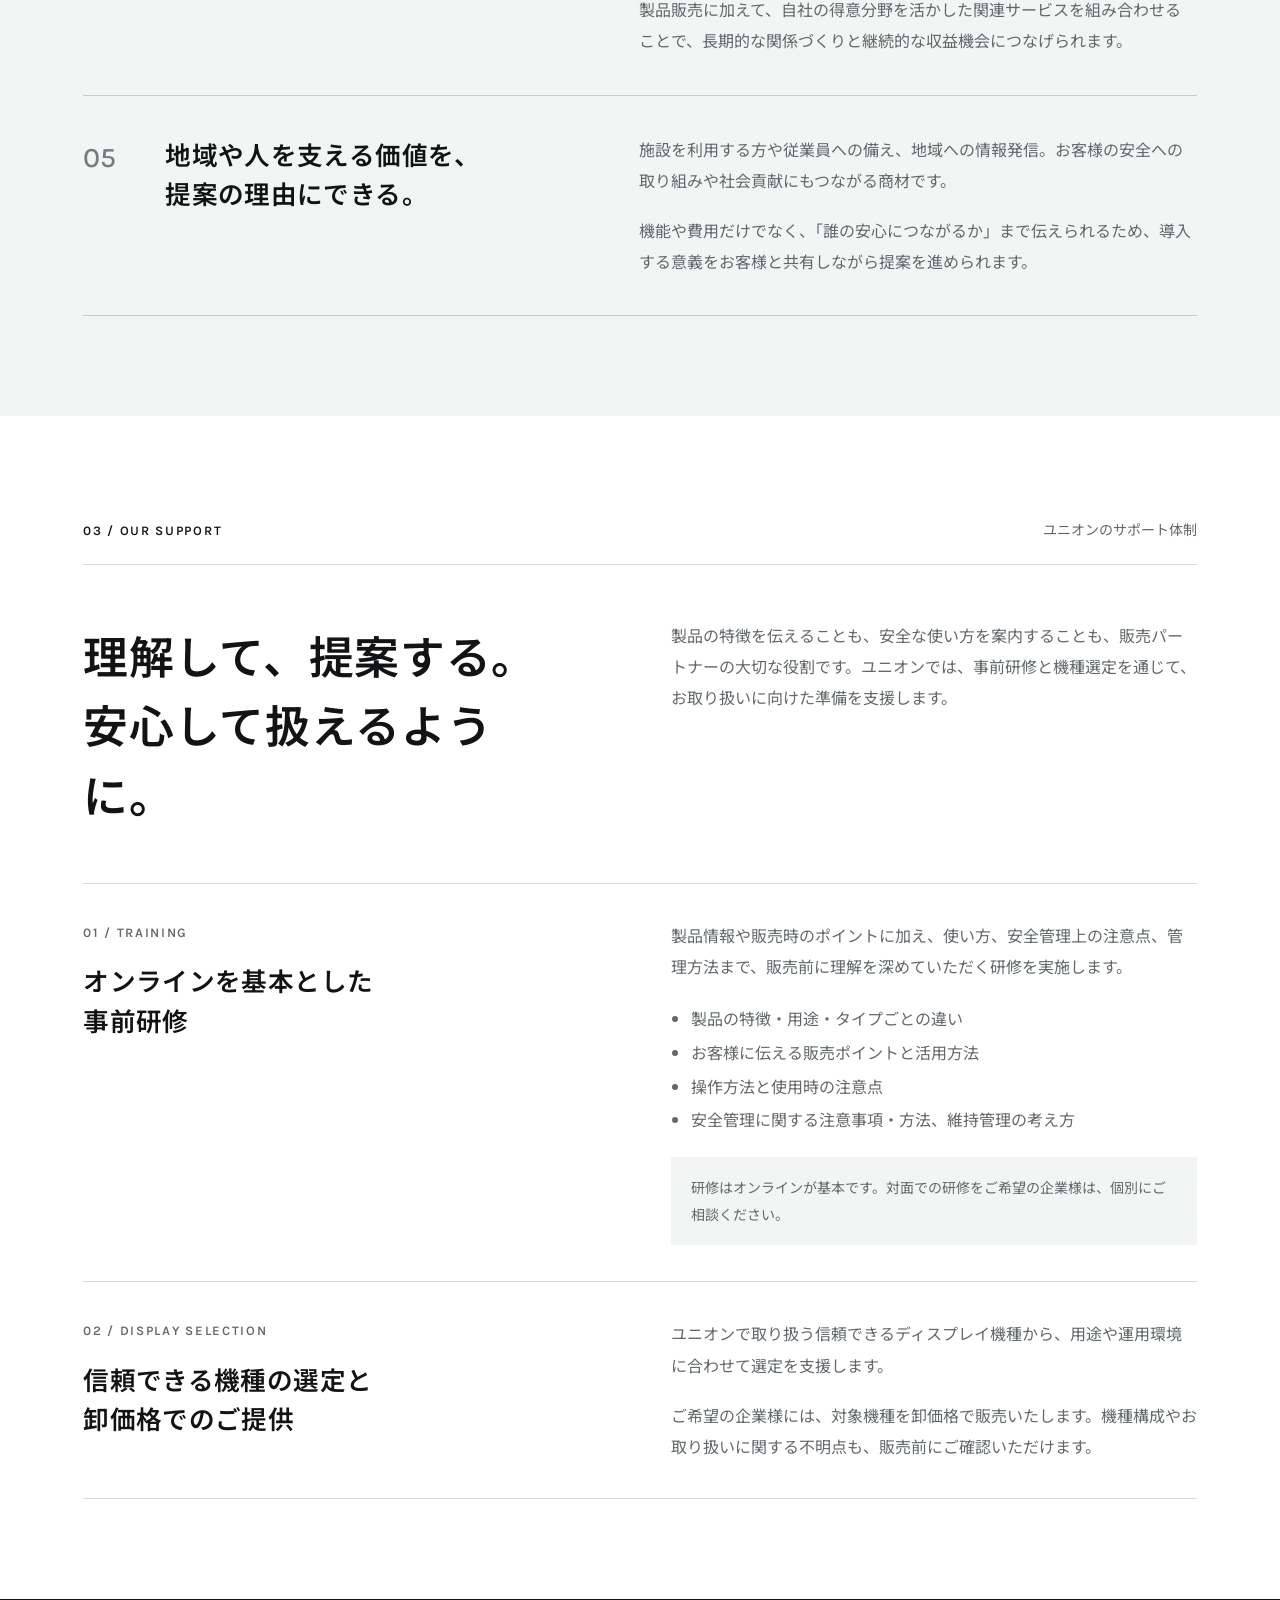
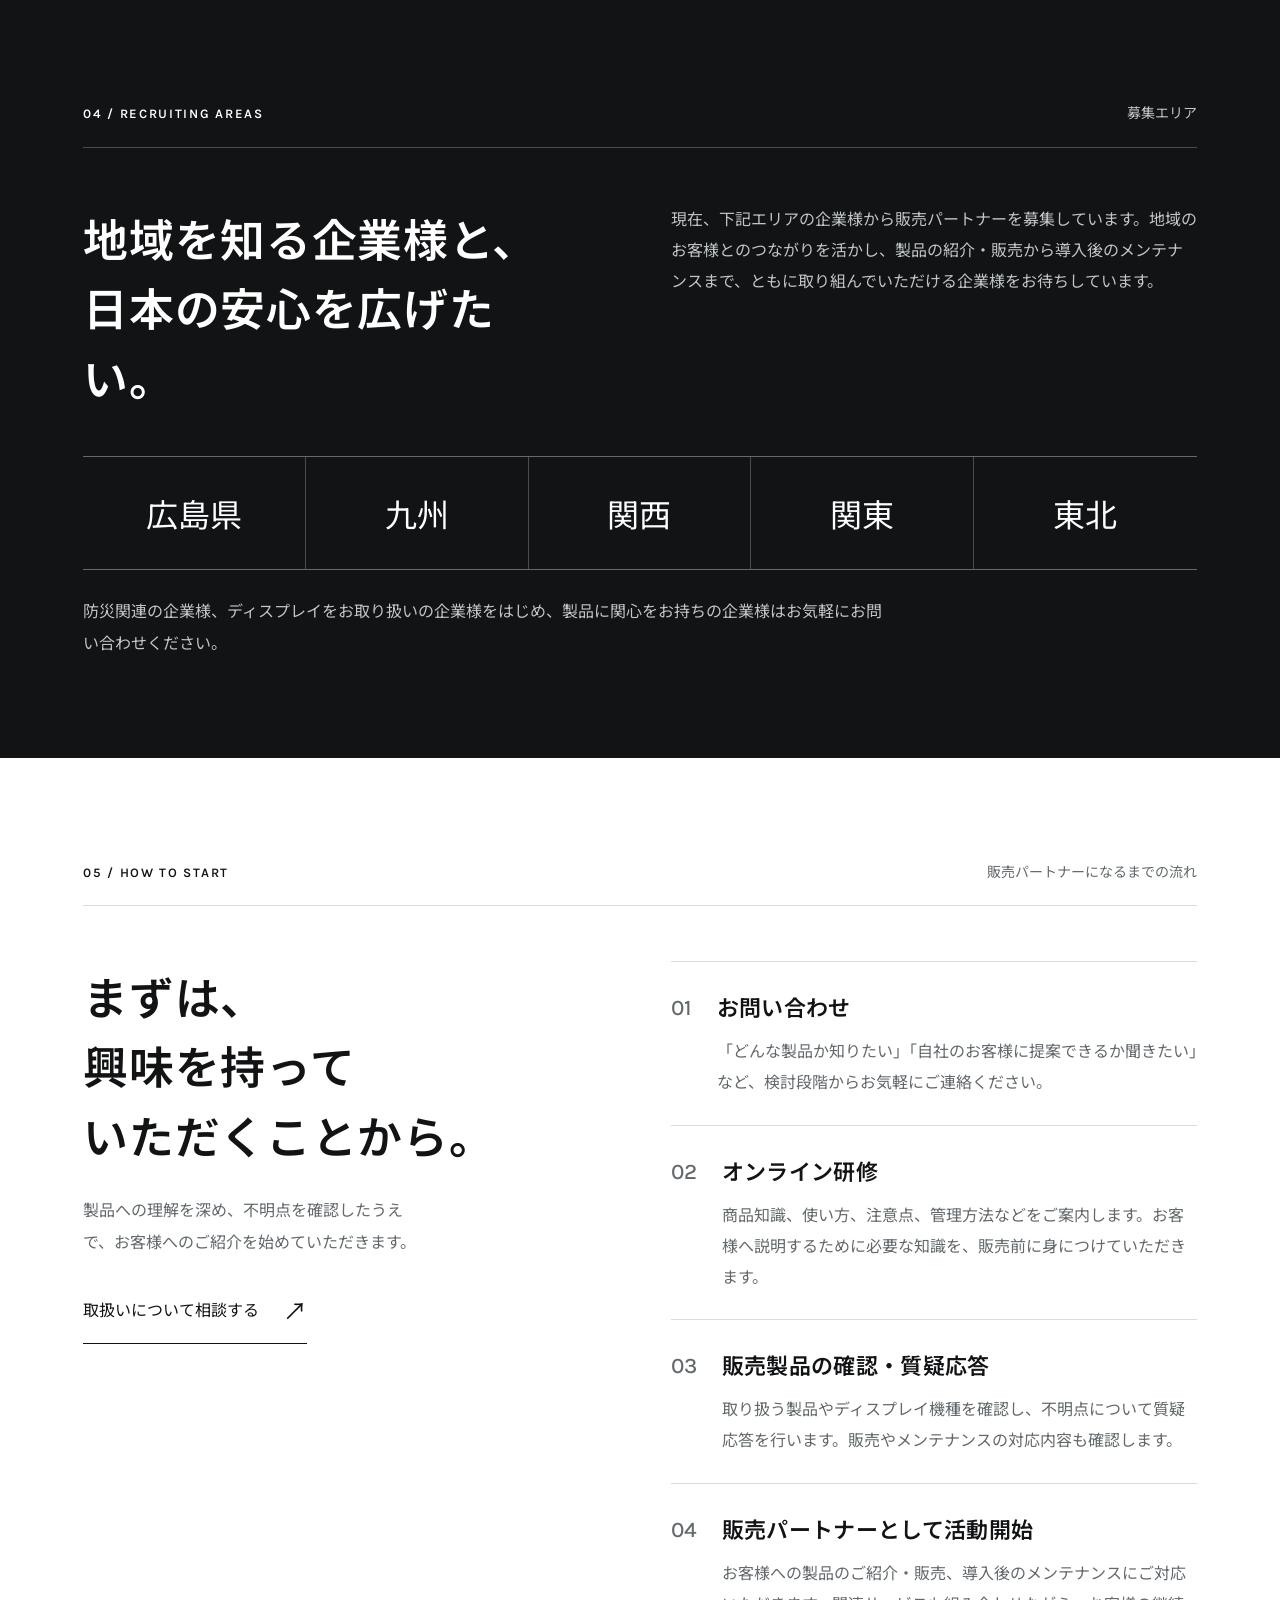
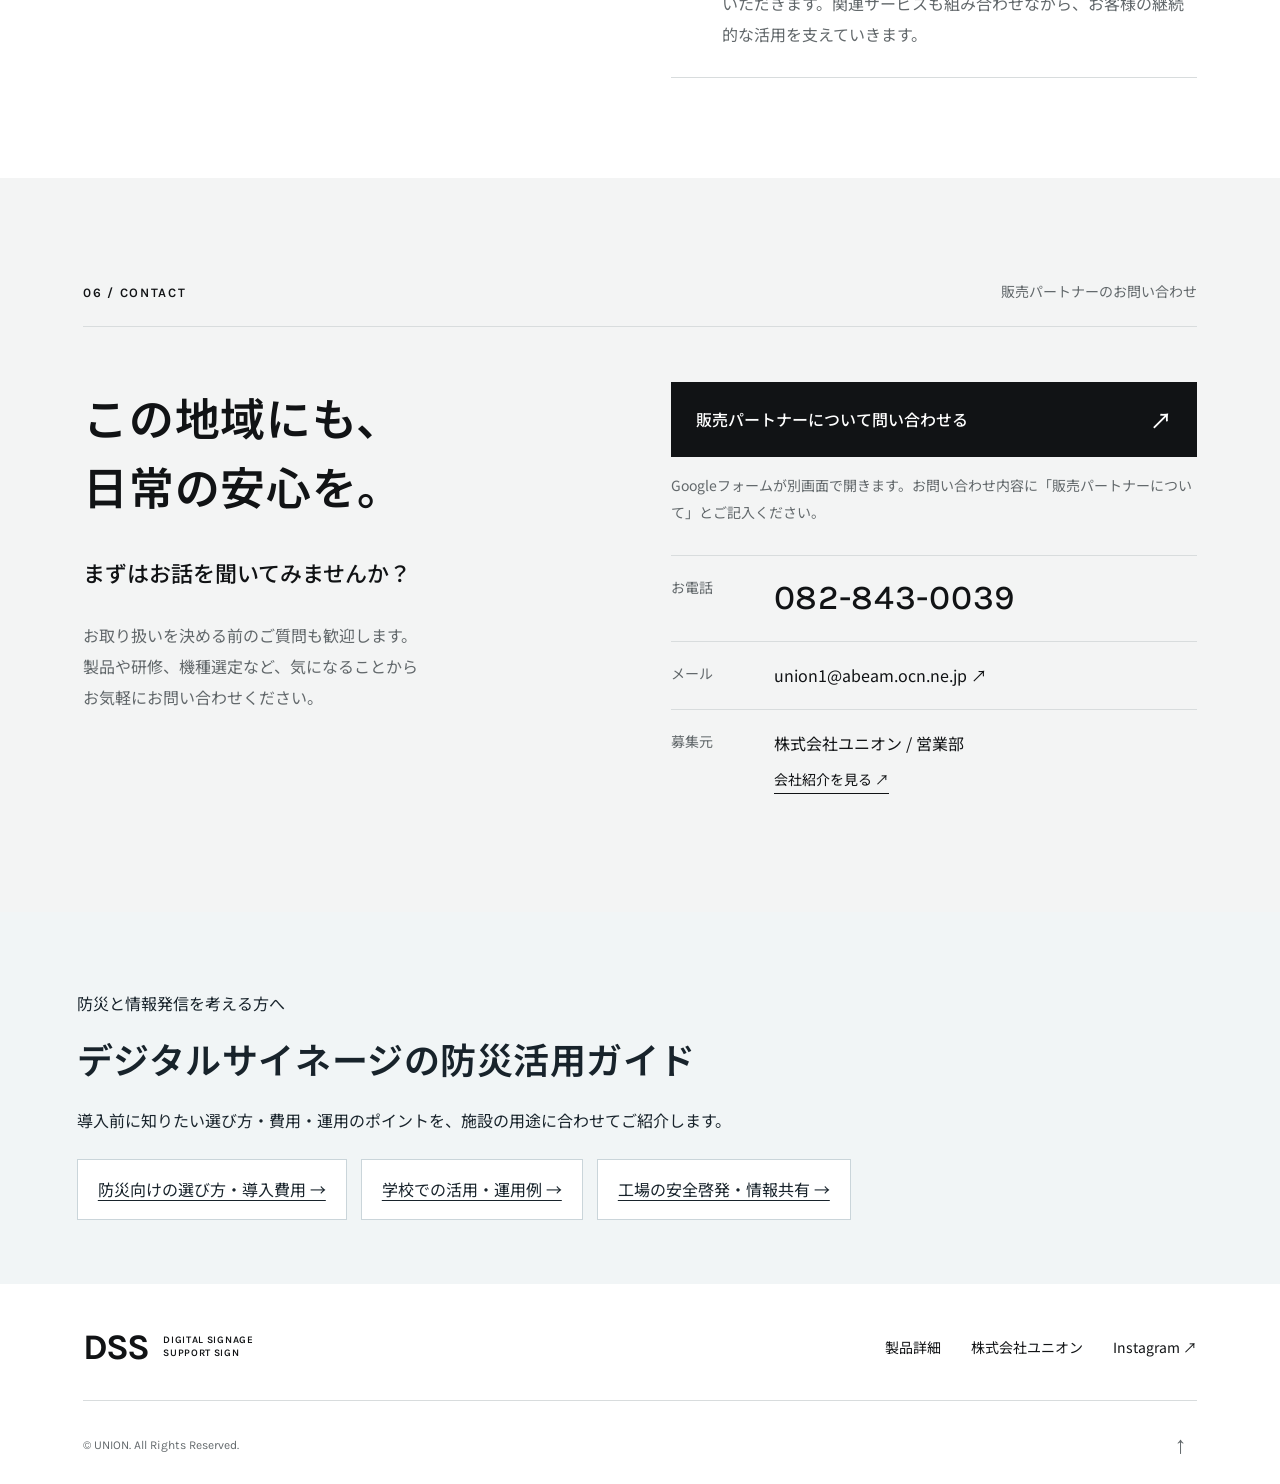
<file: partners/index.html>
<!doctype html>
<html lang="ja">
<head>
<meta charset="UTF-8"><meta name="viewport" content="width=device-width,initial-scale=1"><meta name="theme-color" content="#111315">
<title>デジタルサイネージの販売パートナー募集｜サポートサイン</title>
<meta name="description" content="デジタルサイネージサポートサインの販売パートナーを募集。防災と情報発信を組み合わせた製品の取扱いの魅力、募集エリア、サポート体制、販売開始までの流れをご案内します。">

<link rel="icon" href="../assets/favicon.svg" type="image/svg+xml"><link rel="stylesheet" href="partners.css?v=20260921"><script src="partners.js?v=20260921" defer></script>
<script async src="https://www.googletagmanager.com/gtag/js?id=G-GKJ5CT59DS"></script><script>window.dataLayer=window.dataLayer||[];function gtag(){dataLayer.push(arguments)}gtag('js',new Date());gtag('config','G-GKJ5CT59DS');</script>
<link rel="canonical" href="https://tatuno21-dev.github.io/-GPT-HP/partners/"><style>.dss-guides{padding:64px max(6vw,24px);background:#f1f5f6;color:#18232b}.dss-guides h2{font-size:clamp(24px,3vw,36px);line-height:1.5;margin:12px 0 20px}.dss-guides p{line-height:1.9;margin:12px 0}.dss-guides>div{display:flex;flex-wrap:wrap;gap:14px;margin-top:24px}.dss-guides a{padding:16px 20px;border:1px solid #cad5da;background:white;color:#18232b;text-decoration:underline;text-underline-offset:4px;line-height:1.7}.dss-guides a:focus-visible{outline:3px solid #387f9b;outline-offset:4px}</style><meta property="og:locale" content="ja_JP"><meta property="og:type" content="website"><meta property="og:title" content="デジタルサイネージの販売パートナー募集｜サポートサイン"><meta property="og:description" content="デジタルサイネージサポートサインの販売パートナーを募集。防災と情報発信を組み合わせた製品の取扱いの魅力、募集エリア、サポート体制、販売開始までの流れをご案内します。"><meta property="og:url" content="https://tatuno21-dev.github.io/-GPT-HP/partners/"><meta property="og:image" content="https://tatuno21-dev.github.io/-GPT-HP/assets/entrance.jpeg"><meta name="twitter:card" content="summary_large_image"><script type="application/ld+json">{"@context": "https://schema.org", "@graph": [{"@type": "WebPage", "@id": "https://tatuno21-dev.github.io/-GPT-HP/partners/#webpage", "url": "https://tatuno21-dev.github.io/-GPT-HP/partners/", "name": "デジタルサイネージの販売パートナー募集｜サポートサイン", "description": "デジタルサイネージサポートサインの販売パートナーを募集。防災と情報発信を組み合わせた製品の取扱いの魅力、募集エリア、サポート体制、販売開始までの流れをご案内します。", "inLanguage": "ja", "publisher": {"@id": "https://tatuno21-dev.github.io/-GPT-HP/company/#organization"}}, {"@type": "BreadcrumbList", "itemListElement": [{"@type": "ListItem", "position": 1, "name": "ホーム", "item": "https://tatuno21-dev.github.io/-GPT-HP/"}, {"@type": "ListItem", "position": 2, "name": "販売パートナー募集", "item": "https://tatuno21-dev.github.io/-GPT-HP/partners/"}]}]}</script></head>
<body>
<a class="skip" href="#main">本文へ移動</a>
<header class="header"><a class="brand" href="../" aria-label="DSS トップページ"><b>DSS</b><span>DIGITAL SIGNAGE<br>SUPPORT SIGN</span></a><nav class="desktop-nav" aria-label="メインメニュー"><a href="../product/">製品について</a><a href="#benefits">取扱いの魅力</a><a href="#support">サポート体制</a><a href="../company/">会社紹介</a><a href="../news/">メディア・お知らせ</a><a class="button small" href="#contact">パートナーについて相談する <span aria-hidden="true">↗</span></a></nav><button class="menu-toggle" type="button" aria-expanded="false" aria-controls="mobile-nav" aria-label="メニューを開く"><span></span><span></span></button></header>
<nav id="mobile-nav" aria-label="モバイルメニュー" hidden><a href="../product/">製品について</a><a href="#vision">私たちが創りたい世界</a><a href="#benefits">取扱いの魅力</a><a href="#support">サポート体制</a><a href="#area">募集エリア</a><a href="#flow">販売開始までの流れ</a><a href="../company/">会社紹介</a><a href="../news/">メディア・お知らせ</a><a href="#contact">パートナーについて相談する ↗</a></nav>
<main id="main"><nav aria-label="パンくず" style="padding:16px 6vw;font-size:12px;line-height:1.8"><a href="../">ホーム</a> / <span aria-current="page">販売パートナー募集</span></nav>
<section class="hero" aria-labelledby="page-title">
<div class="hero-top"><p class="eyebrow">UNION / SALES PARTNERS</p><a href="../">DSS TOP <span aria-hidden="true">↗</span></a></div>
<h1 id="page-title"><span class="product-name">デジタルサイネージサポートサイン</span><span class="recruit-title">販売パートナー募集</span></h1>
<div class="hero-body"><div><h2>安全をあなたの<br>日常の景色に</h2><p class="hero-mission">日本の安心安全と活気を、<br class="mobile-break">ともにつくる。</p></div><div class="hero-intro"><p>いつもの情報発信が、もしもの備えになる。<br>この新しい価値を、地域のお客様へ。</p><p>デジタルサイネージサポートサインを通じて、日常の安心とにぎわいを広げる販売パートナーを募集しています。</p><a class="button" href="#contact">まずは話を聞いてみる <span aria-hidden="true">↗</span></a></div></div>
<div class="hero-bottom"><span>募集エリア</span><p>広島県 ／ 九州 ／ 関西 ／ 関東 ／ 東北</p><a href="#vision" aria-label="私たちが創りたい世界へ">SCROLL <span aria-hidden="true">↓</span></a></div>
</section>
<nav class="contents" aria-label="ページ内メニュー"><a href="#vision">私たちの想い</a><a href="#benefits">取扱いの魅力</a><a href="#support">サポート体制</a><a href="#area">募集エリア</a><a href="#flow">販売開始まで</a></nav>
<section id="vision" class="section">
<div class="section-label"><span>01 / OUR VISION</span><span>私たちが創りたい世界</span></div>
<div class="split"><h2>人が集まる場所に、<br>安心と活気が<br>自然にある未来へ。</h2><div class="prose"><p>私たちが目指すのは、<strong>「安全をあなたの日常の景色に」すること。</strong>街や施設でいつも目にする看板が、人を支える備えにもなる。そんな景色を、日本のさまざまな場所に広げたいと考えています。</p><p>普段は施設案内や地域のお知らせ、企業の取り組みを伝え、人と情報をつなぐ。もしもの時には、搬送を補助する道具として人を支える。</p><p>日常の情報発信と安全への備えを一緒に届けることで、地域の安心安全と活気を育んでいきます。その想いを、それぞれの地域で形にしてくださる企業様をお待ちしています。</p></div></div>
<div class="product-summary"><div><p class="eyebrow">ABOUT THE PRODUCT</p><h3>ひとつの製品に、<br>ふたつの役割。</h3></div><div><p>デジタルサイネージサポートサインは、電子看板と緊急時の搬送用具を組み合わせた製品です。ディスプレイ部分を取り外し、製品タイプに応じてストレッチャーや車いすとして活用できます。</p><div class="roles"><div><span>日常</span><p>案内・お知らせ・広告などを<br>動画や画像で発信</p></div><div><span>緊急時</span><p>人の移動や物資の運搬を<br>補助する用具として活用</p></div></div><p class="note">緊急時の形態・操作は製品タイプにより異なります。本製品は医療機器ではなく、救護活動を補助する搬送用具です。</p><a class="text-link" href="../product/">デジタルサイネージサポートサインを詳しく見る <span aria-hidden="true">↗</span></a></div></div>
</section>
<section id="benefits" class="section fog">
<div class="section-label"><span>02 / PARTNER BENEFITS</span><span>販売パートナーの魅力</span></div>
<div class="section-heading"><h2>今のお客様に、<br>新しい提案の選択肢を。</h2><p>お持ちの販路や専門性を活かしながら、<br>製品の販売から、その先のサービスへ。</p></div>
<div class="benefits">
<article><span class="number">01</span><h3>安全 × サイネージ。<br>新しい切り口で提案できる。</h3><div><p>防災の備えと、毎日使う電子看板。この二つを一台に組み合わせることで、一般的な防災用品やサイネージとは異なる価値を提案できます。</p><p>「日常にも役立つ備え」という独自性を、お客様との新しい会話のきっかけに。価格や画面性能だけにとどまらない提案につながります。</p></div></article>
<article><span class="number">02</span><h3>既存のお客様に、<br>取扱商品を広げられる。</h3><div><p>防災関連の企業様は、いつもの安全対策に情報発信の機能を。ディスプレイをお取り扱いの企業様は、いつものサイネージ提案に搬送への備えを。</p><p>すでにお取引のある企業・施設へ、お客様の課題や設置環境に合わせてご提案いただけます。</p></div></article>
<article><span class="number">03</span><h3>防災と広告。<br>二つの予算から検討できる。</h3><div><p>安全対策としての役割と、広告・広報・施設案内としての役割があるため、防災関連予算と広告関連予算の両面から導入を検討していただけます。</p><p>お客様の予算区分や社内ルールに合わせ、導入目的と日常の活用方法を一緒に整理してご提案できます。</p></div></article>
<article><span class="number">04</span><h3>販売の先にも、<br>関係と収益の機会が続く。</h3><div><p>導入後のメンテナンスや運用相談、表示する動画・画像などのコンテンツ作成へ。お客様の継続的な利用を支えるサービスをご提案いただけます。</p><p>製品販売に加えて、自社の得意分野を活かした関連サービスを組み合わせることで、長期的な関係づくりと継続的な収益機会につなげられます。</p></div></article>
<article><span class="number">05</span><h3>地域や人を支える価値を、<br>提案の理由にできる。</h3><div><p>施設を利用する方や従業員への備え、地域への情報発信。お客様の安全への取り組みや社会貢献にもつながる商材です。</p><p>機能や費用だけでなく、「誰の安心につながるか」まで伝えられるため、導入する意義をお客様と共有しながら提案を進められます。</p></div></article>
</div>
</section>
<section id="support" class="section">
<div class="section-label"><span>03 / OUR SUPPORT</span><span>ユニオンのサポート体制</span></div>
<div class="split"><h2>理解して、提案する。<br>安心して扱えるように。</h2><div class="prose"><p>製品の特徴を伝えることも、安全な使い方を案内することも、販売パートナーの大切な役割です。ユニオンでは、事前研修と機種選定を通じて、お取り扱いに向けた準備を支援します。</p></div></div>
<div class="support-list"><article><div><span class="eyebrow">01 / TRAINING</span><h3>オンラインを基本とした<br>事前研修</h3></div><div><p>製品情報や販売時のポイントに加え、使い方、安全管理上の注意点、管理方法まで、販売前に理解を深めていただく研修を実施します。</p><ul><li>製品の特徴・用途・タイプごとの違い</li><li>お客様に伝える販売ポイントと活用方法</li><li>操作方法と使用時の注意点</li><li>安全管理に関する注意事項・方法、維持管理の考え方</li></ul><p class="support-note">研修はオンラインが基本です。対面での研修をご希望の企業様は、個別にご相談ください。</p></div></article><article><div><span class="eyebrow">02 / DISPLAY SELECTION</span><h3>信頼できる機種の選定と<br>卸価格でのご提供</h3></div><div><p>ユニオンで取り扱う信頼できるディスプレイ機種から、用途や運用環境に合わせて選定を支援します。</p><p>ご希望の企業様には、対象機種を卸価格で販売いたします。機種構成やお取り扱いに関する不明点も、販売前にご確認いただけます。</p></div></article></div>
</section>
<section id="area" class="section inverse">
<div class="section-label"><span>04 / RECRUITING AREAS</span><span>募集エリア</span></div>
<div class="split"><h2>地域を知る企業様と、<br>日本の安心を広げたい。</h2><div class="prose"><p>現在、下記エリアの企業様から販売パートナーを募集しています。地域のお客様とのつながりを活かし、製品の紹介・販売から導入後のメンテナンスまで、ともに取り組んでいただける企業様をお待ちしています。</p></div></div>
<ul class="area-list" aria-label="募集地域"><li>広島県</li><li>九州</li><li>関西</li><li>関東</li><li>東北</li></ul>
<p class="area-note">防災関連の企業様、ディスプレイをお取り扱いの企業様をはじめ、製品に関心をお持ちの企業様はお気軽にお問い合わせください。</p>
</section>
<section id="flow" class="section">
<div class="section-label"><span>05 / HOW TO START</span><span>販売パートナーになるまでの流れ</span></div>
<div class="flow-layout"><div><h2>まずは、<br>興味を持って<br>いただくことから。</h2><p>製品への理解を深め、不明点を確認したうえで、お客様へのご紹介を始めていただきます。</p><a class="text-link" href="#contact">取扱いについて相談する <span aria-hidden="true">↗</span></a></div><ol class="steps"><li><span class="step-number">01</span><div><h3>お問い合わせ</h3><p>「どんな製品か知りたい」「自社のお客様に提案できるか聞きたい」など、検討段階からお気軽にご連絡ください。</p></div></li><li><span class="step-number">02</span><div><h3>オンライン研修</h3><p>商品知識、使い方、注意点、管理方法などをご案内します。お客様へ説明するために必要な知識を、販売前に身につけていただきます。</p></div></li><li><span class="step-number">03</span><div><h3>販売製品の確認・質疑応答</h3><p>取り扱う製品やディスプレイ機種を確認し、不明点について質疑応答を行います。販売やメンテナンスの対応内容も確認します。</p></div></li><li><span class="step-number">04</span><div><h3>販売パートナーとして活動開始</h3><p>お客様への製品のご紹介・販売、導入後のメンテナンスにご対応いただきます。関連サービスも組み合わせながら、お客様の継続的な活用を支えていきます。</p></div></li></ol></div>
</section>
<section id="contact" class="section contact">
<div class="section-label"><span>06 / CONTACT</span><span>販売パートナーのお問い合わせ</span></div>
<div class="split"><div><h2>この地域にも、<br>日常の安心を。</h2><p class="contact-lead">まずはお話を聞いてみませんか？</p><p>お取り扱いを決める前のご質問も歓迎します。<br>製品や研修、機種選定など、気になることから<br class="desktop-break">お気軽にお問い合わせください。</p></div><div class="contact-details"><a class="button" href="https://docs.google.com/forms/d/e/1FAIpQLSdQvwUCY77L22IvAKcECpF384Vm-meFKupwjZma_bfVFzkHiA/viewform?usp=publish-editor" target="_blank" rel="noopener noreferrer">販売パートナーについて問い合わせる <span aria-hidden="true">↗</span></a><p class="note">Googleフォームが別画面で開きます。お問い合わせ内容に「販売パートナーについて」とご記入ください。</p><dl><div><dt>お電話</dt><dd><a class="phone" href="tel:0828430039">082-843-0039</a></dd></div><div><dt>メール</dt><dd><a href="mailto:union1@abeam.ocn.ne.jp?subject=%E8%B2%A9%E5%A3%B2%E3%83%91%E3%83%BC%E3%83%88%E3%83%8A%E3%83%BC%E3%81%AB%E3%81%A4%E3%81%84%E3%81%A6">union1@abeam.ocn.ne.jp <span aria-hidden="true">↗</span></a></dd></div><div><dt>募集元</dt><dd>株式会社ユニオン / 営業部<br><a class="company-link" href="../company/">会社紹介を見る ↗</a></dd></div></dl></div></div>
</section>
<section class="dss-guides" aria-labelledby="dss-guide-title"><p>防災と情報発信を考える方へ</p><h2 id="dss-guide-title">デジタルサイネージの防災活用ガイド</h2><p>導入前に知りたい選び方・費用・運用のポイントを、施設の用途に合わせてご紹介します。</p><div><a href="../disaster-prevention/">防災向けの選び方・導入費用 →</a><a href="../school/">学校での活用・運用例 →</a><a href="../factory/">工場の安全啓発・情報共有 →</a></div></section></main>
<footer><a class="brand" href="../" aria-label="DSS トップページ"><b>DSS</b><span>DIGITAL SIGNAGE<br>SUPPORT SIGN</span></a><nav aria-label="フッターメニュー"><a href="../product/">製品詳細</a><a href="../company/">株式会社ユニオン</a><a href="https://www.instagram.com/union1973.dss/" target="_blank" rel="noopener noreferrer">Instagram ↗</a></nav><div class="footer-bottom"><span>© UNION. All Rights Reserved.</span><a href="#main" aria-label="ページの先頭へ">↑</a></div></footer>
</body></html>
</file>
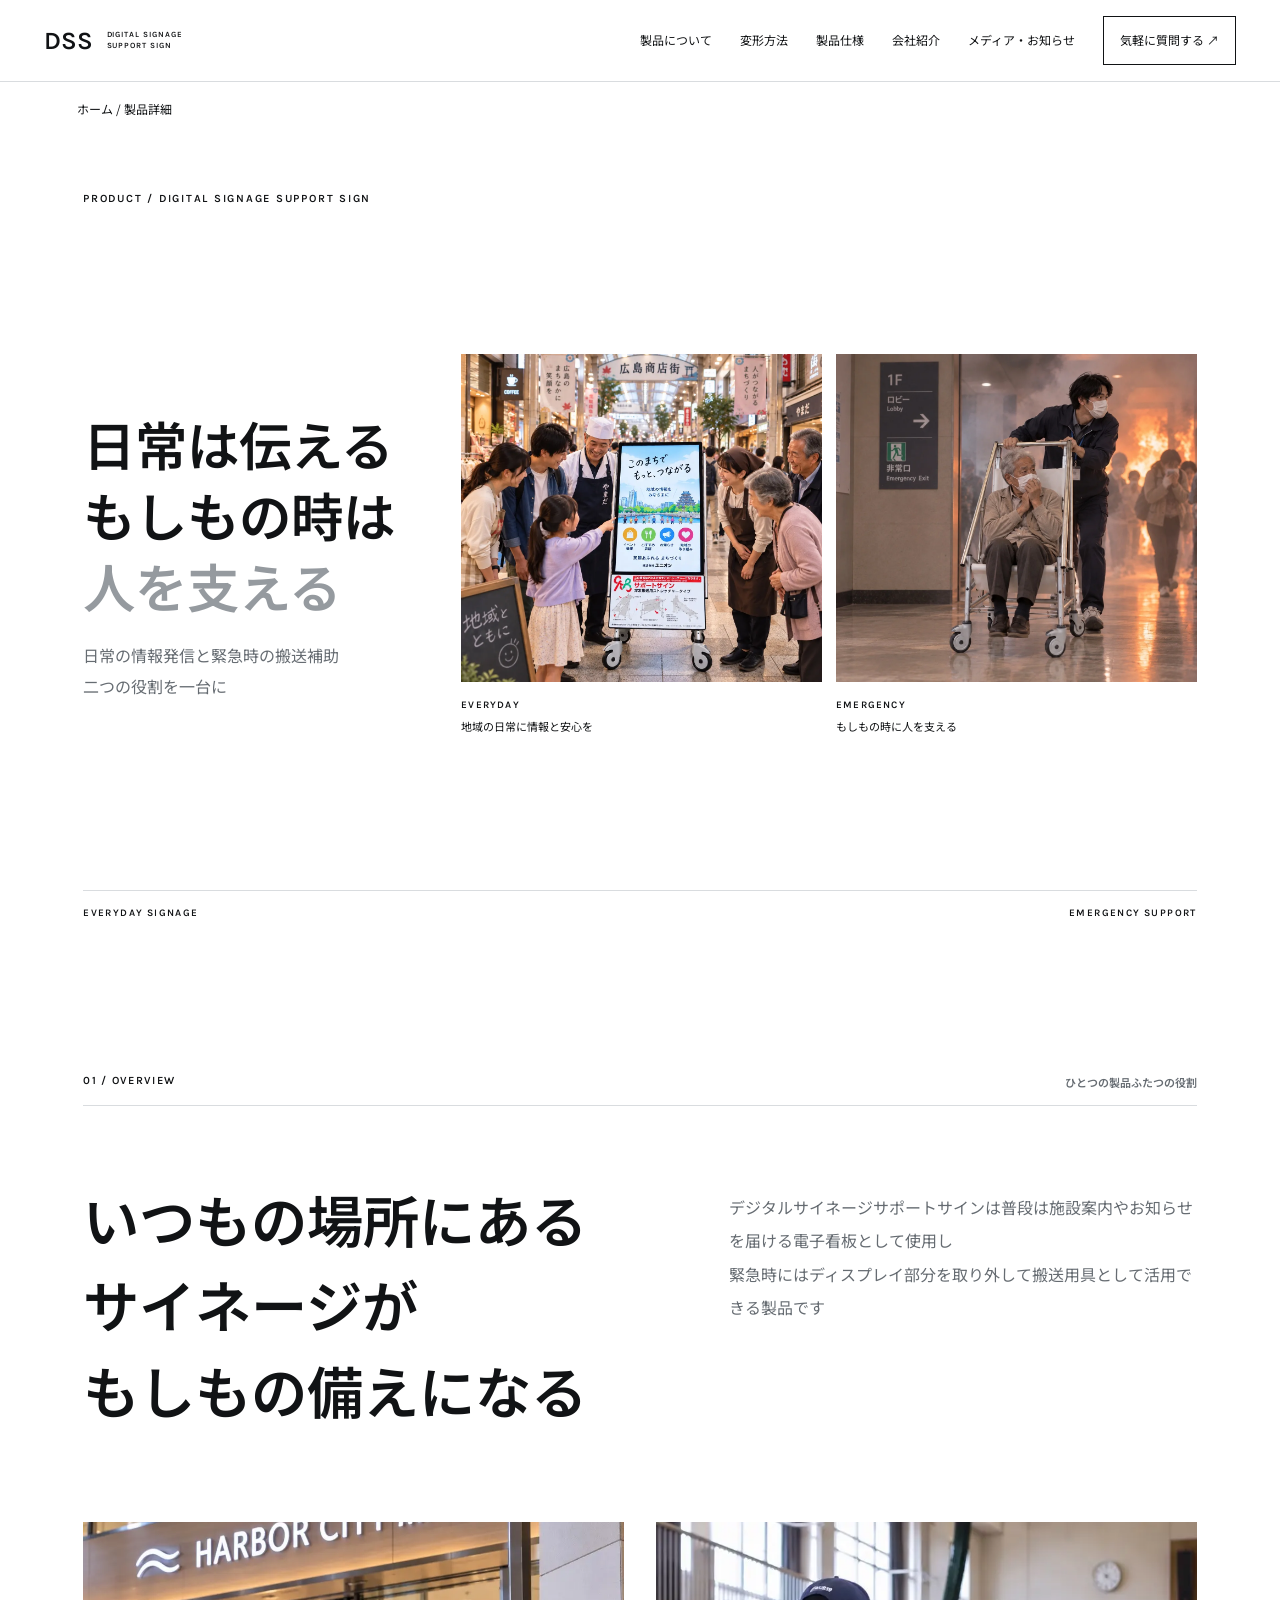
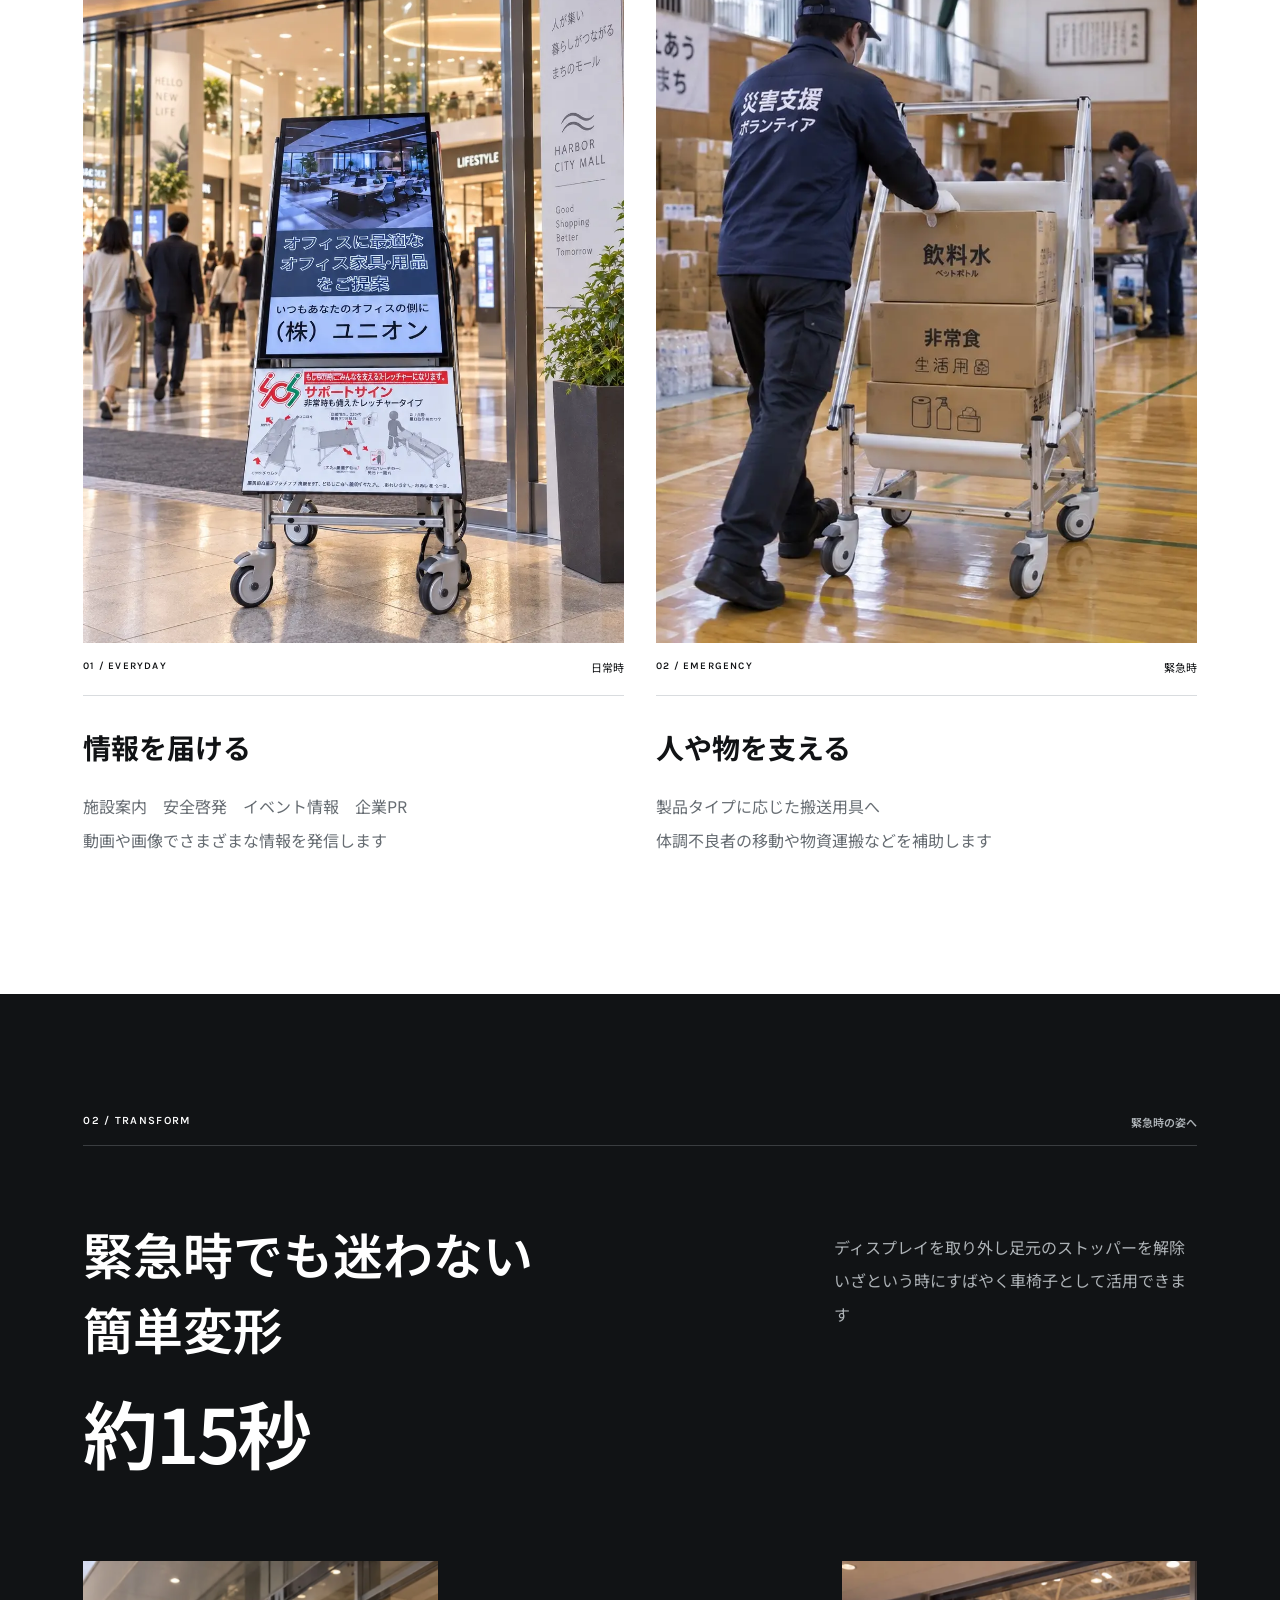
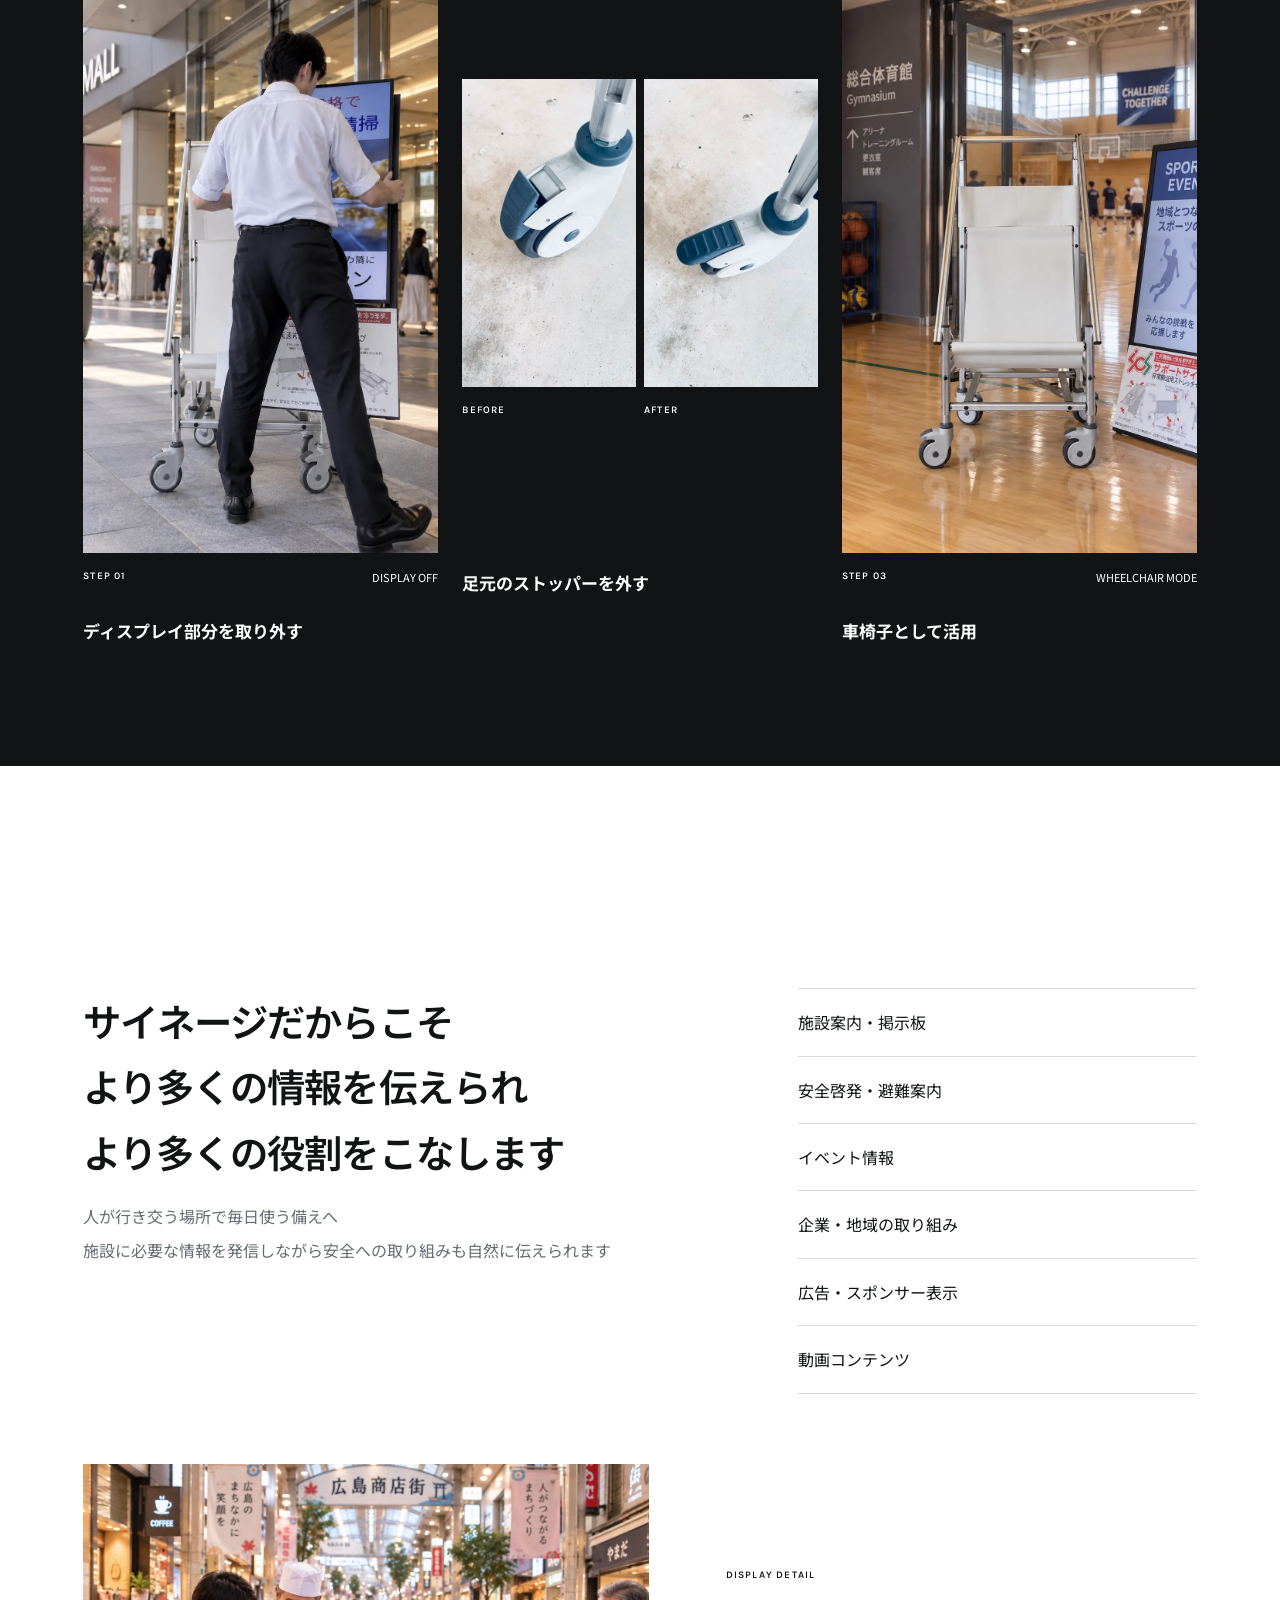
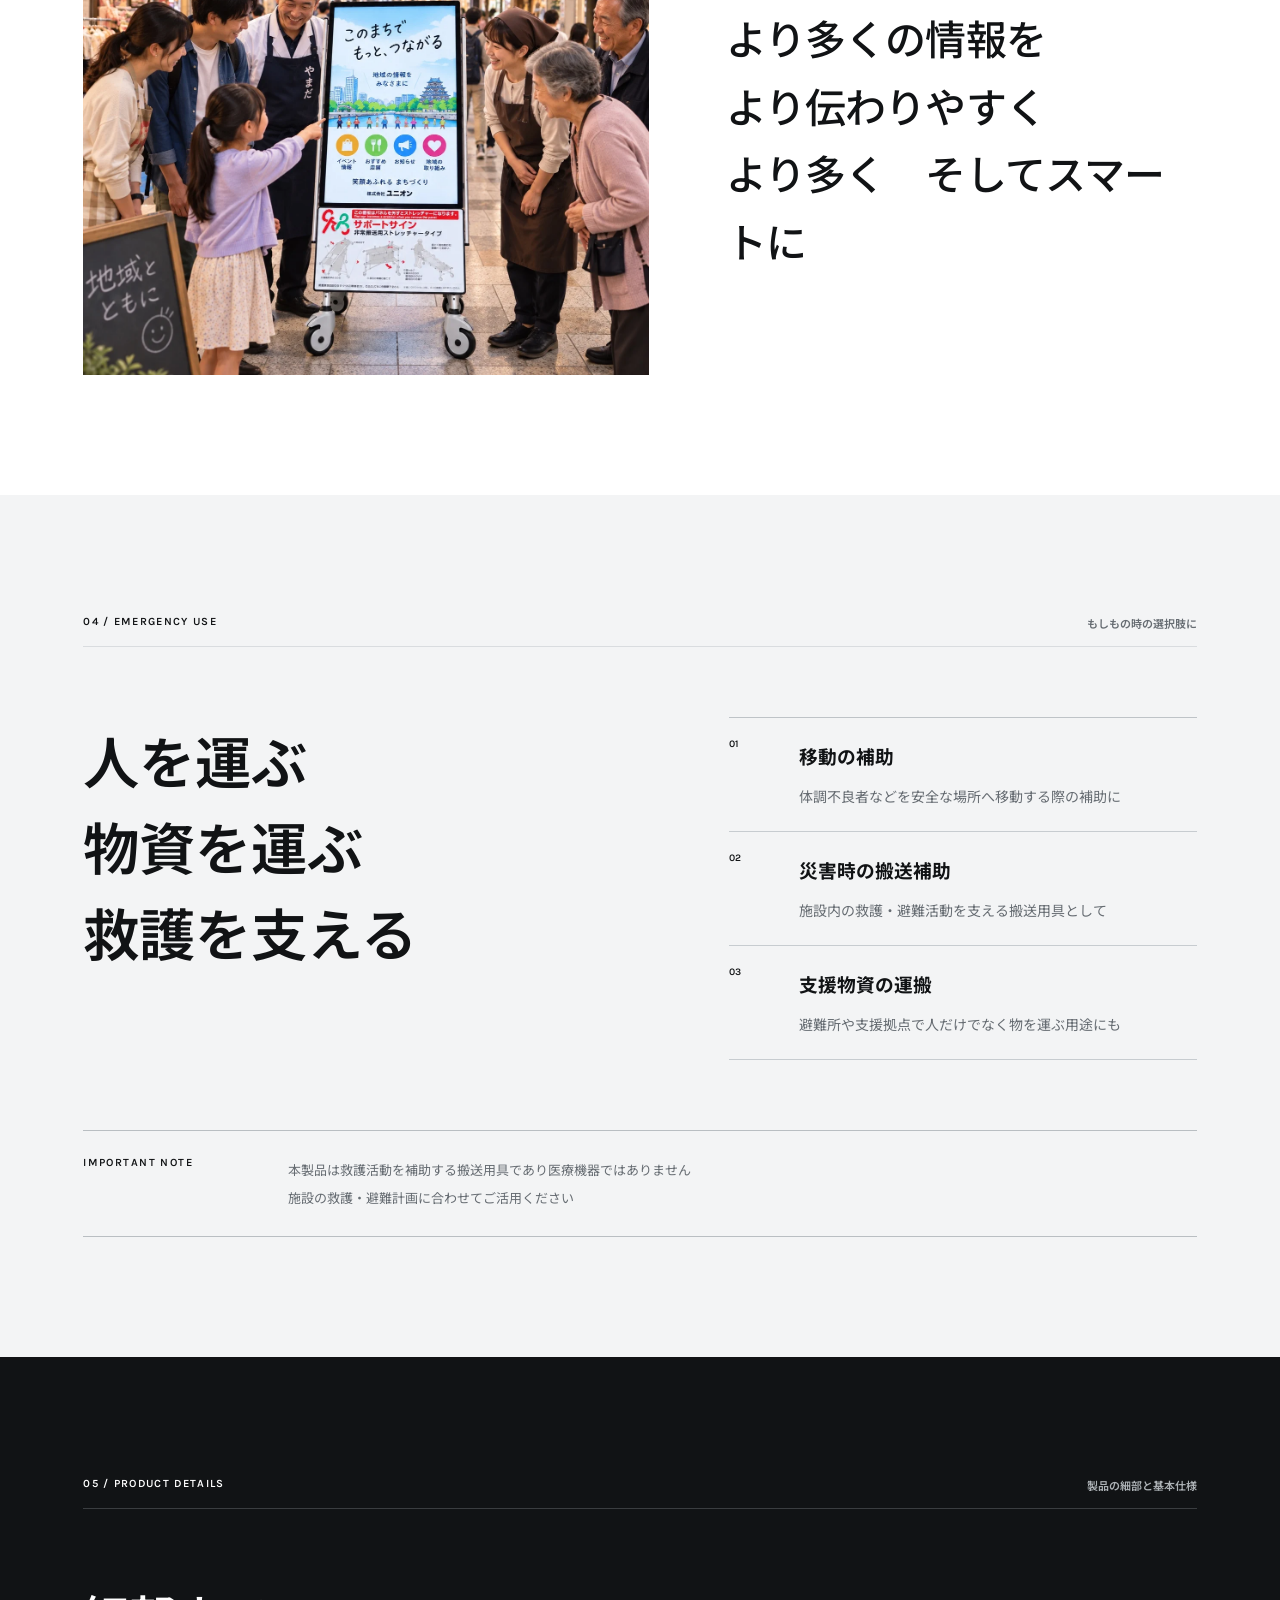
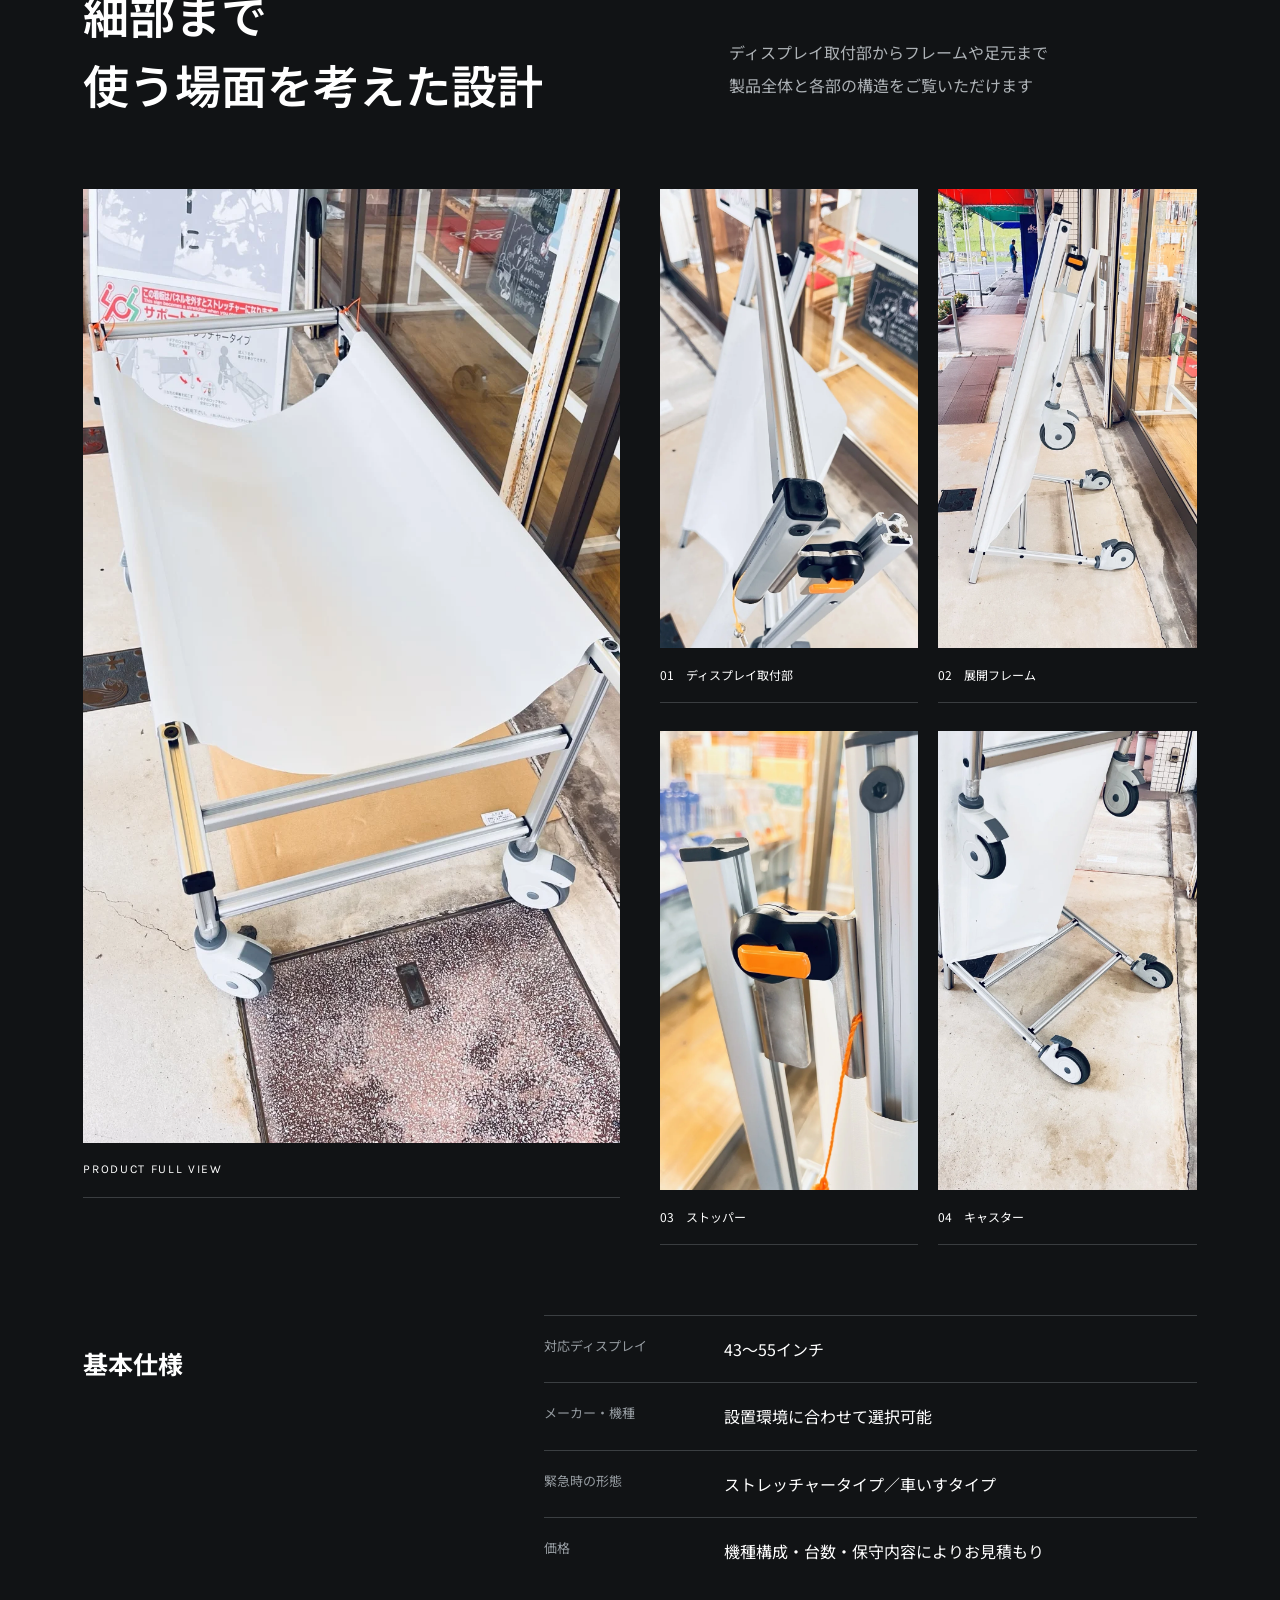
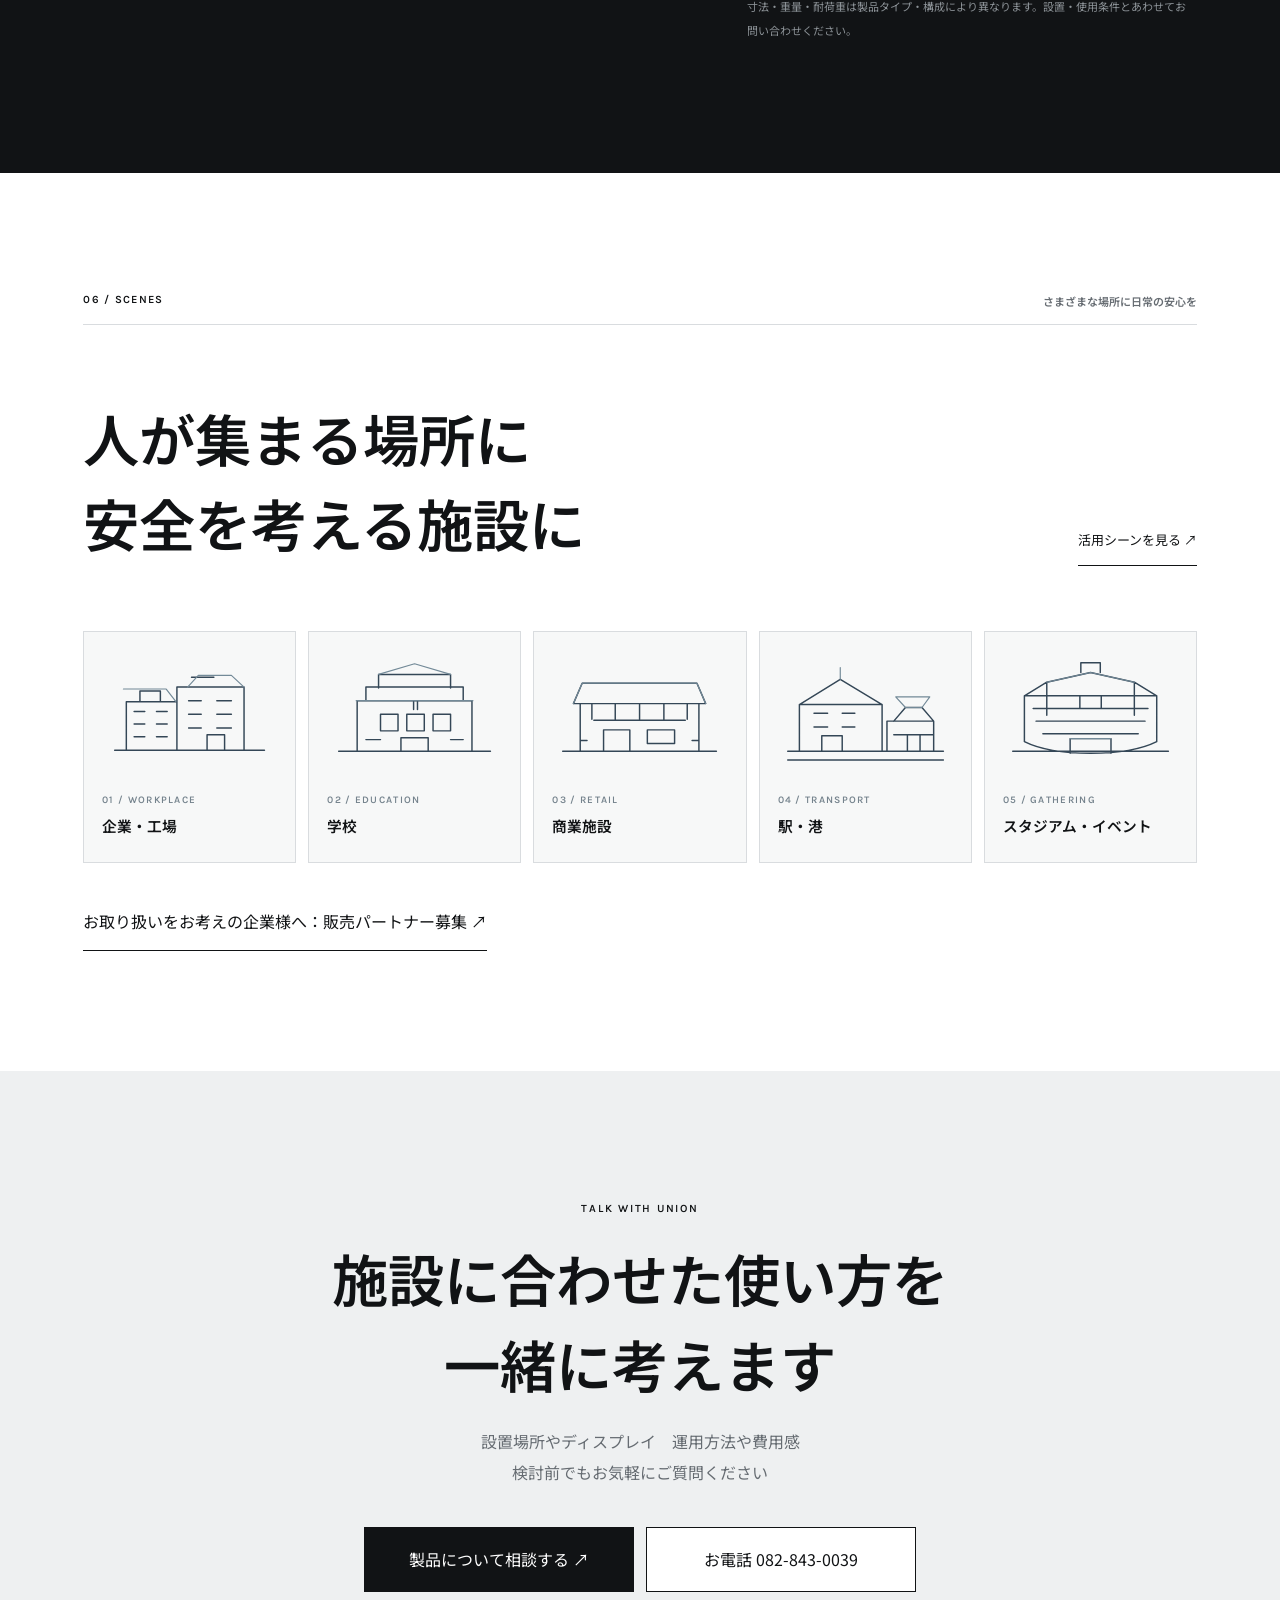
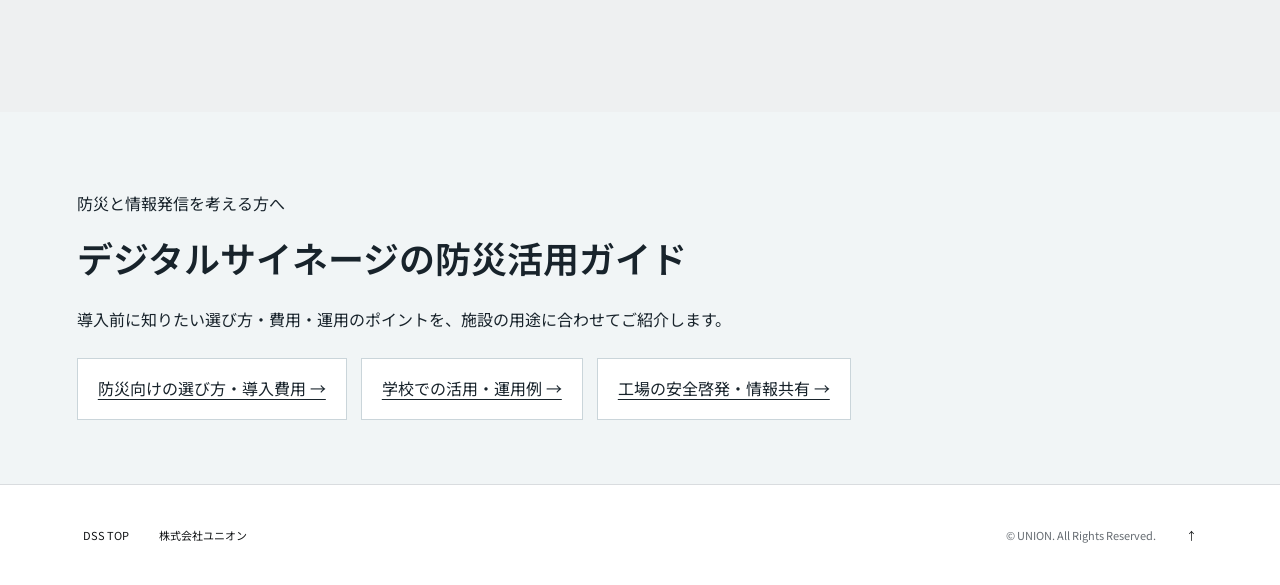
<file: product/index.html>
<!doctype html><html lang="ja"><head><meta charset="UTF-8"><meta name="viewport" content="width=device-width,initial-scale=1"><meta name="theme-color" content="#111315"><title>デジタルサイネージサポートサイン製品詳細｜使い方・活用例</title><meta name="description" content="デジタルサイネージサポートサインの製品詳細。日常の施設案内や動画配信から、緊急時の搬送補助まで。ディスプレイの取り外し、変形手順、設置・活用イメージをご紹介します。"><link rel="icon" href="../assets/favicon.svg"><link rel="stylesheet" href="product.css?v=20260929-scenes"><script src="product.js" defer></script><link rel="canonical" href="https://tatuno21-dev.github.io/-GPT-HP/product/"><style>.dss-guides{padding:64px max(6vw,24px);background:#f1f5f6;color:#18232b}.dss-guides h2{font-size:clamp(24px,3vw,36px);line-height:1.5;margin:12px 0 20px}.dss-guides p{line-height:1.9;margin:12px 0}.dss-guides>div{display:flex;flex-wrap:wrap;gap:14px;margin-top:24px}.dss-guides a{padding:16px 20px;border:1px solid #cad5da;background:white;color:#18232b;text-decoration:underline;text-underline-offset:4px;line-height:1.7}.dss-guides a:focus-visible{outline:3px solid #387f9b;outline-offset:4px}</style><meta property="og:locale" content="ja_JP"><meta property="og:type" content="website"><meta property="og:title" content="デジタルサイネージサポートサイン製品詳細｜使い方・活用例"><meta property="og:description" content="デジタルサイネージサポートサインの製品詳細。日常の施設案内や動画配信から、緊急時の搬送補助まで。ディスプレイの取り外し、変形手順、設置・活用イメージをご紹介します。"><meta property="og:url" content="https://tatuno21-dev.github.io/-GPT-HP/product/"><meta property="og:image" content="https://tatuno21-dev.github.io/-GPT-HP/assets/entrance.jpeg"><meta name="twitter:card" content="summary_large_image"><script type="application/ld+json">{"@context": "https://schema.org", "@graph": [{"@type": "WebPage", "@id": "https://tatuno21-dev.github.io/-GPT-HP/product/#webpage", "url": "https://tatuno21-dev.github.io/-GPT-HP/product/", "name": "デジタルサイネージサポートサイン製品詳細｜使い方・活用例", "description": "デジタルサイネージサポートサインの製品詳細。日常の施設案内や動画配信から、緊急時の搬送補助まで。ディスプレイの取り外し、変形手順、設置・活用イメージをご紹介します。", "inLanguage": "ja", "publisher": {"@id": "https://tatuno21-dev.github.io/-GPT-HP/company/#organization"}}, {"@type": "BreadcrumbList", "itemListElement": [{"@type": "ListItem", "position": 1, "name": "ホーム", "item": "https://tatuno21-dev.github.io/-GPT-HP/"}, {"@type": "ListItem", "position": 2, "name": "製品詳細", "item": "https://tatuno21-dev.github.io/-GPT-HP/product/"}]}]}</script><script async src="https://www.googletagmanager.com/gtag/js?id=G-GKJ5CT59DS"></script><script>window.dataLayer=window.dataLayer||[];function gtag(){dataLayer.push(arguments)}gtag('js',new Date());gtag('config','G-GKJ5CT59DS');</script></head><body>
<header><a class="brand" href="../"><b>DSS</b><span>DIGITAL SIGNAGE<br>SUPPORT SIGN</span></a><nav><a href="#overview">製品について</a><a href="#how">変形方法</a><a href="#detail">製品仕様</a><a href="../company/">会社紹介</a><a href="../news/">メディア・お知らせ</a><a class="cta" href="#contact">気軽に質問する ↗</a></nav><button aria-expanded="false" aria-controls="mobile">≡</button></header><div id="mobile" hidden><a href="#overview">製品について</a><a href="#how">変形方法</a><a href="#detail">製品仕様</a><a href="../news/">メディア・お知らせ</a><a href="#contact">気軽に質問する ↗</a></div>
<main><nav aria-label="パンくず" style="padding:16px 6vw;font-size:12px;line-height:1.8"><a href="../">ホーム</a> / <span aria-current="page">製品詳細</span></nav><section class="hero"><p class="eyebrow">PRODUCT / DIGITAL SIGNAGE SUPPORT SIGN</p><div class="hero-copy"><h1>日常は伝える<br>もしもの時は<br><em>人を支える</em></h1><p>日常の情報発信と緊急時の搬送補助<br>二つの役割を一台に</p></div><div class="hero-gallery"><figure class="photo hero-photo photo-filled"><img src="../assets/product-hero.webp?v=20260923" width="1318" height="1193" alt="広島の商店街で地域の人々がデジタルサイネージサポートサインを見る様子" fetchpriority="high"><figcaption><span>EVERYDAY</span><small>地域の日常に情報と安心を</small></figcaption></figure><figure class="photo hero-photo photo-filled"><img src="../assets/product-rescue.webp?v=20260923" width="1312" height="1199" alt="車椅子として緊急時の移動を支える使用イメージ" fetchpriority="high"><figcaption><span>EMERGENCY</span><small>もしもの時に人を支える</small></figcaption></figure></div><div class="hero-foot"><span>EVERYDAY SIGNAGE</span><span>EMERGENCY SUPPORT</span></div></section>
<section id="overview" class="section"><div class="label"><span>01 / OVERVIEW</span><span>ひとつの製品ふたつの役割</span></div><div class="lead"><h2>いつもの場所にある<br>サイネージが<br>もしもの備えになる</h2><p>デジタルサイネージサポートサインは普段は施設案内やお知らせを届ける電子看板として使用し<br>緊急時にはディスプレイ部分を取り外して搬送用具として活用できる製品です</p></div><div class="dual"><article class="dark"><figure class="photo mode-photo photo-filled"><img src="../assets/product-daily.webp?v=20260923" width="1024" height="1536" alt="商業施設の入口で情報を表示するデジタルサイネージサポートサイン" loading="lazy"><figcaption><span>01 / EVERYDAY</span><small>日常時</small></figcaption></figure><h3>情報を届ける</h3><p>施設案内　安全啓発　イベント情報　企業PR<br>動画や画像でさまざまな情報を発信します</p></article><article><figure class="photo mode-photo photo-filled"><img src="../assets/product-emergency.webp?v=20260923" width="1312" height="1199" alt="緊急時に車椅子として移動を補助する使用イメージ" loading="lazy"><figcaption><span>02 / EMERGENCY</span><small>緊急時</small></figcaption></figure><h3>人や物を支える</h3><p>製品タイプに応じた搬送用具へ<br>体調不良者の移動や物資運搬などを補助します</p></article></div></section>
<section id="how" class="section inverse"><div class="label"><span>02 / TRANSFORM</span><span>緊急時の姿へ</span></div><div class="lead"><h2>緊急時でも迷わない<br>簡単変形<span class="transform-time">約15秒</span></h2><p>ディスプレイを取り外し足元のストッパーを解除<br>いざという時にすばやく車椅子として活用できます</p></div><div class="steps"><article><figure class="photo step-photo photo-filled"><img src="../assets/product-remove-display.webp?v=20260923" width="915" height="1536" alt="デジタルサイネージのディスプレイ部分を取り外す様子" loading="lazy"><figcaption><span>STEP 01</span><small>DISPLAY OFF</small></figcaption></figure><h3>ディスプレイ部分を取り外す</h3></article><article><div class="step-photo-pair"><figure class="photo step-photo photo-filled"><img src="../assets/product-stopper-before.webp?v=20260923" width="864" height="1536" alt="解除前の足元のストッパー" loading="lazy"><figcaption><span>BEFORE</span></figcaption></figure><figure class="photo step-photo photo-filled"><img src="../assets/product-stopper-after.webp?v=20260923" width="864" height="1536" alt="解除後の足元のストッパー" loading="lazy"><figcaption><span>AFTER</span></figcaption></figure></div><h3>足元のストッパーを外す</h3></article><article><figure class="photo step-photo photo-filled wheelchair-photo"><img src="../assets/product-wheelchair.webp?v=20260923" width="1024" height="1536" alt="ディスプレイを取り外して車椅子として活用できる状態" loading="lazy"><figcaption><span>STEP 03</span><small>WHEELCHAIR MODE</small></figcaption></figure><h3>車椅子として活用</h3></article></div></section>
<section class="section"><div class="label"><span>03 / EVERYDAY VALUE</span><span>備えるだけではなく毎日使える</span></div><div class="value"><div><h2>サイネージだからこそ<br>より多くの情報を伝えられ<br>より多くの役割をこなします</h2><p>人が行き交う場所で毎日使う備えへ<br>施設に必要な情報を発信しながら安全への取り組みも自然に伝えられます</p></div><ul><li>施設案内・掲示板</li><li>安全啓発・避難案内</li><li>イベント情報</li><li>企業・地域の取り組み</li><li>広告・スポンサー表示</li><li>動画コンテンツ</li></ul></div><figure class="photo screen photo-filled"><img src="../assets/product-display.webp?v=20260923" width="1318" height="1193" alt="広島の商店街でイベント情報を表示するデジタルサイネージサポートサイン" loading="lazy"><figcaption><span>DISPLAY DETAIL</span><strong>より多くの情報を<br>より伝わりやすく<br>より多く　そしてスマートに</strong></figcaption></figure></section>
<section class="section fog"><div class="label"><span>04 / EMERGENCY USE</span><span>もしもの時の選択肢に</span></div><div class="lead"><h2>人を運ぶ<br>物資を運ぶ<br>救護を支える</h2><div class="uses"><article><b>01</b><h3>移動の補助</h3><p>体調不良者などを安全な場所へ移動する際の補助に</p></article><article><b>02</b><h3>災害時の搬送補助</h3><p>施設内の救護・避難活動を支える搬送用具として</p></article><article><b>03</b><h3>支援物資の運搬</h3><p>避難所や支援拠点で人だけでなく物を運ぶ用途にも</p></article></div></div><aside><b>IMPORTANT NOTE</b><p>本製品は救護活動を補助する搬送用具であり医療機器ではありません<br>施設の救護・避難計画に合わせてご活用ください</p></aside></section>
<section id="detail" class="section inverse details"><div class="label"><span>05 / PRODUCT DETAILS</span><span>製品の細部と基本仕様</span></div><div class="lead"><h2>細部まで<br>使う場面を考えた設計</h2><p>ディスプレイ取付部からフレームや足元まで<br>製品全体と各部の構造をご覧いただけます</p></div><div class="detail-gallery"><figure class="full-view"><img src="../assets/product-full.webp?v=20260923" alt="座面とフレームとキャスターが分かる製品全体" loading="lazy" width="864" height="1536"><figcaption>PRODUCT FULL VIEW</figcaption></figure><div class="detail-grid"><figure><img src="../assets/product-mount.webp?v=20260923" alt="ディスプレイ取付部の構造" loading="lazy" width="864" height="1536"><figcaption>01　ディスプレイ取付部</figcaption></figure><figure><img src="../assets/product-frame.webp?v=20260923" alt="横から見た展開フレーム" loading="lazy" width="864" height="1536"><figcaption>02　展開フレーム</figcaption></figure><figure><img src="../assets/product-stopper-detail.webp?v=20260923" alt="フレームに付いたストッパーの拡大写真" loading="lazy" width="864" height="1536"><figcaption>03　ストッパー</figcaption></figure><figure><img src="../assets/product-caster.webp?v=20260923" alt="製品の足元とキャスター" loading="lazy" width="864" height="1536"><figcaption>04　キャスター</figcaption></figure></div></div><div class="spec"><h3>基本仕様</h3><dl><div><dt>対応ディスプレイ</dt><dd>43〜55インチ</dd></div><div><dt>メーカー・機種</dt><dd>設置環境に合わせて選択可能</dd></div><div><dt>緊急時の形態</dt><dd>ストレッチャータイプ／車いすタイプ</dd></div><div><dt>価格</dt><dd>機種構成・台数・保守内容によりお見積もり</dd></div></dl></div><p class="note">寸法・重量・耐荷重は製品タイプ・構成により異なります。設置・使用条件とあわせてお問い合わせください。</p></section>
<section class="section"><div class="label"><span>06 / SCENES</span><span>さまざまな場所に日常の安心を</span></div><div class="scene-head"><h2>人が集まる場所に<br>安全を考える施設に</h2><a href="../#scenes">活用シーンを見る ↗</a></div><div class="scene-cards" aria-label="活用シーン">
<article class="scene-card"><svg viewBox="0 0 180 120" aria-hidden="true" focusable="false"><path d="M13 99h154M25 99V49h52v50M77 99V34h69v65M33 59h11m12 0h11M33 72h11m12 0h11M33 85h11m12 0h11M89 48h13m16 0h15M89 62h13m16 0h15M89 76h13m16 0h15M108 99V83h18v16M115 24h-23M39 49V38h21v11"/><path d="M22 36h44l10 13M88 34l11-12h34l13 12" class="scene-fill"/></svg><span class="scene-number">01 / WORKPLACE</span><h3>企業・工場</h3></article>
<article class="scene-card"><svg viewBox="0 0 180 120" aria-hidden="true" focusable="false"><path d="M12 100h156M31 100V48h118v52M40 48V34h100v14M53 35V21h74v14M55 62h18v17H55zM82 62h18v17H82zM109 62h18v17h-18zM76 100V86h28v14M89 49v8M93 49v8M40 88h15m72 0h13"/><path d="M53 21l37-11 37 11M30 48h120" class="scene-fill"/></svg><span class="scene-number">02 / EDUCATION</span><h3>学校</h3></article>
<article class="scene-card"><svg viewBox="0 0 180 120" aria-hidden="true" focusable="false"><path d="M11 100h158M29 100V51h122v49M22 51h136l-9-21H31zM41 51v16m24-16v16m25-16v16m25-16v16m24-16v16M43 68h94M53 100V78h27v22M98 78h28v14H98zM38 30h104M36 89h-7m122 0h-7"/><path d="M22 51l9-21h118l9 21" class="scene-fill"/></svg><span class="scene-number">03 / RETAIL</span><h3>商業施設</h3></article>
<article class="scene-card"><svg viewBox="0 0 180 120" aria-hidden="true" focusable="false"><path d="M10 100h160M22 100V52h85v48M22 52l42-26 43 26M37 61h14m15 0h13M37 75h14m15 0h13M45 100V84h21v16M112 100V69h48v31M119 69l12-14h17l12 14M119 83h41M133 100V83M146 100V83M10 109h160"/><path d="M121 44h35l-8 11h-17zM64 26V14" class="scene-fill"/></svg><span class="scene-number">04 / TRANSPORT</span><h3>駅・港</h3></article>
<article class="scene-card"><svg viewBox="0 0 180 120" aria-hidden="true" focusable="false"><path d="M10 100h160M22 90c16 8 38 12 68 12s52-4 68-12M22 90V43l23-14 45-10 45 10 23 14v47M45 29v34m90-34v34M22 43h136M31 56h118M34 69h112M41 82h98M69 102V87h42v15M80 19V9h20v10M79 43v13m22-13v13"/><path d="M45 29l45-10 45 10M69 87h42" class="scene-fill"/></svg><span class="scene-number">05 / GATHERING</span><h3>スタジアム・イベント</h3></article>
</div><p style="margin:30px 0 0"><a href="../partners/" style="display:inline-block;border-bottom:1px solid;padding:12px 0">お取り扱いをお考えの企業様へ：販売パートナー募集 ↗</a></p></section>
<section id="contact" class="contact"><p class="eyebrow">TALK WITH UNION</p><h2>施設に合わせた使い方を<br>一緒に考えます</h2><p>設置場所やディスプレイ　運用方法や費用感<br>検討前でもお気軽にご質問ください</p><div><a href="https://docs.google.com/forms/d/e/1FAIpQLSdQvwUCY77L22IvAKcECpF384Vm-meFKupwjZma_bfVFzkHiA/viewform?usp=publish-editor" target="_blank">製品について相談する ↗</a><a class="white" href="tel:0828430039">お電話 082-843-0039</a></div></section><section class="dss-guides" aria-labelledby="dss-guide-title"><p>防災と情報発信を考える方へ</p><h2 id="dss-guide-title">デジタルサイネージの防災活用ガイド</h2><p>導入前に知りたい選び方・費用・運用のポイントを、施設の用途に合わせてご紹介します。</p><div><a href="../disaster-prevention/">防災向けの選び方・導入費用 →</a><a href="../school/">学校での活用・運用例 →</a><a href="../factory/">工場の安全啓発・情報共有 →</a></div></section></main><footer><a href="../">DSS TOP</a><a href="../company/">株式会社ユニオン</a><span>© UNION. All Rights Reserved.</span><a href="#">↑</a></footer></body></html>
</file>
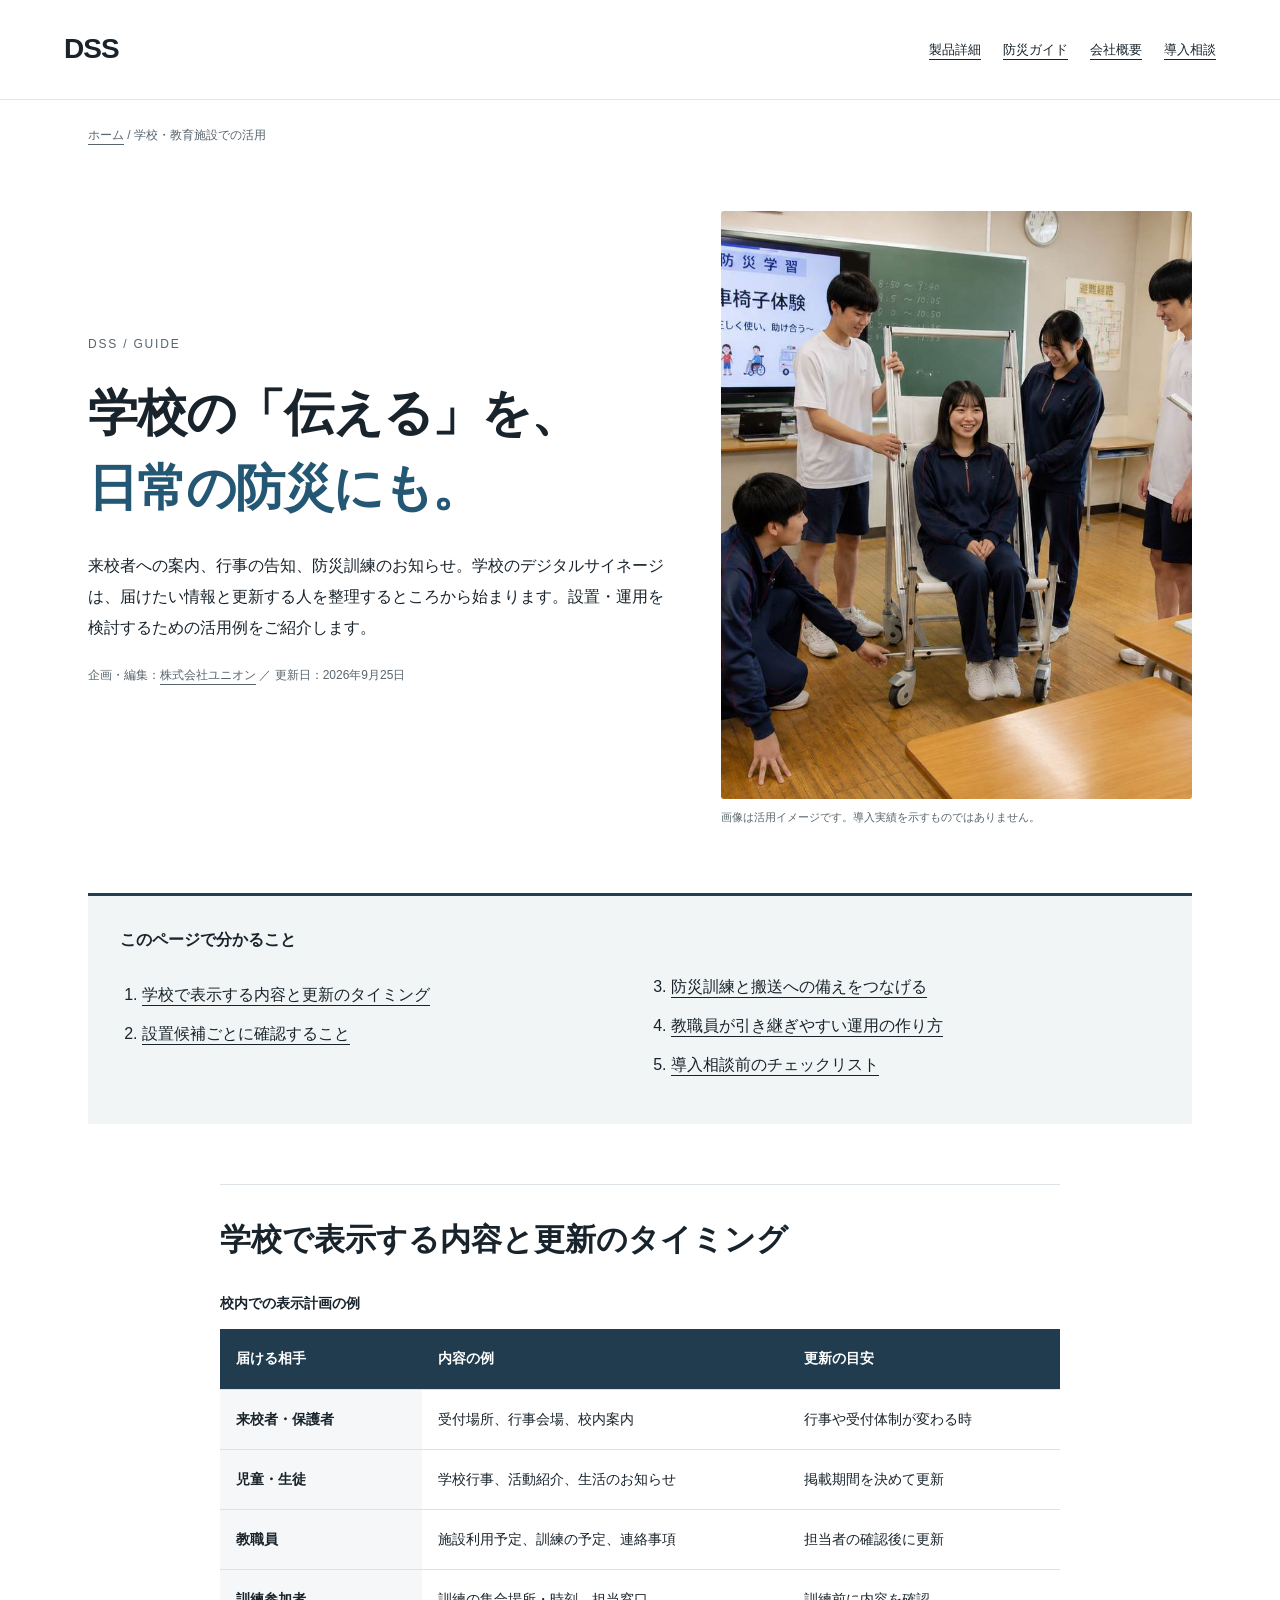
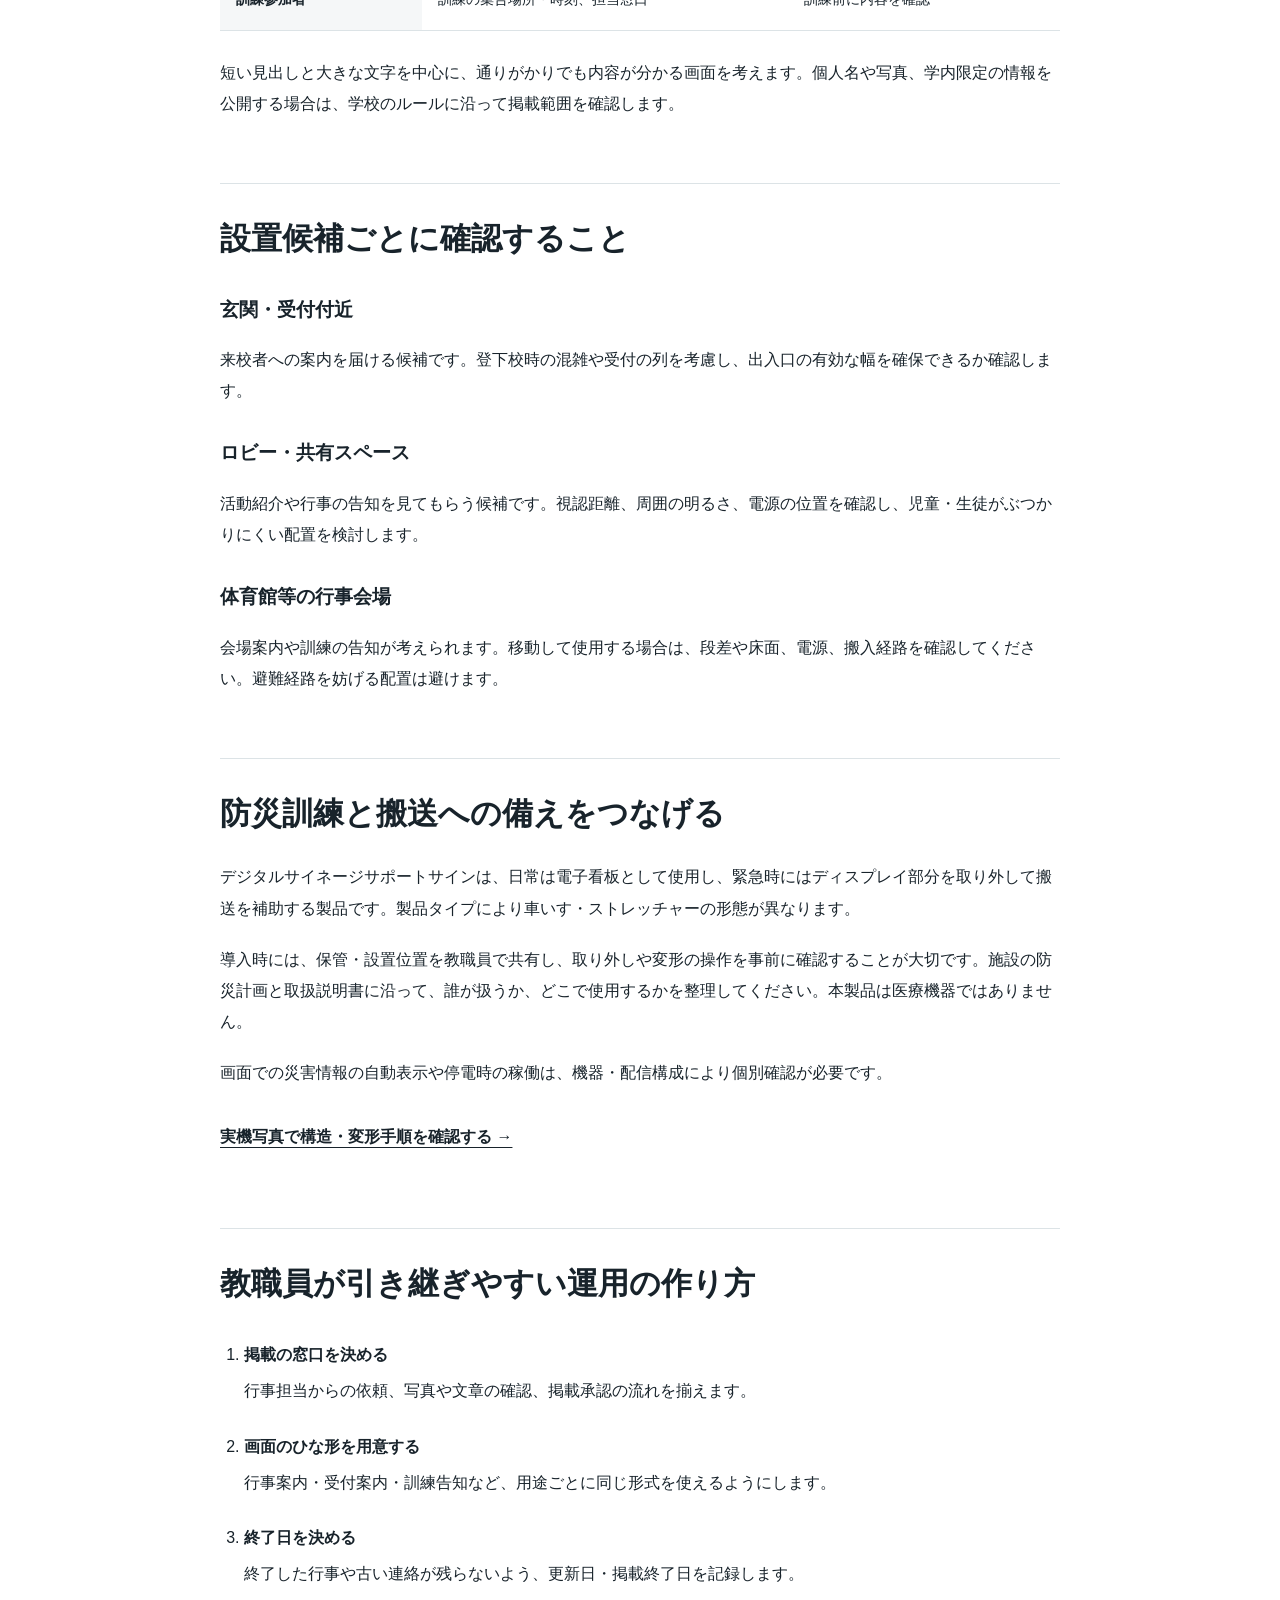
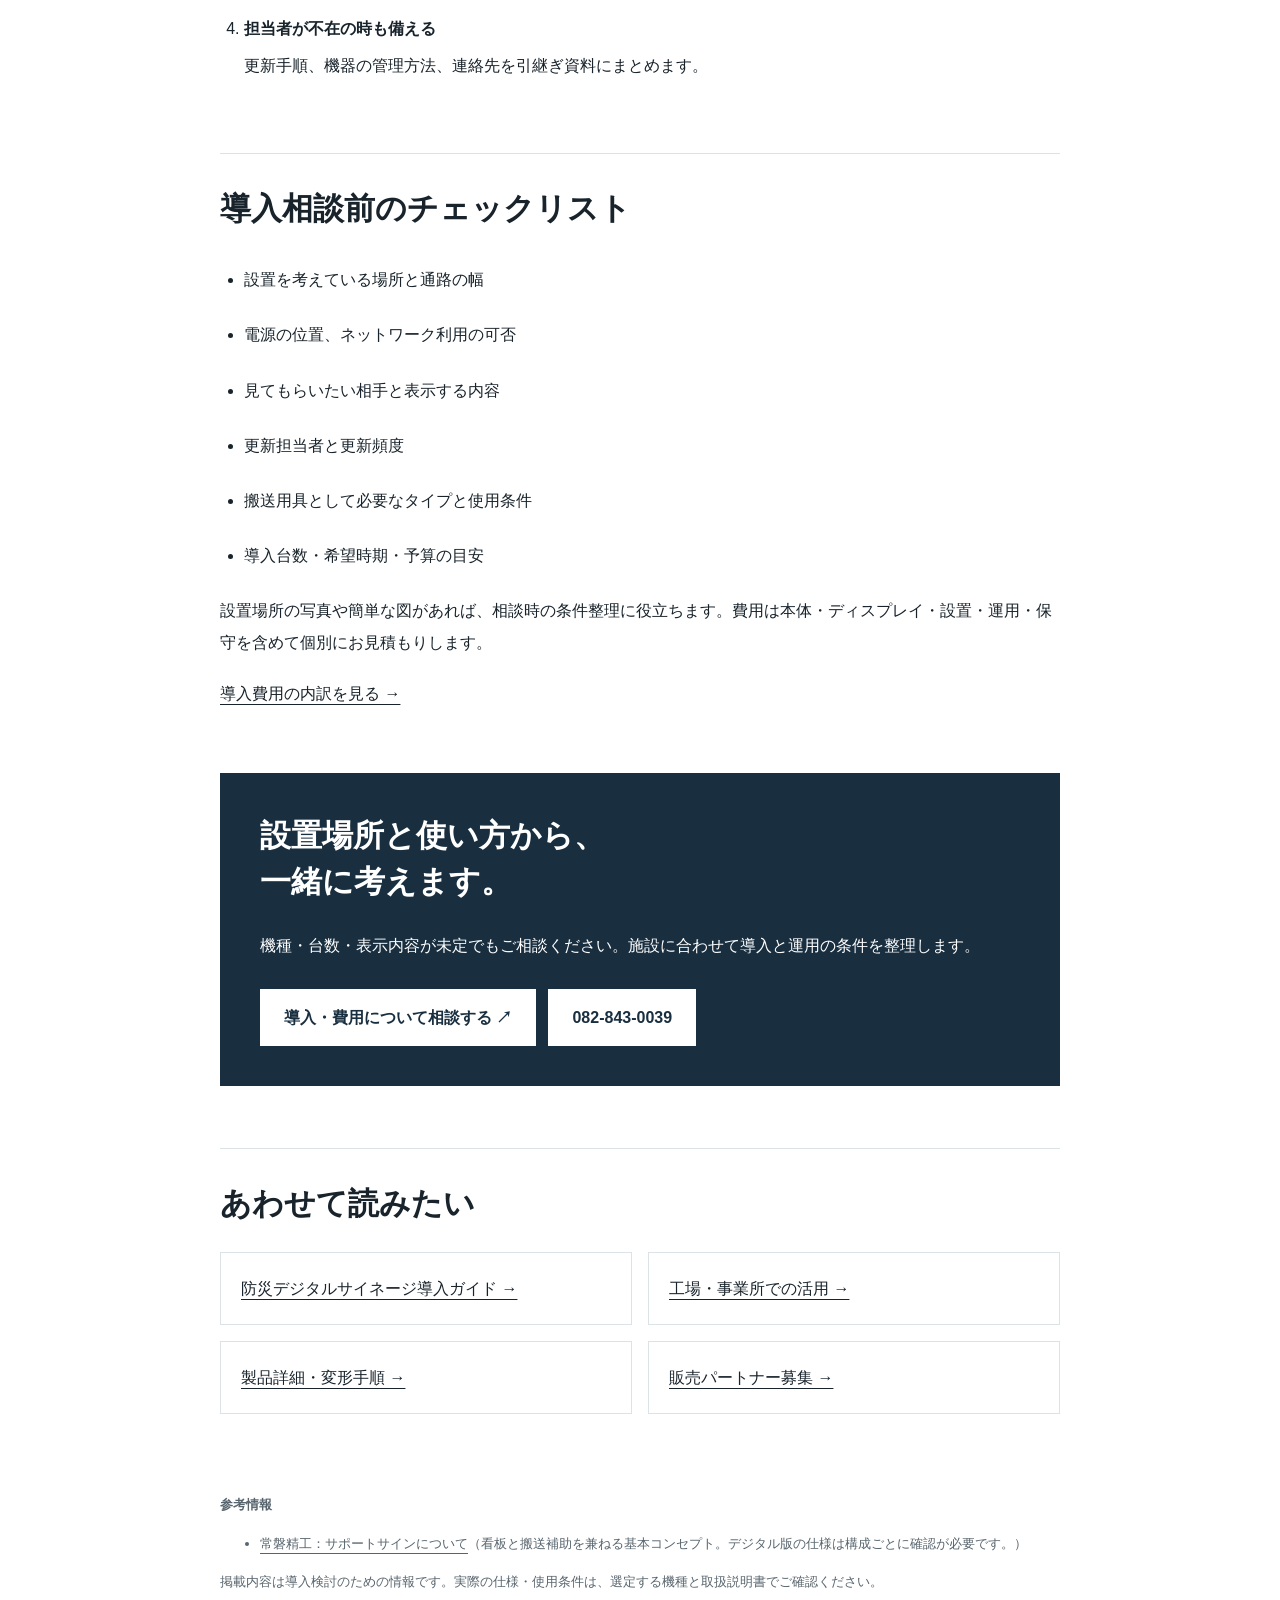
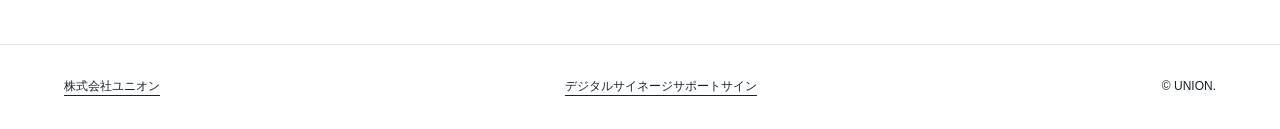
<file: school/index.html>
<!doctype html><html lang="ja"><head><meta charset="utf-8"><meta name="viewport" content="width=device-width,initial-scale=1"><title>学校のデジタルサイネージ活用｜校内案内・防災への備え</title><meta name="description" content="学校向けデジタルサイネージの表示内容、設置場所、担当者の運用を解説。行事案内や防災訓練の周知と、緊急時の搬送補助を両立するサポートサインの導入をご相談いただけます。"><link rel="canonical" href="https://tatuno21-dev.github.io/-GPT-HP/school/"><link rel="icon" href="../assets/favicon.svg"><link rel="stylesheet" href="../guide.css?v=20260925-2"><meta property="og:locale" content="ja_JP"><meta property="og:type" content="website"><meta property="og:title" content="学校のデジタルサイネージ活用｜校内案内・防災への備え"><meta property="og:description" content="学校向けデジタルサイネージの表示内容、設置場所、担当者の運用を解説。行事案内や防災訓練の周知と、緊急時の搬送補助を両立するサポートサインの導入をご相談いただけます。"><meta property="og:url" content="https://tatuno21-dev.github.io/-GPT-HP/school/"><meta property="og:image" content="https://tatuno21-dev.github.io/-GPT-HP/assets/school.jpeg"><meta name="twitter:card" content="summary_large_image"><script type="application/ld+json">{"@context": "https://schema.org", "@graph": [{"@type": "WebPage", "@id": "https://tatuno21-dev.github.io/-GPT-HP/school/#webpage", "url": "https://tatuno21-dev.github.io/-GPT-HP/school/", "name": "学校のデジタルサイネージ活用｜校内案内・防災への備え", "description": "学校向けデジタルサイネージの表示内容、設置場所、担当者の運用を解説。行事案内や防災訓練の周知と、緊急時の搬送補助を両立するサポートサインの導入をご相談いただけます。", "inLanguage": "ja", "publisher": {"@id": "https://tatuno21-dev.github.io/-GPT-HP/company/#organization"}}, {"@type": "BreadcrumbList", "itemListElement": [{"@type": "ListItem", "position": 1, "name": "ホーム", "item": "https://tatuno21-dev.github.io/-GPT-HP/"}, {"@type": "ListItem", "position": 2, "name": "学校・教育施設での活用", "item": "https://tatuno21-dev.github.io/-GPT-HP/school/"}]}]}</script><script async src="https://www.googletagmanager.com/gtag/js?id=G-GKJ5CT59DS"></script><script>window.dataLayer=window.dataLayer||[];function gtag(){dataLayer.push(arguments)}gtag('js',new Date());gtag('config','G-GKJ5CT59DS');</script><script>document.addEventListener('click',function(e){var a=e.target.closest('a[data-contact]');if(a&&typeof gtag==='function'){gtag('event','contact_click',{contact_method:a.dataset.contact,page_path:location.pathname});}});</script></head><body>
<a class="skip" href="#main">本文へ移動</a><header><a class="brand" href="../" aria-label="DSS トップページ">DSS</a><nav aria-label="メインメニュー"><a href="../product/">製品詳細</a><a href="../disaster-prevention/">防災ガイド</a><a href="../company/">会社概要</a><a href="#contact">導入相談</a></nav></header><main id="main"><nav class="crumb" aria-label="パンくず"><a href="../">ホーム</a> / <span aria-current="page">学校・教育施設での活用</span></nav>
<section class="hero"><div><p class="eyebrow">DSS / GUIDE</p><h1>学校の「伝える」を、<br><em>日常の防災にも。</em></h1><p class="intro">来校者への案内、行事の告知、防災訓練のお知らせ。学校のデジタルサイネージは、届けたい情報と更新する人を整理するところから始まります。設置・運用を検討するための活用例をご紹介します。</p><p class="byline">企画・編集：<a href="../company/">株式会社ユニオン</a> ／ 更新日：<time datetime="2026-09-25">2026年9月25日</time></p></div><figure><img src="../assets/school.jpeg" alt="学校でのデジタルサイネージ活用イメージ" width="1000" height="1250" fetchpriority="high"><figcaption>画像は活用イメージです。導入実績を示すものではありません。</figcaption></figure></section>
<nav class="toc" aria-label="このページの目次"><strong>このページで分かること</strong><ol><li><a href="#content">学校で表示する内容と更新のタイミング</a></li><li><a href="#placement">設置候補ごとに確認すること</a></li><li><a href="#preparedness">防災訓練と搬送への備えをつなげる</a></li><li><a href="#workflow">教職員が引き継ぎやすい運用の作り方</a></li><li><a href="#consult">導入相談前のチェックリスト</a></li></ol></nav><article class="article"><section id="content"><h2>学校で表示する内容と更新のタイミング</h2><div class="table-wrap"><table><caption>校内での表示計画の例</caption><thead><tr><th>届ける相手</th><th>内容の例</th><th>更新の目安</th></tr></thead><tbody><tr><th>来校者・保護者</th><td>受付場所、行事会場、校内案内</td><td>行事や受付体制が変わる時</td></tr><tr><th>児童・生徒</th><td>学校行事、活動紹介、生活のお知らせ</td><td>掲載期間を決めて更新</td></tr><tr><th>教職員</th><td>施設利用予定、訓練の予定、連絡事項</td><td>担当者の確認後に更新</td></tr><tr><th>訓練参加者</th><td>訓練の集合場所・時刻、担当窓口</td><td>訓練前に内容を確認</td></tr></tbody></table></div><p>短い見出しと大きな文字を中心に、通りがかりでも内容が分かる画面を考えます。個人名や写真、学内限定の情報を公開する場合は、学校のルールに沿って掲載範囲を確認します。</p></section><section id="placement"><h2>設置候補ごとに確認すること</h2><h3>玄関・受付付近</h3><p>来校者への案内を届ける候補です。登下校時の混雑や受付の列を考慮し、出入口の有効な幅を確保できるか確認します。</p><h3>ロビー・共有スペース</h3><p>活動紹介や行事の告知を見てもらう候補です。視認距離、周囲の明るさ、電源の位置を確認し、児童・生徒がぶつかりにくい配置を検討します。</p><h3>体育館等の行事会場</h3><p>会場案内や訓練の告知が考えられます。移動して使用する場合は、段差や床面、電源、搬入経路を確認してください。避難経路を妨げる配置は避けます。</p></section><section id="preparedness"><h2>防災訓練と搬送への備えをつなげる</h2><p>デジタルサイネージサポートサインは、日常は電子看板として使用し、緊急時にはディスプレイ部分を取り外して搬送を補助する製品です。製品タイプにより車いす・ストレッチャーの形態が異なります。</p><p>導入時には、保管・設置位置を教職員で共有し、取り外しや変形の操作を事前に確認することが大切です。施設の防災計画と取扱説明書に沿って、誰が扱うか、どこで使用するかを整理してください。本製品は医療機器ではありません。</p><p>画面での災害情報の自動表示や停電時の稼働は、機器・配信構成により個別確認が必要です。</p><a class="text-link" href="../product/">実機写真で構造・変形手順を確認する →</a></section><section id="workflow"><h2>教職員が引き継ぎやすい運用の作り方</h2><ol class="checklist"><li><strong>掲載の窓口を決める</strong><p>行事担当からの依頼、写真や文章の確認、掲載承認の流れを揃えます。</p></li><li><strong>画面のひな形を用意する</strong><p>行事案内・受付案内・訓練告知など、用途ごとに同じ形式を使えるようにします。</p></li><li><strong>終了日を決める</strong><p>終了した行事や古い連絡が残らないよう、更新日・掲載終了日を記録します。</p></li><li><strong>担当者が不在の時も備える</strong><p>更新手順、機器の管理方法、連絡先を引継ぎ資料にまとめます。</p></li></ol></section><section id="consult"><h2>導入相談前のチェックリスト</h2><ul class="checklist"><li>設置を考えている場所と通路の幅</li><li>電源の位置、ネットワーク利用の可否</li><li>見てもらいたい相手と表示する内容</li><li>更新担当者と更新頻度</li><li>搬送用具として必要なタイプと使用条件</li><li>導入台数・希望時期・予算の目安</li></ul><p>設置場所の写真や簡単な図があれば、相談時の条件整理に役立ちます。費用は本体・ディスプレイ・設置・運用・保守を含めて個別にお見積もりします。</p><p><a href="../disaster-prevention/#cost">導入費用の内訳を見る →</a></p></section>
<aside class="cta" id="contact"><h2>設置場所と使い方から、<br>一緒に考えます。</h2><p>機種・台数・表示内容が未定でもご相談ください。施設に合わせて導入と運用の条件を整理します。</p><a class="button" href="https://docs.google.com/forms/d/e/1FAIpQLSdQvwUCY77L22IvAKcECpF384Vm-meFKupwjZma_bfVFzkHiA/viewform" data-contact="form">導入・費用について相談する ↗</a><a class="button" href="tel:0828430039" data-contact="phone">082-843-0039</a></aside>
<nav class="related" aria-label="関連ページ"><h2>あわせて読みたい</h2><ul><li><a href="../disaster-prevention/">防災デジタルサイネージ導入ガイド →</a></li><li><a href="../factory/">工場・事業所での活用 →</a></li><li><a href="../product/">製品詳細・変形手順 →</a></li><li><a href="../partners/">販売パートナー募集 →</a></li></ul></nav>
<div class="sources"><strong>参考情報</strong><ul><li><a href="https://www.tokisei.co.jp/?mode=f7">常磐精工：サポートサインについて</a>（看板と搬送補助を兼ねる基本コンセプト。デジタル版の仕様は構成ごとに確認が必要です。）</li></ul><p>掲載内容は導入検討のための情報です。実際の仕様・使用条件は、選定する機種と取扱説明書でご確認ください。</p></div></article></main><footer><a href="../company/">株式会社ユニオン</a><a href="../">デジタルサイネージサポートサイン</a><span>© UNION.</span></footer></body></html>
</file>
<file: style.css>
@import url('https://fonts.googleapis.com/css2?family=Karla:wght@400;500;600;700;800&family=Noto+Sans+JP:wght@400;500;600;700;800;900&display=swap');
:root{--ink:#16191a;--muted:#62686a;--line:#d8dcdd;--paper:#fff;--silver:#f1f3f3;--pad:7.2vw}*{box-sizing:border-box}html{scroll-behavior:smooth;scroll-padding-top:90px}body{margin:0;background:var(--paper);color:var(--ink);font-family:'Noto Sans JP',sans-serif;font-size:16px;-webkit-font-smoothing:antialiased}a{color:inherit;text-decoration:none}button,input,textarea{font:inherit}button,a,input,textarea,summary{-webkit-tap-highlight-color:transparent}button{cursor:pointer}button:focus-visible,a:focus-visible,summary:focus-visible{outline:2px solid #31727c;outline-offset:6px}img{display:block;max-width:100%}p{line-height:2.1;margin:0 0 1.6rem}h1,h2,h3,h4{margin:0;line-height:1.5;letter-spacing:.02em}button{border:0}::selection{background:#b9cacc;color:#131718}.header{height:94px;padding:0 3.4vw;display:flex;align-items:center;justify-content:space-between;background:#fff;position:sticky;top:0;z-index:50;border-bottom:1px solid #eee}.brand{display:flex;align-items:center;gap:17px}.brand b{font-family:'Karla',sans-serif;font-size:44px;letter-spacing:-3px;line-height:1}.brand b>span{font-size:12px;letter-spacing:0;vertical-align:top;position:relative;top:5px}.brand-name{font-family:'Karla',sans-serif;font-size:11px;font-weight:700;line-height:1.4;letter-spacing:.07em}.desktop-nav{display:flex;gap:27px;align-items:center;font-size:13px;font-weight:600}.desktop-nav>a{position:relative}.desktop-nav>a:not(.header-contact):after{content:'';position:absolute;bottom:-7px;height:1px;left:0;right:100%;background:var(--ink);transition:right .3s}.desktop-nav>a:hover:after{right:0}.header-contact{margin-left:16px;background:var(--ink);color:white;padding:17px 24px}.header-contact span{margin-left:28px;font-size:20px}.menu-toggle{display:none}.hero{min-height:760px;height:calc(100svh - 94px);max-height:1150px;position:relative;color:white;overflow:hidden;background:#262b2b}.hero-image{width:100%;height:100%;position:absolute;inset:0;object-fit:cover;object-position:72% 53%;filter:saturate(.4) brightness(.8);animation:hero-zoom 1.6s ease-out both}.hero-shade{position:absolute;inset:0;background:linear-gradient(90deg,rgba(7,13,15,.81) 0%,rgba(7,13,15,.65) 30%,rgba(7,13,15,.1) 65%)}.hero-top{position:absolute;top:35px;left:var(--pad);right:var(--pad);display:flex;justify-content:space-between;font:600 12px 'Karla',sans-serif;letter-spacing:.12em}.hero-copy{position:relative;padding:120px var(--pad) 90px;max-width:950px}.eyebrow{font-family:'Karla','Noto Sans JP',sans-serif;font-size:13px;font-weight:600;letter-spacing:.1em;display:block}.hero-copy .eyebrow{font-size:14px;margin-bottom:20px}.hero h1{font-size:clamp(48px,5.6vw,86px);font-weight:800;line-height:1.36;letter-spacing:.035em}.hero-description{margin:25px 0 26px;font-size:16px;font-weight:500}.text-link{display:inline-flex;align-items:center;gap:32px;font-size:14px;font-weight:600;padding:15px 0;border-bottom:1px solid currentColor;max-width:100%;line-height:1.8}.text-link span{font-size:24px;transition:transform .25s}.text-link:hover span{transform:translate(4px,-4px)}.hero-bottom{position:absolute;bottom:27px;left:var(--pad);right:var(--pad);display:flex;justify-content:space-between;font:500 11px 'Karla',sans-serif;letter-spacing:.14em}.hero-bottom>a span{margin-left:18px}.hero-bottom>span{font-size:12px;letter-spacing:.03em;color:#eee}.section{padding:125px var(--pad) 140px}.section-label{display:flex;justify-content:space-between;font:600 13px 'Karla','Noto Sans JP',sans-serif;letter-spacing:.07em;padding-bottom:26px;border-bottom:1px solid var(--line);margin-bottom:75px}.intro-grid{display:grid;grid-template-columns:1.2fr 1fr;gap:10%;align-items:start}.large-heading{font-size:clamp(30px,3vw,47px);font-weight:700;line-height:1.65;letter-spacing:.015em}.intro-copy{padding-top:8px}.intro-copy p{font-size:16px}.concept-bottom{display:flex;justify-content:space-between;align-items:end;margin:45px 0 95px}.large-english{font:500 clamp(55px,7.3vw,110px)/.97 'Karla',sans-serif;letter-spacing:-.07em}.large-english i{font-style:normal;color:#b9bfc1}.concept-bottom p{font-size:14px;color:var(--muted);margin:0 5% 0 0}.product-showcase{display:grid;grid-template-columns:1fr 1fr;background:var(--silver)}.product-photo{position:relative;background:#e2e5e5;min-height:680px;display:flex;align-items:center;justify-content:center;padding:28px}.product-photo img{width:100%;height:630px;object-fit:contain}.photo-tag{position:absolute;left:24px;bottom:22px;font-size:12px;letter-spacing:.03em;background:#fff;color:#252929;padding:7px 12px}.product-story{padding:65px 12%}.product-story h3{font-size:37px;margin:25px 0 30px}.mode-control{display:flex;margin:0 0 32px;border-bottom:1px solid #bcc1c1;gap:22px}.mode-control button{background:none;color:#747b7c;padding:16px 0;font-size:14px;border-bottom:2px solid transparent}.mode-control button.active{border-color:var(--ink);color:var(--ink);font-weight:700}.product-story h4{font-size:20px;margin-bottom:14px}.product-story p{font-size:15px;line-height:2}.product-story .small-note{font-size:12px}.small-note{font-size:12px;line-height:1.9;color:var(--muted)}.product-meta{border-top:1px solid #cdd2d2;padding-top:25px;margin-top:30px}.product-meta>span{font:600 12px 'Karla',sans-serif}.product-meta p{font-size:13px;margin:8px 0}.value-section{background:var(--ink);color:white;--line:#454a4c}.value-heading{display:flex;justify-content:space-between;align-items:end;margin-bottom:65px}.value-heading h2{font-size:clamp(42px,4.8vw,72px)}.value-heading>p{margin:0 10% 0 0;color:#c0c7c9}.value-rows article{display:grid;grid-template-columns:.24fr 1fr 1.2fr;gap:35px;border-top:1px solid #454a4c;padding:43px 0;align-items:start}.value-rows article:last-child{border-bottom:1px solid #454a4c}.row-number{font:400 42px 'Karla',sans-serif;color:#8d979a;letter-spacing:-.04em}.value-rows h3{font-size:25px;line-height:1.7}.value-rows p{color:#c7cdce;font-size:15px;margin:4px 0 0}.difference .intro-grid{margin-bottom:60px;gap:5%;grid-template-columns:1.5fr 1fr}.difference .large-heading{font-size:clamp(27px,2.7vw,43px)}.difference .intro-grid>p{font-size:15px;padding-top:7px}.comparison-wrap{overflow-x:auto}table{border-collapse:collapse;width:100%;text-align:left;font-size:14px}th,td{padding:25px 23px;border-bottom:1px solid var(--line);font-weight:400;line-height:1.8}th:first-child{padding-left:0;min-width:160px}thead th{font-size:14px;font-weight:600}thead th:last-child{background:var(--ink);color:#fff}thead th span{font-size:12px;font-weight:400}tbody td:last-child{background:var(--silver);font-weight:500}td{min-width:180px}.difference>.small-note{margin-top:15px}.scenes{background:var(--silver)}.scene-layout{display:grid;grid-template-columns:1.1fr 1fr;gap:7%;margin-top:68px}.scene-visual{position:relative;align-self:start}.scene-visual img{width:100%;aspect-ratio:1.12;object-fit:cover}.scene-visual .photo-tag{top:24px;bottom:auto;left:22px;font-size:11px}.scene-visual p{font-size:14px;margin-top:16px}.scene-list details{border-top:1px solid #c6cdce}.scene-list details:last-child{border-bottom:1px solid #c6cdce}.scene-list summary{padding:24px 0;display:flex;align-items:center;gap:20px;cursor:pointer;list-style:none}.scene-list summary>span{font:400 17px 'Karla',sans-serif;color:#788385}.scene-list h3{font-size:23px;font-weight:600}.scene-list i{margin-left:auto;font-size:20px;font-style:normal;font-weight:400;transition:transform .2s}.scene-list details[open] i{transform:rotate(45deg)}.scene-list details p{font-size:14px;margin:0 30px 24px 40px;color:#555f61}.scene-list summary::-webkit-details-marker,summary::-webkit-details-marker{display:none}.statement{position:relative;overflow:hidden;background:#242a2c;color:#fff;padding:130px var(--pad) 170px;text-align:center}.statement h2{font-size:clamp(25px,3.3vw,48px);line-height:1.9;font-weight:600;margin:30px 0}.statement .text-link{position:relative;z-index:1}.statement-word{font:700 21vw/.8 'Karla',sans-serif;color:#303739;position:absolute;bottom:-15px;left:50%;transform:translateX(-50%);pointer-events:none;letter-spacing:-.065em}.statement>h2,.statement>.eyebrow{position:relative;z-index:1}.support .intro-grid{margin-bottom:70px}.support-grid{display:grid;grid-template-columns:repeat(4,1fr);gap:32px}.support-grid article{border-top:1px solid #8f989a;padding-top:25px}.support-grid article>span{font:500 11px 'Karla',sans-serif;letter-spacing:.06em;color:#606c6f}.support-grid h3{font-size:20px;margin:24px 0 18px}.support-grid p{font-size:14px;color:var(--muted)}.flow{display:grid;grid-template-columns:1fr 1.1fr;gap:10%;padding-top:90px;margin-top:60px;border-top:1px solid var(--line)}.flow h3{font-size:32px;margin-top:20px}.flow ol{list-style:none;padding:0;margin:0}.flow li{padding:19px 0;border-bottom:1px solid var(--line);font-size:16px}.flow li span{font:400 15px 'Karla',sans-serif;margin-right:25px;color:#778185}.price-note{display:grid;grid-template-columns:1fr 3fr auto;gap:20px;align-items:center;margin-top:80px;background:var(--silver);padding:35px}.price-note h3{font-size:18px}.price-note p{font-size:14px;margin:0}.price-note a{font-size:30px}.faq{background:var(--silver);display:grid;grid-template-columns:1fr 1.5fr;gap:7%}.faq-heading h2{font-size:35px;line-height:1.7;margin:25px 0}.faq-heading p{font-size:14px;color:var(--muted)}.faq-list details{border-bottom:1px solid #c6ccce}.faq-list details:first-child{border-top:1px solid #c6ccce}.faq-list summary{list-style:none;cursor:pointer;display:flex;justify-content:space-between;gap:20px;font-size:15px;font-weight:500;line-height:1.9;padding:27px 0}.faq-list summary span{transition:transform .2s;flex-shrink:0}.faq-list details[open] summary span{transform:rotate(45deg)}.faq-list details p{font-size:14px;color:#566064;line-height:2;padding-right:24px}.contact{background:#151a1c;color:#fff;--line:#41494b}.contact-intro{display:grid;grid-template-columns:1.1fr 1fr;gap:10%;align-items:center;margin-bottom:80px}.contact h2{font-size:clamp(42px,5.7vw,78px);line-height:1.5;letter-spacing:.04em}.contact-intro p{font-size:16px;color:#bbc4c7;margin:0}.contact-grid{display:grid;grid-template-columns:1fr 1fr;gap:13%}.contact-mail{display:flex;justify-content:space-between;align-items:center;font-size:23px;font-weight:600;padding:20px 0;border-bottom:1px solid #788287}.contact-mail span{font-size:32px}.contact-address{font-family:'Karla',sans-serif;font-size:15px;color:#bac5c9;margin-top:16px;overflow-wrap:anywhere}.phone{margin-top:65px}.phone>span{font-size:14px;color:#bec7c9}.phone>a{font:400 clamp(29px,3vw,42px) 'Karla',sans-serif;display:block;margin-top:10px;letter-spacing:-.035em}.phone>p{font-size:13px;color:#bcc4c8;margin-top:10px}.form-intro{font-size:14px;color:#b9c4c8}.contact label{display:block;font-size:14px;margin-top:24px}.contact label span{font-size:11px;color:#a0acb1;margin-left:13px}input,textarea{width:100%;background:transparent;color:#fff;border:0;border-bottom:1px solid #566268;border-radius:0;padding:14px 0;font-size:15px;resize:vertical;outline-offset:4px}input::placeholder,textarea::placeholder{color:#859197}form button{background:#fff;color:#171c1d;display:flex;align-items:center;justify-content:space-between;padding:18px 23px;width:100%;font-size:15px;font-weight:500;margin:27px 0 13px;transition:background .2s}form button:hover{background:#d5e1e4}form button span{font-size:23px}.contact .small-note{color:#aebbc0;font-size:12px}#form-status{font-size:13px;color:#dae6e9;margin:10px 0}footer{padding:55px var(--pad);display:flex;align-items:center;gap:70px}footer>div{margin-left:auto;display:flex;flex-direction:column;gap:13px;font-size:13px}footer>div>span{font:400 11px 'Karla',sans-serif;color:#6c797f}.back-top{border:1px solid #c3cacc;border-radius:50%;height:48px;width:48px;display:grid;place-items:center;font-size:23px}.sr-only,.skip{position:absolute;width:1px;height:1px;padding:0;margin:-1px;overflow:hidden;clip:rect(0,0,0,0)}.skip:focus{clip:auto;width:auto;height:auto;top:0;left:0;z-index:100;background:#fff;padding:20px}.mobile-nav[hidden]{display:none}.mobile-nav{background:#fff;padding:25px 7vw;position:fixed;top:76px;left:0;right:0;z-index:45;border-bottom:1px solid #ddd;box-shadow:0 15px 30px #0001}.mobile-nav a{display:block;padding:16px 0;font-size:17px}.reveal-ready{opacity:0;transform:translateY(20px);transition:opacity .7s ease,transform .7s ease}.reveal-ready.visible{opacity:1;transform:none}@keyframes hero-zoom{from{transform:scale(1.035);opacity:.3}to{transform:scale(1);opacity:1}}
@media(min-width:1700px){:root{--pad:max(7.2vw,calc((100vw - 1460px)/2))}.hero-copy{max-width:1150px}}@media(max-width:1100px){.desktop-nav{gap:17px;font-size:12px}.brand-name{display:none}.header-contact{margin-left:0;padding:15px}.header-contact span{margin-left:10px}.hero h1{font-size:64px}.product-story{padding:45px 9%}.product-story h3{font-size:30px}.support-grid{grid-template-columns:repeat(2,1fr)}.contact-grid{gap:8%}.product-photo{min-height:610px}.product-photo img{height:560px}.scene-list h3{font-size:20px}.scene-list summary{gap:13px}}
@media(max-width:760px){:root{--pad:7vw}.header{height:76px;padding:0 6vw}.brand b{font-size:38px}.brand-name{display:block;font-size:9px}.brand{gap:12px}.desktop-nav{display:none}.menu-toggle{display:flex;flex-direction:column;justify-content:center;gap:7px;width:45px;height:45px;background:none;padding:8px}.menu-toggle span{display:block;height:1px;background:var(--ink);width:100%;transition:transform .2s}.menu-toggle[aria-expanded=true] span:first-child{transform:translateY(4px) rotate(45deg)}.menu-toggle[aria-expanded=true] span:last-child{transform:translateY(-4px) rotate(-45deg)}.hero{height:auto;min-height:780px}.hero-image{object-position:66% center}.hero-shade{background:linear-gradient(90deg,#0c1315dd 0%,#0c131584 55%,#0c131533),linear-gradient(0deg,#0c1315aa,transparent 35%)}.hero-top{top:26px;font-size:10px}.hero-top span:last-child{display:none}.hero-copy{padding:112px var(--pad) 105px;max-width:100%}.hero h1{font-size:clamp(39px,9.3vw,62px);line-height:1.5;letter-spacing:.005em}.hero-copy .eyebrow{font-size:12px}.hero-description{font-size:14px;margin:27px 0}.hero .text-link{font-size:12px;gap:15px}.hero-bottom{font-size:10px;bottom:25px}.hero-bottom>span{font-size:10px}.section{padding:80px var(--pad) 90px}.section-label{font-size:11px;gap:20px;margin-bottom:45px;padding-bottom:20px}.section-label span:last-child{font-size:11px}.intro-grid{grid-template-columns:1fr;gap:30px}.large-heading{font-size:29px;line-height:1.7}.intro-copy p{font-size:15px}.concept-bottom{margin:35px 0 55px;align-items:end;gap:15px}.large-english{font-size:55px}.concept-bottom p{font-size:11px;margin:0}.product-showcase{grid-template-columns:1fr}.product-photo{min-height:0;padding:25px 30px}.product-photo img{height:460px;width:100%}.product-story{padding:35px 25px 45px}.product-story h3{font-size:29px}.mode-control button{font-size:13px}.photo-tag{font-size:10px;left:15px;bottom:16px}.value-heading{display:block;margin-bottom:35px}.value-heading h2{font-size:42px}.value-heading>p{margin:30px 0 0;font-size:14px}.value-rows article{grid-template-columns:35px 1fr;gap:10px 18px;padding:30px 0}.row-number{font-size:28px}.value-rows h3{font-size:22px}.value-rows p{grid-column:2;font-size:14px;margin-top:8px}.difference .intro-grid{grid-template-columns:1fr;gap:25px;margin-bottom:30px}.difference .large-heading{font-size:26px}table{font-size:12px}th,td{padding:20px 14px}th:first-child{min-width:125px}td{min-width:150px}thead th{font-size:12px}.scene-layout{grid-template-columns:1fr;gap:30px;margin-top:35px}.scene-visual img{aspect-ratio:1.2}.scene-visual .photo-tag{font-size:10px;top:15px;left:15px}.scene-list summary{padding:20px 0}.scene-list h3{font-size:21px}.scenes .small-note{margin-top:25px}.statement{padding:80px var(--pad) 110px}.statement h2{font-size:23px;line-height:1.9;letter-spacing:0}.statement .eyebrow{font-size:11px}.statement .text-link{font-size:12px;gap:20px}.statement-word{font-size:22vw;bottom:0}.support-grid{grid-template-columns:1fr;gap:18px}.support-grid h3{margin:16px 0 12px}.support-grid p{margin-bottom:18px}.support .intro-grid{margin-bottom:35px}.support .intro-grid>p{font-size:15px}.flow{grid-template-columns:1fr;padding-top:45px;margin-top:25px;gap:28px}.flow h3{font-size:28px}.flow li{font-size:14px}.price-note{grid-template-columns:1fr auto;margin-top:45px;padding:25px}.price-note p{grid-column:1;font-size:13px}.price-note a{grid-column:2;grid-row:1 / 3}.faq{grid-template-columns:1fr;gap:25px}.faq-heading h2{font-size:30px;margin:20px 0}.faq-heading p{margin-bottom:0}.faq-list summary{font-size:14px;padding:23px 0}.contact-intro{grid-template-columns:1fr;gap:30px;margin-bottom:45px}.contact h2{font-size:43px}.contact-intro p{font-size:14px}.contact-grid{grid-template-columns:1fr;gap:40px}.contact-mail{font-size:21px}.phone{margin-top:30px}.phone>a{font-size:36px}.contact-form{margin-top:25px}footer{padding:40px var(--pad);gap:25px;flex-wrap:wrap}footer .brand-name{display:none}footer>div{gap:10px}footer>div>a{font-size:12px}.back-top{width:40px;height:40px}.pc{display:none}}@media(prefers-reduced-motion:reduce){html{scroll-behavior:auto}*,*:before,*:after{animation:none!important;transition:none!important}.reveal-ready{opacity:1;transform:none}}

/* Photography: retain the product detail and blend edges into the page */
.product-photo{isolation:isolate;background:#e2e5e5}
.product-photo:after{content:'';position:absolute;inset:0;pointer-events:none;background:linear-gradient(0deg,rgba(18,27,30,.22),transparent 24%,transparent 80%,rgba(18,27,30,.08));z-index:1}
.product-photo .photo-tag{z-index:2}
.scene-visual{isolation:isolate}
.scene-visual img{mask-image:linear-gradient(#000 88%,transparent 100%);-webkit-mask-image:linear-gradient(#000 88%,transparent 100%)}
.statement-photo{isolation:isolate;min-height:570px;display:flex;flex-direction:column;align-items:flex-start;justify-content:center;text-align:left;padding-block:110px}
.statement-image{position:absolute;inset:0;width:100%;height:100%;object-fit:cover;object-position:center 45%;z-index:-3}
.statement-overlay{position:absolute;inset:0;z-index:-2;background:linear-gradient(90deg,rgba(10,20,24,.95),rgba(10,20,24,.78) 38%,rgba(10,20,24,.27) 75%),linear-gradient(0deg,rgba(10,20,24,.65),transparent 40%)}
.statement-photo h2{font-size:clamp(25px,3vw,44px);text-shadow:0 2px 18px #0003}
.statement-photo-label{position:absolute;bottom:25px;right:var(--pad);font-size:12px;color:#e0e5e7}
@media(max-width:760px){.statement-photo{min-height:560px;padding-top:220px;padding-bottom:80px}.statement-image{object-position:57% center}.statement-overlay{background:linear-gradient(0deg,rgba(10,20,24,.97),rgba(10,20,24,.75) 40%,rgba(10,20,24,.13) 85%)}.statement-photo h2{font-size:clamp(21px,5.5vw,30px);margin-block:20px}.statement-photo-label{font-size:12px}.product-photo img{object-fit:contain}}
/* Responsive quality pass */
html,body{max-width:100%;overflow-x:clip}
body{min-width:320px;overflow-wrap:break-word}
.hero-copy{width:auto;max-width:none;padding-right:48vw}
.support .intro-grid .large-heading{font-size:clamp(28px,3vw,44px);line-height:1.58}
.contact h2{font-size:clamp(36px,4.8vw,68px);line-height:1.48}

@media(min-width:1920px){
  .hero{max-height:1120px}
  .hero-image{object-position:68% 52%}
  .hero h1{font-size:92px}
  .hero-copy{padding-top:145px}
  .section{padding-top:150px;padding-bottom:165px}
}

@media(min-width:761px) and (max-width:900px){
  :root{--pad:6vw}
  .hero{min-height:700px}
  .hero h1{font-size:clamp(50px,7.7vw,64px)}
  .intro-grid,.difference .intro-grid,.scene-layout,.faq,.contact-intro,.contact-grid,.flow{grid-template-columns:1fr}
  .intro-grid,.difference .intro-grid,.contact-intro{gap:34px}
  .product-showcase{grid-template-columns:1fr}
  .product-photo{min-height:560px}
  .product-photo img{height:520px}
  .scene-layout{gap:42px}
  .scene-visual img{aspect-ratio:1.45}
  .faq{gap:40px}
  .contact-grid{gap:65px}
  .flow{gap:35px}
}

@media(max-width:760px){
  .hero{height:calc(100svh - 76px);min-height:640px;max-height:900px}
  .hero-image{object-position:67% center}
  .hero-copy{display:flex;min-height:100%;flex-direction:column;justify-content:center;padding:92px var(--pad) 105px}
  .hero h1{font-size:clamp(36px,9.3vw,54px)}
  .value-heading h2{font-size:clamp(32px,9vw,42px);line-height:1.55}
  .support .intro-grid .large-heading{font-size:clamp(25px,7.1vw,32px);line-height:1.65}
  .faq-heading h2{font-size:clamp(27px,7.7vw,34px)}
  .contact h2{font-size:clamp(34px,9.5vw,46px);line-height:1.55}
}

@media(max-width:480px){
  :root{--pad:6.4vw}
  .header{padding-inline:5vw}
  .brand b{font-size:34px}
  .brand-name{font-size:8px}
  .hero{min-height:620px}
  .hero-top{left:var(--pad);right:var(--pad)}
  .hero-copy{padding-top:82px;padding-bottom:92px}
  .hero h1{font-size:clamp(33px,10vw,43px);line-height:1.48}
  .hero-description{font-size:13px;line-height:1.9}
  .hero .text-link{max-width:92%;line-height:1.65}
  .section{padding-top:68px;padding-bottom:76px}
  .section-label{align-items:flex-start;margin-bottom:38px}
  .large-heading{font-size:clamp(25px,7.5vw,30px)}
  .large-english{font-size:clamp(43px,13vw,55px)}
  .concept-bottom{align-items:flex-start;flex-direction:column}
  .product-photo{padding-inline:18px}
  .product-photo img{height:390px}
  .product-story{padding-inline:20px}
  .mode-control{gap:14px}
  .mode-control button{font-size:12px}
  .value-rows article{grid-template-columns:30px 1fr;gap:8px 14px}
  .value-rows h3{font-size:20px}
  .scene-list summary{gap:12px}
  .scene-list h3{font-size:19px}
  .statement{padding-top:68px;padding-bottom:95px}
  .statement h2{font-size:21px}
  .price-note{grid-template-columns:1fr auto;padding:22px 20px}
  .contact-mail{font-size:18px}
  .phone>a{font-size:32px}
  footer>div{width:100%;margin-left:0;order:3}
  footer .back-top{margin-left:auto}
}

@media(max-width:360px){
  .hero h1{font-size:32px}
  .hero-top,.hero-bottom{font-size:9px}
  .hero-bottom>span{display:none}
  .value-heading h2{font-size:clamp(26px,8.3vw,30px)}
  .support .intro-grid .large-heading{font-size:clamp(21px,6.6vw,24px)}
  .faq-heading h2{font-size:24px}
  .contact h2{font-size:clamp(28px,9vw,32px)}
  .contact-mail{font-size:16px}
}

@media(max-height:680px) and (min-width:761px){
  .hero{min-height:600px;height:calc(100svh - 94px)}
  .hero-copy{padding-top:85px;padding-bottom:75px}
  .hero h1{font-size:clamp(44px,6.2vh,58px)}
  .hero-description{margin-block:16px}
}

@media(max-height:620px) and (max-width:760px){
  .hero{min-height:560px}
  .hero-copy{justify-content:flex-start;padding-top:76px}
  .hero h1{font-size:clamp(30px,8.5vw,38px);line-height:1.4}
  .hero-description{margin-block:14px}
}

/* Fill the photograph frame in both product modes at every viewport width */
.product-showcase .product-photo{padding:0;overflow:hidden}
.product-showcase .product-photo img{position:absolute;inset:0;display:block;width:100%;height:100%;max-width:none;object-fit:cover;object-position:center}
@media(max-width:900px){
  .product-showcase .product-photo{min-height:0;aspect-ratio:4 / 5}
}

/* Embedded Google Form */
.google-form-wrap{background:#fff;overflow:hidden;min-height:720px}
.google-form-wrap iframe{display:block;width:100%;height:720px;border:0;background:#fff}
@media(max-width:760px){
  .google-form-wrap{min-height:760px}
  .google-form-wrap iframe{height:760px}
}

/* UNION contact and company identity */
.contact{background:#14213f;color:#fff;--line:#45516a}
.contact .contact-grid{grid-template-columns:minmax(0,.8fr) minmax(0,1.2fr);gap:7%;align-items:start}
.contact-details{min-width:0}
.union-signature{display:flex;align-items:center;gap:24px;margin-bottom:34px}
.union-logo-crop{position:relative;display:block;flex:0 0 auto;width:125px;height:190px;overflow:hidden;background:#fff}
.union-logo-crop img{position:absolute;width:372px;max-width:none;height:auto;left:-124px;top:-115px}
.union-signature .union-logo-crop{border-radius:3px}
.union-signature .eyebrow{font-size:11px;color:#bac6dc;letter-spacing:.12em}
.union-signature p{font-size:15px;margin:12px 0 0}
.contact-mail{font-size:18px;border-color:#7f8ba4;gap:16px}
.contact-mail:hover{color:#d9e3f7}
.google-form-wrap{min-width:0;background:#fff;border:1px solid #d9dfe9;border-radius:8px;box-shadow:0 24px 60px #070f252b;overflow:hidden}
.form-brand-heading{color:#14213f;padding:27px 30px 24px;border-bottom:1px solid #e4e8ee;border-top:5px solid #7c8dac;background:#fff}
.form-brand-heading>span{font:600 11px 'Karla',sans-serif;letter-spacing:.16em;color:#61708c}
.form-brand-heading p{font-size:22px;font-weight:600;margin:6px 0 0;line-height:1.5}
.google-form-wrap iframe{height:1160px}
footer.union-footer{padding:65px var(--pad) 25px;display:grid;grid-template-columns:minmax(0,1fr) minmax(0,1fr);gap:45px;color:#14213f;background:#fff}
footer.union-footer>div{margin:0;order:initial;width:auto;display:flex;font-size:inherit}
footer.union-footer .union-company{flex-direction:row;gap:30px;align-items:center}
.union-company-copy .eyebrow{color:#778298;font-size:11px}
.union-company-copy h2{font-size:22px;margin-top:10px;font-weight:600}
.union-company-copy p{font-size:13px;color:#67728a;margin:10px 0 0}
.union-company-copy .text-link{font-size:12px;padding:8px 0;gap:30px;margin-top:14px}
.union-instagram{display:flex;align-items:center;justify-content:space-between;gap:24px;padding:28px;border:1px solid #dfe4ed;background:#f7f8fb;border-radius:6px;transition:border-color .2s}
.union-instagram:hover{border-color:#14213f}
.instagram-copy{min-width:0}
.instagram-copy>.eyebrow{font-size:10px;letter-spacing:.12em;color:#66728a}
.instagram-copy h3{font-size:19px;line-height:1.8;margin:12px 0}
.instagram-handle{font:600 14px 'Karla',sans-serif;white-space:nowrap}
.instagram-handle>span{margin-left:8px}
.instagram-copy p{font-size:11px;color:#67728a;line-height:1.8;margin:12px 0 0}
.instagram-qr{width:154px;height:auto;flex:0 0 auto;background:white;border:8px solid white;border-radius:4px}
footer.union-footer .union-footer-bottom{grid-column:1/-1;flex-direction:row;justify-content:space-between;align-items:center;border-top:1px solid #e4e8ee;padding-top:24px;margin-top:5px}
.union-footer-bottom>span{font:400 11px 'Karla',sans-serif;color:#67728a}
@media(max-width:1100px){footer.union-footer{grid-template-columns:1fr}.union-instagram{max-width:620px;width:100%}}
@media(max-width:900px){.contact .contact-grid{grid-template-columns:1fr;gap:38px}.contact-details{display:grid;grid-template-columns:1fr 1fr;gap:0 24px}.union-signature{grid-row:1/4;margin:0}.contact-mail{font-size:16px}.contact-address{font-size:12px}.phone{margin-top:20px}}
@media(max-width:600px){.contact-details{display:block}.union-signature{margin-bottom:24px;gap:20px}.contact-mail{font-size:17px}.form-brand-heading{padding:22px}.google-form-wrap iframe{height:1280px}footer.union-footer{padding-top:42px;gap:30px}footer.union-footer .union-company{gap:20px}.union-company-copy h2{font-size:19px}.union-company-copy p{font-size:11px}.union-instagram{padding:20px;gap:14px}.instagram-qr{width:135px}.instagram-copy h3{font-size:16px}.instagram-copy>.eyebrow{font-size:9px}.instagram-handle{font-size:13px}}
@media(max-width:380px){.union-instagram{padding:16px;gap:10px}.instagram-qr{width:115px}.instagram-copy h3{font-size:14px}.instagram-handle{font-size:11px}footer.union-footer .union-company{gap:14px}.union-company-copy h2{font-size:17px}.union-company-copy p{font-size:10px}}

/* Link to the separate company profile page */
.company-banner{position:relative;display:grid;grid-template-columns:.65fr 1.35fr auto;align-items:end;gap:5vw;min-height:370px;padding:70px var(--pad);overflow:hidden;background:#14213f;color:#fff;border-top:1px solid #34415e;transition:background-color .35s ease}
.company-banner:before{content:'UNION';position:absolute;right:-.03em;bottom:-.34em;font:800 clamp(150px,23vw,370px)/1 'Karla',sans-serif;letter-spacing:-.08em;color:#fff;opacity:.045;pointer-events:none}
.company-banner:hover{background:#1b2b52}
.company-banner-index{align-self:start;font:600 11px 'Karla',sans-serif;letter-spacing:.15em;color:#aebbd2}
.company-banner-copy{position:relative;z-index:1;display:flex;flex-direction:column;gap:16px}
.company-banner-copy small{font-size:13px;color:#c4cede;letter-spacing:.08em}
.company-banner-copy strong{font-size:clamp(28px,4vw,58px);font-weight:600;line-height:1.55;letter-spacing:.025em}
.company-banner-copy>span{font-size:14px;color:#aebbd2;letter-spacing:.06em}
.company-banner-arrow{position:relative;z-index:1;display:grid;place-items:center;width:76px;height:76px;border:1px solid #73809a;border-radius:50%;font-size:28px;transition:transform .3s ease,background .3s ease}
.company-banner:hover .company-banner-arrow{transform:translate(5px,-5px);background:#fff;color:#14213f}
@media(max-width:760px){.company-banner{grid-template-columns:1fr auto;gap:32px;min-height:350px;padding:56px var(--pad)}.company-banner-index{grid-column:1/-1}.company-banner-copy strong{font-size:clamp(25px,7.5vw,34px);line-height:1.5}.company-banner-copy>span{font-size:13px}.company-banner-arrow{width:58px;height:58px;font-size:22px}.company-banner:before{font-size:46vw}}
</file>
<file: company/company.css>
@import url('https://fonts.googleapis.com/css2?family=Geist:wght@400;500;600;700;800&family=Noto+Sans+JP:wght@400;500;600;700&display=swap');

:root {
  --ink: #111318;
  --navy: #14274d;
  --muted: #515a69;
  --line: #dce0e7;
  --fog: #f5f6f8;
  --pad: max(6vw, calc((100vw - 1320px) / 2));
  --header: 76px;
  --english: 'Geist', Arial, sans-serif;
  --ease: cubic-bezier(.2,.7,.2,1);
}

*, *::before, *::after { box-sizing: border-box; }
html { scroll-behavior: smooth; scroll-padding-top: calc(var(--header) + 16px); }
body {
  margin: 0;
  color: var(--ink);
  background: white;
  font: 16px/1.6 'Noto Sans JP', sans-serif;
}
h1, h2, h3, p, figure, blockquote { margin: 0; }
p, blockquote { line-height: 1.95; }
a { color: inherit; text-decoration: none; }
button { color: inherit; font: inherit; }
img { display: block; width: 100%; }
[hidden] { display: none !important; }
:focus-visible { outline: 2px solid #4167a8; outline-offset: 5px; }
.skip { position: fixed; z-index: 20; left: 16px; top: 12px; padding: 12px; background: white; transform: translateY(-160%); }
.skip:focus { transform: none; }

.company-header {
  position: sticky;
  top: 0;
  z-index: 10;
  display: flex;
  align-items: center;
  justify-content: space-between;
  height: var(--header);
  padding-inline: var(--pad);
  border-bottom: 1px solid var(--line);
  background: #fff;
}
.union-brand {
  display: inline-flex;
  align-items: center;
  gap: 11px;
  width: fit-content;
  font: 700 24px/1 var(--english);
  letter-spacing: .11em;
}
.company-header nav { display: flex; align-items: center; gap: clamp(14px, 2vw, 30px); font-size: 13px; font-weight: 500; }
.company-header nav a:not(.back-dss):hover, footer a:hover { text-decoration: underline; text-underline-offset: 5px; }
.back-dss { padding: 11px 15px; border: 1px solid var(--navy); color: var(--navy); }
.back-dss span { margin-inline-start: .55em; }
.back-dss:hover { background: var(--navy); color: white; }
.menu-toggle, .mobile-nav { display: none; }

.breadcrumbs { padding: 13px var(--pad); color: var(--muted); font-size: 11px; }
.breadcrumbs a:hover { text-decoration: underline; }

.company-hero { position: relative; overflow: hidden; padding: 12px var(--pad) 0; }
.hero-content {
  display: grid;
  position: relative;
  isolation: isolate;
  grid-template-columns: minmax(0, 1fr);
  align-items: center;
  min-height: clamp(475px, 65svh, 720px);
}
.hero-copy { position: relative; z-index: 2; padding-block: 26px; }
.hero-company { margin-bottom: 19px; color: var(--navy); font-size: 13px; font-weight: 700; letter-spacing: .14em; }
.hero-copy h1 { font-family: var(--english); font-weight: 800; }
.hero-word {
  display: block;
  font-size: clamp(87px, 11vw, 170px);
  line-height: .86;
  letter-spacing: -.071em;
  animation: word-in .9s var(--ease) both;
}
.hero-tagline {
  display: block;
  width: fit-content;
  margin-top: .53em;
  color: var(--navy);
  font-size: clamp(34px, 5vw, 74px);
  line-height: .97;
  letter-spacing: -.045em;
  animation: word-in .76s var(--ease) .2s both;
}
.hero-message { margin-top: 28px; font-size: clamp(16px, 1.8vw, 26px); font-weight: 700; }
.hero-subtitle { margin-top: 3px; color: var(--muted); font-size: 14px; }

/* A typographic corridor of outline frames converges on one vanishing point. */
.hero-art {
  position: absolute;
  inset: -34px calc(-1 * var(--pad)) -28px 10%;
  overflow: hidden;
  pointer-events: none;
  z-index: 3;
  background:
    radial-gradient(circle at 68% 50%, #ffffffd9 0 3%, transparent 15%),
    radial-gradient(ellipse at 68% 50%, #e8edf5b3 0, #f5f7fa70 23%, transparent 66%);
  mask-image: linear-gradient(to right, transparent 0, #000 24%);
}
.hero-art::after {
  content: '';
  position: absolute;
  inset: 0;
  background: linear-gradient(90deg, #fff 0, transparent 24% 78%, #fff 100%);
  opacity: .12;
  z-index: 1;
}
.hero-depth-type {
  position: absolute;
  inset: 12% 0 auto 4%;
  z-index: 0;
  color: var(--navy);
  font: 800 clamp(95px, 15vw, 230px)/.72 var(--english);
  letter-spacing: -.075em;
  opacity: .07;
  transform: perspective(900px) rotateY(12deg) translateZ(-150px);
  animation: depth-type-breathe 9s ease-in-out infinite;
  white-space: nowrap;
}
.hero-depth-type span { display: block; }
.hero-depth-type span:last-child {
  margin-top: .27em;
  margin-left: 7vw;
  font-size: .36em;
  letter-spacing: -.035em;
}
.hero-space {
  position: absolute;
  inset: 0;
  z-index: 2;
  perspective: 960px;
  perspective-origin: 68% 50%;
  transform-style: preserve-3d;
  background:
    conic-gradient(from 28deg at 68% 50%, transparent 0 8%, #14274d12 8.1% 8.25%, transparent 8.35% 24%, #11131810 24.1% 24.22%, transparent 24.32% 48%, #14274d10 48.1% 48.22%, transparent 48.32% 70%, #1113180d 70.1% 70.22%, transparent 70.32%);
}
.hero-square {
  position: absolute;
  left: 68%;
  top: 50%;
  width: var(--width);
  height: var(--height);
  border: var(--stroke, 1px) solid currentColor;
  color: var(--navy);
  opacity: var(--near-opacity);
  box-shadow: 12px 16px 28px #14274d0a;
  transform-style: preserve-3d;
  transform: translate(-50%, -50%) translate3d(0, 0, var(--depth)) scale(.18) rotateZ(0deg);
  will-change: transform, opacity, filter;
  animation: frame-corridor 10s infinite both;
  animation-delay: var(--delay);
}
.hero-square:nth-child(odd) { color: var(--ink); }
.hero-square:nth-child(1) {
  --width: 48vw; --height: 32vw; --far-x: -93%; --far-y: -38%; --angle: -7deg;
  --depth: 180px; --near-opacity: .52; --delay: -1.1s; --stroke: 2px;
}
.hero-square:nth-child(2) {
  --width: 43vw; --height: 27vw; --far-x: 87%; --far-y: 44%; --angle: 5deg;
  --depth: 150px; --near-opacity: .7; --delay: -.4s; --stroke: 2px;
}
.hero-square:nth-child(3) {
  --width: 34vw; --height: 25vw; --far-x: 63%; --far-y: -106%; --angle: -4deg;
  --depth: 110px; --near-opacity: .58; --delay: -2s;
}
.hero-square:nth-child(4) {
  --width: 31vw; --height: 20vw; --far-x: -112%; --far-y: 110%; --angle: 3deg;
  --depth: 80px; --near-opacity: .76; --delay: -.7s;
}
.hero-square:nth-child(5) {
  --width: 26vw; --height: 18vw; --far-x: -130%; --far-y: -125%; --angle: -8deg;
  --depth: 45px; --near-opacity: .6; --delay: -1.5s;
}
.hero-square:nth-child(6) {
  --width: 22vw; --height: 14vw; --far-x: 152%; --far-y: -145%; --angle: 7deg;
  --depth: 10px; --near-opacity: .82; --delay: -.15s;
}
.hero-square:nth-child(7) {
  --width: 18vw; --height: 12vw; --far-x: -185%; --far-y: 145%; --angle: -5deg;
  --depth: -25px; --near-opacity: .64; --delay: -1.8s;
}
.hero-square:nth-child(8) { --width: 15vw; --height: 10vw; --far-x: 210%; --far-y: 165%; --angle: 5deg; --depth: -55px; --near-opacity: .76; --delay: -.9s; }
.hero-square:nth-child(9) { --width: 13vw; --height: 8vw; --far-x: -225%; --far-y: -185%; --angle: -6deg; --depth: -85px; --near-opacity: .5; --delay: -2.2s; }
.hero-square:nth-child(10) { --width: 11vw; --height: 7vw; --far-x: 245%; --far-y: -205%; --angle: 4deg; --depth: -115px; --near-opacity: .72; --delay: -.55s; }
.hero-square:nth-child(11) { --width: 9vw; --height: 6vw; --far-x: -275%; --far-y: 225%; --angle: -4deg; --depth: -145px; --near-opacity: .48; --delay: -1.3s; }
.hero-square:nth-child(12) { --width: 7.5vw; --height: 5vw; --far-x: 310%; --far-y: 245%; --angle: 5deg; --depth: -175px; --near-opacity: .65; --delay: -.25s; }
.hero-square:nth-child(13) { --width: 6vw; --height: 4vw; --far-x: -350%; --far-y: -280%; --angle: -4deg; --depth: -205px; --near-opacity: .44; --delay: -1.65s; }
.hero-square:nth-child(14) { --width: 4.5vw; --height: 3vw; --far-x: 390%; --far-y: -310%; --angle: 3deg; --depth: -235px; --near-opacity: .7; --delay: -.75s; }
.hero-art.is-paused .hero-square { animation-play-state: paused; }
.hero-art.is-paused .hero-depth-type { animation-play-state: paused; }

@keyframes frame-corridor {
  0%, 100% {
    transform: translate(-50%, -50%) translate3d(var(--far-x), var(--far-y), var(--depth)) scale(1.18) rotateZ(var(--angle));
    opacity: .12;
    filter: blur(.3px);
    animation-timing-function: cubic-bezier(.26,.04,.18,1);
  }
  43% {
    transform: translate(-50%, -50%) translate3d(0, 0, var(--depth)) scale(.18) rotateZ(0deg);
    opacity: var(--near-opacity);
    filter: blur(0);
    animation-timing-function: cubic-bezier(.62,0,.73,.96);
  }
  52% {
    transform: translate(-50%, -50%) translate3d(0, 0, var(--depth)) scale(.13) rotateZ(0deg);
    opacity: var(--near-opacity);
    filter: blur(0);
    animation-timing-function: cubic-bezier(.21,.03,.34,1);
  }
}
@keyframes depth-type-breathe {
  0%, 100% { transform: perspective(900px) rotateY(12deg) translate3d(-2%, 0, -150px); opacity: .045; }
  48%, 55% { transform: perspective(900px) rotateY(2deg) translate3d(6%, 1%, -80px); opacity: .1; }
}

.hero-bottom {
  position: relative;
  margin-top: 23px;
  min-height: 70px;
  display: flex;
  align-items: center;
  justify-content: space-between;
  gap: 16px;
  border-block: 1px solid var(--line);
  font: 600 11px/1.4 var(--english);
  letter-spacing: .14em;
  color: var(--navy);
}
.hero-bottom::before {
  content: '';
  position: absolute;
  top: -1px;
  left: 0;
  width: 100%;
  height: 2px;
  background: linear-gradient(90deg, var(--ink) 0 38%, var(--navy) 38% 100%);
  animation: draw-x 1.2s var(--ease) .22s both;
}
.hero-meta { display: flex; align-items: center; gap: clamp(6px, 1.4vw, 18px); }
.motion-toggle {
  display: grid;
  place-items: center;
  width: 44px;
  height: 44px;
  padding: 0;
  border: 0;
  background: transparent;
  cursor: pointer;
}
.motion-toggle > span { width: 9px; height: 12px; border-inline: 2px solid currentColor; }
.motion-toggle[aria-pressed="true"] > span {
  width: 0; height: 0;
  border: 6px solid transparent;
  border-left: 9px solid currentColor;
  border-right: 0;
  margin-left: 3px;
}
.scroll { display: inline-flex; align-items: center; gap: 12px; min-height: 44px; }
.scroll span { display: grid; place-items: center; width: 28px; height: 28px; border: 1px solid var(--line); transition: transform .25s; }
.scroll:hover span { transform: translateY(3px); }

.section, .company-contact, .dss-guides { padding: clamp(64px, 8vw, 124px) var(--pad); }
.section-label {
  position: relative;
  display: flex;
  justify-content: space-between;
  align-items: center;
  flex-wrap: wrap;
  gap: 8px 20px;
  margin-bottom: clamp(30px, 5vw, 70px);
  padding-bottom: 15px;
  border-bottom: 1px solid var(--line);
  color: var(--navy);
  font: 600 12px/1.6 var(--english);
  letter-spacing: .14em;
}
.section-label span:first-child { display: flex; align-items: center; gap: 12px; }
.section-label span:first-child::before { content: ''; width: 9px; height: 9px; background: var(--navy); }
.section-label span:last-child { color: var(--muted); font: 500 12px/1.6 'Noto Sans JP', sans-serif; letter-spacing: .04em; }
.section-label::after, .business-list article::after, .profile-list > div::after {
  content: '';
  position: absolute;
  left: 0;
  bottom: -1px;
  height: 1px;
  width: 100%;
  background: linear-gradient(90deg, var(--ink), var(--navy) 55%, transparent 94%);
  opacity: 0;
  pointer-events: none;
}
.section-label.is-visible::after, .business-list article.is-visible::after, .profile-list > div.is-visible::after {
  animation: sweep 1s var(--ease) both;
}

.history-lead, .business-heading, .trust-heading, .philosophy-grid, .profile-grid {
  display: grid;
  grid-template-columns: minmax(0, 1fr) minmax(0, 1fr);
  align-items: start;
  gap: clamp(30px, 7vw, 108px);
}
.section h2, .bridge-copy h2, .company-contact h2 {
  font-size: clamp(31px, 4.1vw, 59px);
  font-weight: 700;
  line-height: 1.4;
  letter-spacing: -.04em;
}
.history-lead h2 > span, .trust-heading h2 > span { display: block; }
.history-title-line { white-space: nowrap; }
.history-lead p, .business-heading p, .trust-heading p, .profile-title p { color: var(--muted); }
.history-lead p br, .business-heading p br, .trust-heading p br { display: none; }
.history-lead p br + br { display: initial; }
.philosophy { background: var(--fog); }
.philosophy-en {
  font: 700 clamp(44px, 6.4vw, 92px)/1 var(--english);
  letter-spacing: -.06em;
}
.philosophy-en i { color: var(--navy); }
.philosophy-grid h2 { font-size: clamp(27px, 3.15vw, 46px); }
.philosophy-grid blockquote { border-top: 1px solid var(--line); margin-top: 28px; padding-top: 24px; color: var(--muted); }
.philosophy-grid > div > span { display: block; margin-top: 16px; color: var(--muted); font-size: 12px; }

.business-list { margin-top: clamp(38px, 5vw, 75px); border-top: 1px solid var(--line); }
.business-list article {
  position: relative;
  display: grid;
  grid-template-columns: minmax(120px, .6fr) minmax(175px, 1fr) minmax(0, 1.15fr);
  gap: 20px;
  align-items: center;
  padding: 26px 14px;
  border-bottom: 1px solid var(--line);
}
.business-list article:hover { background-color: var(--fog); }
.business-list article > span, .client-groups article > span, .profile-title > span, .company-contact > span {
  color: var(--navy);
  font: 650 11px/1.5 var(--english);
  letter-spacing: .12em;
}
.business-list h3, .client-groups h3 { font-size: clamp(17px, 1.75vw, 23px); }
.business-list p, .client-groups p { color: var(--muted); font-size: 14px; }
.business-list .business-feature { background-color: #ecf0f6; box-shadow: inset 3px 0 var(--navy); }

.safety-bridge { display: grid; grid-template-columns: 1fr 1fr; background: var(--fog); }
.bridge-image, .field-gallery figure { position: relative; overflow: hidden; min-width: 0; }
.bridge-image img, .field-gallery img { height: 100%; object-fit: cover; }
.bridge-image img { position: absolute; inset: 0; object-position: 50% 52%; }
.bridge-image::after, .field-gallery figure::after {
  content: '';
  position: absolute;
  inset: 0;
  background: linear-gradient(0deg, #081324c7, transparent 36%);
  pointer-events: none;
}
.bridge-image > span, .field-gallery figcaption {
  position: absolute;
  z-index: 1;
  left: clamp(17px, 3vw, 44px);
  right: 16px;
  bottom: 23px;
  color: white;
  font-size: 13px;
}
.bridge-copy { padding: clamp(44px, 7vw, 105px) var(--pad) clamp(44px, 7vw, 105px) clamp(27px, 5vw, 84px); }
.bridge-copy h2 { margin-block: 0 22px; font-size: clamp(25px, 3.4vw, 51px); }
.bridge-theme { color: var(--navy); font-feature-settings: "palt"; }
.bridge-copy p { color: var(--muted); }
.bridge-copy p br { display: none; }
.bridge-copy blockquote { margin-top: 28px; padding: 12px 0 12px 16px; border-left: 2px solid var(--navy); font-weight: 700; }
.bridge-copy a {
  display: flex;
  justify-content: space-between;
  align-items: center;
  gap: 10px;
  margin-top: 24px;
  padding-block: 13px;
  border-bottom: 1px solid var(--navy);
  color: var(--navy);
  font-size: 14px;
  font-weight: 600;
}
.bridge-copy a:hover { text-decoration: underline; text-underline-offset: .26em; }

.trust-heading h2 .trust-sectors {
  margin-bottom: .35em;
  font-size: clamp(19px, 2.8vw, 39px);
  white-space: nowrap;
}
.client-groups {
  display: grid;
  grid-template-columns: repeat(3, minmax(0, 1fr));
  margin-top: clamp(30px, 5vw, 65px);
  border-block: 1px solid var(--line);
}
.client-groups article { padding: 27px clamp(14px, 3vw, 40px); border-right: 1px solid var(--line); }
.client-groups article:first-child { padding-left: 0; }
.client-groups article:last-child { border-right: 0; }
.client-groups h3 { margin-block: 8px 12px; }
.client-note { margin-top: 13px; color: var(--muted); font-size: 12px; }

.field-gallery { display: grid; grid-template-columns: 1fr 1fr; gap: 2px; }
.field-gallery figure { aspect-ratio: 1.24; background: var(--fog); }
.field-gallery img { position: absolute; inset: 0; }
.field-gallery figure:first-child img { object-position: center 57%; }
.profile { background: var(--fog); }
.profile-grid { grid-template-columns: minmax(0, .75fr) minmax(0, 1.25fr); }
.profile-title h2 { margin-block: 12px 16px; }
.profile-list { margin: 0; border-top: 1px solid var(--line); }
.profile-list > div {
  position: relative;
  display: grid;
  grid-template-columns: minmax(95px, .35fr) minmax(0, 1fr);
  gap: 10px;
  padding: 17px 0;
  border-bottom: 1px solid var(--line);
}
.profile-list dt { color: var(--muted); font-size: 14px; }
.profile-list dd { margin: 0; overflow-wrap: anywhere; }
.profile-list a { text-decoration: underline; text-underline-offset: 4px; }

.company-contact { position: relative; text-align: center; }
.company-contact::before, .dss-guides::before {
  content: '';
  position: absolute;
  left: var(--pad);
  right: var(--pad);
  top: 0;
  height: 2px;
  background: linear-gradient(90deg, var(--ink) 0 50%, var(--navy) 50% 100%);
}
.company-contact.is-visible::before, .dss-guides.is-visible::before { animation: draw-x .95s var(--ease) both; }
.company-contact h2 { margin-block: 14px 20px; }
.company-contact p { color: var(--muted); }
.company-contact > div { display: flex; justify-content: center; flex-wrap: wrap; gap: 12px; margin-top: 30px; }
.company-contact a, .dss-guides a {
  padding: 14px 20px;
  border: 1px solid var(--navy);
  color: var(--navy);
  font-size: 14px;
  font-weight: 600;
}
.company-contact .contact-primary { background: var(--navy); color: white; }
.company-contact .contact-primary:hover { background: var(--ink); }
.contact-primary span { margin-left: 15px; }
.company-contact a:not(.contact-primary):hover, .dss-guides a:hover { background: var(--fog); }
.dss-guides { position: relative; background: white; }
.dss-guides h2 { margin-block: 8px 14px; font-size: clamp(22px, 3vw, 36px); }
.dss-guides p { color: var(--muted); }
.dss-guides > div { display: flex; flex-wrap: wrap; gap: 10px; margin-top: 20px; }
footer {
  display: grid;
  grid-template-columns: 1fr auto;
  align-items: center;
  gap: 24px;
  padding: 35px var(--pad);
  border-top: 1px solid var(--line);
}
footer > div { display: flex; flex-wrap: wrap; gap: 10px 20px; font-size: 13px; }
footer > span { grid-column: 1 / -1; color: var(--muted); font: 12px var(--english); }

.history-lead.is-visible, .philosophy-grid.is-visible, .business-heading.is-visible,
.trust-heading.is-visible, .profile-title.is-visible { animation: rise .7s var(--ease) both; }
.client-groups article.is-visible, .company-contact.is-visible > h2, .dss-guides.is-visible > h2 { animation: rise .65s var(--ease) both; }
.client-groups article:nth-child(2) { animation-delay: .07s; }
.client-groups article:nth-child(3) { animation-delay: .14s; }
.bridge-image.is-visible img, .field-gallery figure.is-visible img { animation: photo-in .95s var(--ease) both; }
.bridge-copy.is-visible { animation: rise .75s var(--ease) both; }

@keyframes word-in { from { clip-path: inset(0 100% 0 0); transform: translateX(-9px); } }
@keyframes draw-x { from { transform: scaleX(0); } }
.hero-bottom::before, .company-contact::before, .dss-guides::before { transform-origin: left; }
@keyframes sweep {
  from { transform: scaleX(0); opacity: 1; transform-origin: left; }
  70% { transform: scaleX(1); opacity: 1; transform-origin: left; }
  to { opacity: 0; }
}
@keyframes rise { from { transform: translateY(14px); opacity: .65; } }
@keyframes photo-in { from { transform: scale(1.07); clip-path: inset(0 8% 0 0); } }

@media (max-width: 960px) {
  :root { --header: 66px; }
  .company-header nav { display: none; }
  .menu-toggle {
    display: flex;
    width: 44px;
    height: 44px;
    padding: 10px;
    flex-direction: column;
    justify-content: center;
    gap: 6px;
    border: 0;
    background: transparent;
  }
  .menu-toggle span { display: block; height: 2px; width: 100%; background: var(--navy); transition: transform .2s; }
  .menu-toggle[aria-expanded="true"] span:first-child { transform: translateY(4px) rotate(45deg); }
  .menu-toggle[aria-expanded="true"] span:last-child { transform: translateY(-4px) rotate(-45deg); }
  .mobile-nav {
    display: grid;
    position: fixed;
    z-index: 9;
    inset: var(--header) 0 auto;
    max-height: calc(100dvh - var(--header));
    overflow: auto;
    padding: 10px var(--pad) 20px;
    background: white;
    border-bottom: 1px solid var(--line);
  }
  .mobile-nav a { padding-block: 13px; border-bottom: 1px solid var(--line); font-size: 14px; }
  .hero-content { min-height: 490px; }
}

@media (max-width: 700px) {
  :root { --pad: 6vw; }
  .union-brand { font-size: 21px; }
  .hero-content { min-height: 0; padding-bottom: clamp(180px, 50vw, 330px); }
  .hero-copy { padding-block: 8px 0; }
  .hero-company { margin-bottom: 12px; }
  .hero-word { font-size: clamp(69px, 19vw, 114px); }
  .hero-tagline { margin-top: 12px; font-size: clamp(35px, 9.8vw, 57px); }
  .hero-message { margin-top: 17px; }
  .hero-art {
    inset: 100px calc(-1 * var(--pad)) -15px;
    mask-image: linear-gradient(to bottom, transparent, #000 50%);
    background: radial-gradient(ellipse at 63% 64%, #e9eef6a8, #fafbfd52 48%, transparent 76%);
  }
  .hero-depth-type { inset: 21% auto auto -8%; font-size: clamp(82px, 28vw, 140px); }
  .hero-depth-type span:last-child { font-size: .28em; margin-left: 9vw; }
  .hero-space { perspective: 690px; perspective-origin: 63% 64%; }
  .hero-square { left: 63%; top: 64%; min-width: 60px; min-height: 38px; }
  .hero-bottom { margin-top: 15px; min-height: 57px; font-size: 10px; letter-spacing: .1em; }
  .history-lead, .philosophy-grid, .business-heading, .trust-heading, .profile-grid, .safety-bridge { grid-template-columns: minmax(0, 1fr); gap: 20px; }
  .history-title-line { white-space: normal; }
  .history-lead p, .business-heading p, .trust-heading p { font-size: 15px; }
  .business-list article { grid-template-columns: minmax(0, 1fr); gap: 6px; padding: 17px 12px; }
  .bridge-image { aspect-ratio: 1.05; }
  .safety-bridge { gap: 0; }
  .bridge-copy { padding: 40px var(--pad) 52px; }
  .client-groups { grid-template-columns: minmax(0, 1fr); }
  .client-groups article, .client-groups article:first-child { padding: 20px 0; border-right: 0; }
  .client-groups article + article { border-top: 1px solid var(--line); }
  .field-gallery { grid-template-columns: minmax(0, 1fr); }
  .company-contact > div, .dss-guides > div { flex-direction: column; }
  footer { grid-template-columns: 1fr; }
}

@media (prefers-reduced-motion: reduce) {
  html { scroll-behavior: auto; }
  *, *::before, *::after { animation: none !important; transition: none !important; }
  .scroll:hover span { transform: none; }
  .motion-toggle { display: none; }
}
</file>
<file: guide.css>
*{box-sizing:border-box}html{scroll-behavior:smooth;scroll-padding-top:30px}body{margin:0;color:#18232b;background:#fff;font-family:"Noto Sans JP","Yu Gothic",Meiryo,sans-serif;line-height:1.95}a{color:inherit;text-underline-offset:5px}a:focus-visible,summary:focus-visible{outline:3px solid #387f9b;outline-offset:5px}img{max-width:100%;display:block}header{padding:22px max(5vw,20px);border-bottom:1px solid #e1e7e9;display:flex;justify-content:space-between;align-items:center;gap:20px}header .brand{font-size:28px;font-weight:800;text-decoration:none;letter-spacing:-1px}header nav{display:flex;gap:22px;font-size:13px;flex-wrap:wrap}main{max-width:1160px;margin:auto;padding:0 28px}.crumb{font-size:12px;color:#58656e;padding:24px 0}.hero{padding:40px 0 64px;display:grid;grid-template-columns:1.25fr 1fr;gap:45px;align-items:center}.eyebrow{font-size:12px;letter-spacing:.15em;color:#58656e}h1{font-size:clamp(30px,4vw,50px);line-height:1.5;letter-spacing:-.025em;margin:16px 0 24px}em{font-style:normal;color:#235773}.intro{font-size:16px}.hero figure{margin:0}.hero img{width:100%;height:auto;aspect-ratio:4/5;object-fit:cover;border-radius:3px}figcaption{font-size:11px;color:#58656e;margin-top:8px}.byline{font-size:12px;color:#58656e}.toc{background:#f1f5f6;border-top:3px solid #233f50;padding:28px 32px;margin-bottom:60px}.toc ol{columns:2;column-gap:40px;padding-left:22px}.toc li{margin:8px 0;break-inside:avoid}.article{max-width:840px;margin:0 auto}.article section{margin:0 0 64px}h2{font-size:clamp(23px,3vw,31px);line-height:1.5;border-top:1px solid #dce3e6;padding-top:32px;margin:0 0 24px}h3{font-size:19px;line-height:1.6;margin-top:32px}p{margin:0 0 20px}li{margin:8px 0}.callout{padding:24px;background:#f1f5f6;border-left:3px solid #235773;margin:28px 0}.table-wrap{overflow-x:auto;margin:26px 0}table{width:100%;border-collapse:collapse;font-size:14px;min-width:540px}caption{text-align:left;font-weight:700;padding-bottom:12px}th,td{border-bottom:1px solid #dce3e6;padding:16px;text-align:left;vertical-align:top}thead{background:#213c4e;color:#fff}tbody th{width:24%;background:#f5f7f8}.two-col{display:grid;grid-template-columns:1fr 1fr;gap:24px}.two-col>div{padding:22px;background:#f5f7f8}.two-col h3{margin:0}.checklist{padding-left:24px}.checklist li{padding:8px 0}.checklist p{margin:5px 0 0}details{border-bottom:1px solid #dce3e6;padding:18px 0}summary{font-weight:700;cursor:pointer}details p{margin:14px 0 0}.text-link{font-weight:700;display:inline-block;margin:12px 0}.cta{background:#192f40;color:#fff;padding:40px;margin:64px 0 30px}.cta h2{border:0;padding:0;color:#fff}.button{display:inline-block;background:#fff;color:#192f40;text-decoration:none;padding:13px 24px;font-weight:700;margin:8px 12px 0 0}.related{padding:32px 0}.related ul{list-style:none;padding:0;display:grid;grid-template-columns:1fr 1fr;gap:16px}.related li{margin:0;padding:20px;border:1px solid #dce3e6}.sources{font-size:13px;color:#58656e;padding:30px 0}.sources li{margin:12px 0}footer{border-top:1px solid #dce3e6;padding:30px 5vw;display:flex;justify-content:space-between;gap:20px;font-size:12px}.skip{position:absolute;left:10px;top:-80px;background:white;padding:10px}.skip:focus{top:0}@media(max-width:700px){header{align-items:flex-start}header nav{gap:10px;max-width:225px;justify-content:flex-end}main{padding:0 20px}.hero{grid-template-columns:1fr;padding:16px 0 36px;gap:18px}.hero img{aspect-ratio:16/10}.toc{padding:22px}.toc ol{columns:1}.two-col,.related ul{grid-template-columns:1fr}.cta{padding:26px 22px}.article section{margin-bottom:44px}footer{flex-wrap:wrap}h1{font-size:34px}}@media(prefers-reduced-motion:reduce){html{scroll-behavior:auto}}
</file>
<file: partners/partners.css>
@import url('https://fonts.googleapis.com/css2?family=Karla:wght@400;500;600;700&family=Noto+Sans+JP:wght@400;500;600;700;800&display=swap');
:root{--ink:#111315;--muted:#62686b;--line:#d8dcdd;--fog:#f3f4f4;--pad:clamp(24px,6.5vw,104px)}
*{box-sizing:border-box}html{scroll-behavior:smooth;scroll-padding-top:105px}body{margin:0;background:#fff;color:var(--ink);font-family:'Noto Sans JP',sans-serif;font-size:16px;line-height:1.95;-webkit-font-smoothing:antialiased}a{color:inherit;text-decoration:none}a,button{-webkit-tap-highlight-color:transparent}a:focus-visible,button:focus-visible{outline:2px solid #536b81;outline-offset:5px}a:hover{text-decoration-color:currentColor}button{font:inherit;cursor:pointer}p{margin:0 0 1.2em}p:last-child{margin-bottom:0}h1,h2,h3{margin:0;font-weight:600;line-height:1.55;letter-spacing:.015em}h2{font-size:clamp(30px,3.5vw,50px)}h3{font-size:clamp(22px,2vw,28px)}strong{font-weight:600}::selection{background:#d8dcdf}.skip{position:fixed;top:-100px;left:20px;z-index:100;background:#fff;padding:12px}.skip:focus{top:10px}.header{height:86px;padding:0 3.4vw;display:flex;justify-content:space-between;align-items:center;border-bottom:1px solid var(--line);background:#fff;position:sticky;top:0;z-index:30}.brand{display:flex;align-items:center;gap:15px;flex-shrink:0}.brand b{font:700 36px/1 'Karla',sans-serif;letter-spacing:-2px}.brand>span{font:600 10px/1.35 'Karla',sans-serif;letter-spacing:.07em}.desktop-nav{display:flex;align-items:center;gap:24px;font-size:14px}.desktop-nav>a:not(.button):hover{box-shadow:0 1px}.button{display:inline-flex;gap:28px;align-items:center;justify-content:space-between;background:var(--ink);color:#fff;border:1px solid var(--ink);padding:18px 24px;line-height:1.7;font-size:16px;font-weight:500;transition:background .2s}.button>span{font-size:22px;flex-shrink:0}.button:hover{background:#363a3d}.button.small{font-size:14px;padding:13px 17px;gap:20px}.menu-toggle{display:none}#mobile-nav[hidden]{display:none}.eyebrow,.section-label>span:first-child{font-family:'Karla',sans-serif;font-size:13px;font-weight:600;letter-spacing:.13em}.hero{padding:35px var(--pad) 0}.hero-top{display:flex;align-items:center;justify-content:space-between;color:var(--muted);font:500 13px 'Karla',sans-serif;margin-bottom:44px}.hero-top p{margin:0}.hero-top a{letter-spacing:.07em}.hero-top a span{margin-left:12px}.hero h1{padding-bottom:35px;border-bottom:1px solid var(--ink)}.product-name{display:block;font-size:clamp(17px,2vw,25px);font-weight:500;margin-bottom:10px}.recruit-title{display:block;font-size:clamp(32px,5.1vw,72px);letter-spacing:.035em;line-height:1.4}.hero-body{display:grid;grid-template-columns:1.15fr 1fr;gap:8%;padding:48px 0 50px;align-items:start}.hero-body h2{font-size:clamp(32px,3.7vw,53px);line-height:1.6}.hero-mission{margin-top:23px;font-size:clamp(17px,1.8vw,23px);font-weight:500}.hero-intro{padding-top:10px;max-width:460px}.hero-intro p{color:var(--muted)}.hero-intro .button{margin-top:10px}.hero-bottom{display:flex;align-items:center;gap:24px;border-top:1px solid var(--line);padding:22px 0;font-size:14px}.hero-bottom>span{color:var(--muted);flex-shrink:0}.hero-bottom p{margin:0}.hero-bottom>a{margin-left:auto;font:500 12px 'Karla',sans-serif;letter-spacing:.12em;white-space:nowrap}.hero-bottom>a span{margin-left:20px}.mobile-break{display:none}.contents{padding:18px var(--pad);display:flex;justify-content:space-between;gap:18px;border-block:1px solid var(--line);background:var(--fog);font-size:14px}.contents a:hover{text-decoration:underline;text-underline-offset:5px}.section{padding:100px var(--pad)}.section-label{display:flex;justify-content:space-between;gap:16px;border-bottom:1px solid var(--line);padding-bottom:20px;margin-bottom:55px;align-items:baseline}.section-label>span:last-child{font-size:14px;color:var(--muted)}.split{display:grid;grid-template-columns:1fr 1.08fr;gap:9%}.prose{color:var(--muted)}.prose strong{color:var(--ink)}.product-summary{margin-top:60px;border-top:1px solid var(--ink);padding-top:35px;display:grid;grid-template-columns:.58fr 1fr;gap:10%}.product-summary .eyebrow{color:var(--muted)}.product-summary>div>p:not(.eyebrow){color:var(--muted)}.roles{display:grid;grid-template-columns:1fr 1fr;gap:25px;margin:28px 0}.roles>div{border-block:1px solid var(--line);padding:18px 0}.roles span{font-size:14px;font-weight:600}.roles p{margin:10px 0 0;font-size:16px;line-height:1.8}.note{font-size:14px;line-height:1.9;color:var(--muted)}.text-link{display:inline-flex;align-items:center;justify-content:space-between;gap:24px;border-bottom:1px solid;padding:12px 0;font-size:16px;line-height:1.8}.text-link>span{font-size:24px;flex-shrink:0}.text-link:hover{color:#5c6266}.fog{background:var(--fog)}.section-heading{display:flex;justify-content:space-between;gap:50px;align-items:end;margin-bottom:50px}.section-heading>p{color:var(--muted)}.benefits{border-top:1px solid #adb3b6}.benefits article{display:grid;grid-template-columns:50px .95fr 1.2fr;gap:32px;padding:38px 0;border-bottom:1px solid #c6cbce}.number{font:500 28px/1.7 'Karla',sans-serif;color:#757c80}.benefits h3{font-size:clamp(22px,2vw,27px)}.benefits article p{color:var(--muted)}.benefits article p+p{margin-top:14px}.support-list{margin-top:55px;border-top:1px solid var(--line)}.support-list article{display:grid;grid-template-columns:1fr 1.08fr;gap:9%;padding:36px 0;border-bottom:1px solid var(--line)}.support-list .eyebrow{display:block;color:var(--muted);margin-bottom:15px}.support-list article>div:last-child{color:var(--muted)}.support-list ul{padding-left:1.3em;line-height:2.1;margin:20px 0}.support-note{padding:17px 20px;background:var(--fog);font-size:14px}.inverse{background:var(--ink);color:#fff}.inverse .section-label{border-color:#494d50}.inverse .section-label>span:last-child,.inverse .prose{color:#c0c5c8}.area-list{list-style:none;display:grid;grid-template-columns:repeat(5,1fr);padding:0;border-block:1px solid #64696c;margin:45px 0 25px}.area-list li{padding:25px 10px;text-align:center;font-size:clamp(22px,2.5vw,34px);border-right:1px solid #494d50}.area-list li:last-child{border:0}.area-note{color:#c0c5c8;max-width:800px}.flow-layout{display:grid;grid-template-columns:1fr 1.08fr;gap:9%}.flow-layout>div>p{color:var(--muted);margin-top:25px;max-width:350px}.steps{list-style:none;padding:0;margin:0;border-top:1px solid var(--line)}.steps li{display:flex;gap:25px;border-bottom:1px solid var(--line);padding:27px 0}.step-number{font:500 22px/1.8 'Karla',sans-serif;color:var(--muted);flex-shrink:0}.steps h3{font-size:22px;margin-bottom:12px}.steps p{color:var(--muted)}.contact{background:var(--fog)}.contact-lead{font-size:22px;font-weight:500;margin-top:30px}.contact .split>div>p:last-child{color:var(--muted)}.contact-details>.button{width:100%;gap:18px}.contact-details>.note{margin-top:15px}.contact-details dl{margin:30px 0 0}.contact-details dl>div{display:grid;grid-template-columns:85px 1fr;gap:18px;border-top:1px solid var(--line);padding:18px 0}.contact-details dt{font-size:14px;color:var(--muted)}.contact-details dd{margin:0;min-width:0;overflow-wrap:anywhere}.phone{font:500 clamp(25px,2.7vw,37px)/1.4 'Karla',sans-serif;letter-spacing:.02em}.company-link{display:inline-block;font-size:14px;border-bottom:1px solid;margin-top:7px}footer{padding:45px var(--pad) 20px;display:grid;grid-template-columns:1fr auto;gap:35px}footer nav{display:flex;align-items:center;gap:30px;font-size:14px}.footer-bottom{grid-column:1/-1;display:flex;justify-content:space-between;align-items:center;padding-top:25px;border-top:1px solid var(--line);font:400 12px 'Karla',sans-serif;color:var(--muted)}.footer-bottom>a{font-size:24px;padding:5px 10px}
@media(min-width:1600px){main>section,footer{padding-left:max(var(--pad),calc((100vw - 1360px)/2));padding-right:max(var(--pad),calc((100vw - 1360px)/2))}}
@media(max-width:1100px){.desktop-nav{display:none}.menu-toggle{display:flex;flex-direction:column;justify-content:center;gap:7px;width:46px;height:46px;border:0;background:none}.menu-toggle span{width:25px;height:1px;background:var(--ink)}#mobile-nav:not([hidden]){display:flex;flex-direction:column;position:fixed;z-index:29;top:86px;left:0;right:0;background:#fff;padding:15px var(--pad) 25px;border-bottom:1px solid var(--line);max-height:calc(100dvh - 86px);overflow-y:auto}#mobile-nav a{padding:10px 0;border-bottom:1px solid var(--line);font-size:16px}.hero-body{gap:6%;grid-template-columns:1fr 1fr}.split,.flow-layout,.support-list article{gap:6%}.benefits article{grid-template-columns:35px 1fr 1.1fr;gap:22px}.benefits h3{font-size:22px}.contact-details>.button{font-size:15px;padding:18px}.product-summary{gap:6%}}
@media(max-width:760px){html{scroll-padding-top:90px}.header{height:72px;padding:0 6vw}.brand b{font-size:32px}#mobile-nav:not([hidden]){top:72px;max-height:calc(100dvh - 72px)}.hero{padding-top:28px}.hero-top{margin-bottom:32px}.hero-top .eyebrow{font-size:12px}.hero-top>a{font-size:12px}.hero h1{padding-bottom:26px}.product-name{font-size:16px;letter-spacing:0}.recruit-title{font-size:clamp(27px,6.7vw,47px);margin-top:12px;letter-spacing:0}.hero-body{grid-template-columns:1fr;gap:26px;padding:32px 0}.hero-body h2{font-size:clamp(32px,8vw,48px)}.hero-mission{font-size:19px;margin-top:18px}.hero-intro{padding:0;max-width:100%}.hero-intro .button{width:100%;margin-top:5px}.hero-bottom{display:grid;grid-template-columns:1fr auto;gap:4px 12px;padding:20px 0}.hero-bottom>span{font-size:12px}.hero-bottom>p{grid-column:1/-1;grid-row:2;font-size:13px}.hero-bottom>a{grid-column:2;grid-row:1}.contents{display:grid;grid-template-columns:repeat(3,1fr);gap:12px 10px;padding-block:20px;font-size:13px}.contents a{border-left:1px solid #c8cdcf;padding-left:10px}.section{padding-top:65px;padding-bottom:65px}.section-label{margin-bottom:35px;padding-bottom:16px;flex-wrap:wrap;gap:6px}.section-label>span:last-child{font-size:13px}.section-label>span:first-child{font-size:12px}.split,.flow-layout,.support-list article,.product-summary{grid-template-columns:1fr;gap:25px}h2{font-size:clamp(29px,7.5vw,40px)}.prose{margin-top:0}.product-summary{margin-top:38px;padding-top:25px}.product-summary h3 br{display:none}.roles{gap:18px;margin:24px 0}.roles p{font-size:14px}.roles p br{display:none}.text-link{font-size:15px}.section-heading{display:block;margin-bottom:32px}.section-heading>p{margin-top:20px}.benefits article{grid-template-columns:32px 1fr;gap:10px 14px;padding:28px 0}.number{font-size:23px}.benefits article>div{grid-column:2}.benefits h3{font-size:22px;line-height:1.7;margin-bottom:8px}.support-list{margin-top:32px}.support-list article{padding:28px 0;gap:20px}.support-list h3{font-size:24px}.area-list{grid-template-columns:repeat(3,1fr);margin-top:30px}.area-list li{font-size:23px;padding:18px 8px}.area-list li:nth-child(3){border-right:0}.area-list li:nth-child(n+4){border-top:1px solid #494d50}.area-list li:nth-child(5){border-right:1px solid #494d50}.area-note{font-size:15px}.flow-layout>div h2 br:nth-child(2){display:none}.flow-layout>div>p{max-width:100%;margin-top:20px}.steps{margin-top:12px}.steps li{gap:18px;padding:24px 0}.steps h3{font-size:20px}.contact .split{gap:30px}.contact-lead{font-size:21px;margin-top:20px}.contact-details>.button{font-size:15px;padding:18px}.contact-details dl>div{grid-template-columns:66px 1fr;gap:14px}.contact-details dd>a:not(.phone){font-size:15px}.desktop-break{display:none}footer{grid-template-columns:1fr;padding-top:35px;gap:25px}footer nav{flex-wrap:wrap;gap:15px 25px}.footer-bottom{padding-top:18px}.footer-bottom span{font-size:12px}}
@media(prefers-reduced-motion:reduce){html{scroll-behavior:auto}*{transition:none!important}}
</file>
<file: product/product.css>
@import url('https://fonts.googleapis.com/css2?family=Karla:wght@400;500;600&family=Noto+Sans+JP:wght@400;500;600;700&display=swap');
:root{--ink:#111315;--muted:#666c72;--line:#d9dcdf;--fog:#f3f4f5;--pad:clamp(24px,6.5vw,105px)}*{box-sizing:border-box}html{scroll-behavior:smooth}body{margin:0;color:var(--ink);font-family:'Noto Sans JP',sans-serif;line-height:1.9}a{color:inherit;text-decoration:none}header{height:82px;padding:0 3.4vw;display:flex;align-items:center;justify-content:space-between;border-bottom:1px solid var(--line);background:#ffffffed;backdrop-filter:blur(12px);position:sticky;top:0;z-index:20}.brand{display:flex;align-items:center;gap:14px}.brand b{font:600 25px 'Karla'}.brand span{font:600 8px/1.3 'Karla';letter-spacing:.12em}header nav{display:flex;align-items:center;gap:28px;font-size:12px}header nav .cta{padding:12px 16px;border:1px solid}header button,#mobile{display:none}.eyebrow{font:600 11px 'Karla';letter-spacing:.16em}.section{padding:120px var(--pad)}.label{display:flex;justify-content:space-between;padding-bottom:15px;margin-bottom:70px;border-bottom:1px solid var(--line);font:600 11px 'Karla';letter-spacing:.12em}.label span:last-child{font-family:'Noto Sans JP';letter-spacing:0;color:var(--muted)}h2{font-size:clamp(35px,4.4vw,64px);line-height:1.52;margin:0;font-weight:600}.hero{min-height:calc(100vh - 82px);padding:45px var(--pad) 35px;display:grid;grid-template-columns:1.05fr .95fr;grid-template-rows:auto 1fr auto;gap:32px}.hero>.eyebrow{grid-column:1/-1}.hero-copy{align-self:center}.hero h1{font-size:clamp(48px,6vw,90px);line-height:1.35;margin:20px 0;font-weight:600}.hero h1 em{font-style:normal;color:#959a9f}.hero-copy>p{color:var(--muted)}.photo{position:relative;overflow:hidden;background:linear-gradient(145deg,#eef0f1,#c8ccd0);padding:28px;display:flex;flex-direction:column;justify-content:space-between}.photo:before{content:'';position:absolute;width:55%;height:70%;left:23%;top:12%;background:linear-gradient(135deg,#d5d8da,#fafafa 45%,#bfc3c6);border:1px solid #aeb3b8;box-shadow:18px 28px 50px #8d92972b}.photo>*{position:relative}.photo span,.photo small{font:600 10px 'Karla';letter-spacing:.13em}.photo strong{font:500 clamp(42px,5vw,78px)/.9 'Karla';letter-spacing:-.06em;color:#fff;mix-blend-mode:difference}.hero-photo{min-height:580px}.hero-foot{grid-column:1/-1;display:flex;justify-content:space-between;border-top:1px solid var(--line);padding-top:16px;font:600 10px 'Karla';letter-spacing:.14em}.lead{display:grid;grid-template-columns:1.05fr .95fr;gap:10vw}.lead>p{color:var(--muted);margin-top:15px}.dual{display:grid;grid-template-columns:1fr 1fr;margin-top:90px}.dual article{padding:32px;background:#eceeef}.dual article.dark{background:var(--ink);color:#fff}.mode-photo{height:45vw;max-height:570px;margin-bottom:30px;background:transparent;border-bottom:1px solid currentColor}.mode-photo:before{opacity:.55}.dual h3{font-size:28px;margin:10px 0}.dual p{color:#757b80}.dual .dark p{color:#b5babf}.inverse{background:var(--ink);color:#fff}.inverse .label{border-color:#3a3d40}.inverse .label span:last-child,.inverse .lead>p{color:#adb2b6}.steps{display:grid;grid-template-columns:repeat(3,1fr);gap:1px;background:#3a3d40;margin-top:80px}.steps article{background:var(--ink);padding:0 22px 30px}.step-photo{height:28vw;max-height:390px;margin:0 -22px 26px;background:linear-gradient(145deg,#282c30,#090a0b)}.step-photo:before{display:none}.steps h3{font-size:19px;line-height:1.7}.movie{margin-top:60px;padding:22px;border:1px solid #45494d;display:grid;grid-template-columns:auto 1fr auto;gap:22px;align-items:center}.movie>b{width:55px;height:55px;border:1px solid #777;border-radius:50%;display:grid;place-items:center}.movie span{display:flex;flex-direction:column}.movie small{font:500 10px 'Karla';color:#8f959a}.movie i{font:600 11px 'Karla';letter-spacing:.14em}.value{display:grid;grid-template-columns:1fr 1fr;gap:10vw}.value p{color:var(--muted)}.value ul{list-style:none;padding:0;margin:0;border-top:1px solid var(--line)}.value li{padding:18px 0;border-bottom:1px solid var(--line)}.screen{height:51vw;max-height:670px;margin-top:80px;justify-content:flex-end}.screen:before{inset:8%;width:84%;height:74%;background:#1b1e21}.screen strong{font-size:clamp(28px,4vw,55px);line-height:1.4;background:#ffffffd9;color:#111;mix-blend-mode:normal;padding:25px;width:65%}.fog{background:var(--fog)}.uses{border-top:1px solid #bec3c7}.uses article{display:grid;grid-template-columns:50px 1fr;gap:8px 20px;padding:20px 0;border-bottom:1px solid #c7ccd0}.uses b{font:600 10px 'Karla'}.uses h3,.uses p{margin:0}.uses p{grid-column:2;color:var(--muted);font-size:14px}.fog aside{margin-top:70px;padding:25px 0;border-block:1px solid #b9bec2;display:grid;grid-template-columns:180px 1fr;gap:25px}.fog aside b{font:600 11px 'Karla';letter-spacing:.13em}.fog aside p{margin:0;color:var(--muted);font-size:13px}.details .lead{align-items:end}.detail-stage{height:65vw;max-height:820px;min-height:600px;margin-top:70px;border-block:1px solid #393d40;position:relative;overflow:hidden}.detail-stage>strong{position:absolute;top:4%;font:500 clamp(100px,18vw,270px)/1 'Karla';letter-spacing:-.08em;color:#1e2124}.product-shape{position:absolute;width:40%;height:73%;left:30%;top:14%;background:linear-gradient(145deg,#282c30,#08090a);border:1px solid #555b60;display:grid;place-content:center;text-align:center;font:500 clamp(38px,5vw,75px)/.9 'Karla';letter-spacing:-.06em;color:#42474b}.product-shape small{font:500 11px 'Noto Sans JP';margin-top:18px}.detail-stage>span{position:absolute;width:23%;padding-top:9px;border-top:1px solid #6c7277;font-size:12px}.p1{left:4%;top:25%}.p2{right:3%;top:42%}.p3{left:5%;bottom:22%}.p4{right:3%;bottom:11%}.spec{display:grid;grid-template-columns:.55fr 1fr;gap:8vw;margin-top:70px}.spec h3{font-size:25px}.spec dl{margin:0}.spec dl div{display:grid;grid-template-columns:180px 1fr;padding:18px 0;border-top:1px solid #3b3f42}.spec dt{font-size:13px;color:#959ba0}.spec dd{margin:0}.note{margin-left:calc(55% + 4vw);color:#8c9297;font-size:11px}.scene-head{display:flex;justify-content:space-between;align-items:end}.scene-head a{font-size:13px;border-bottom:1px solid;padding:12px 0}.strip{display:grid;grid-template-columns:repeat(5,1fr);margin-top:65px;border-block:1px solid var(--line)}.strip span{text-align:center;padding:25px 12px;border-right:1px solid var(--line);font-size:13px}.strip span:last-child{border:0}.contact{text-align:center;padding:120px var(--pad);background:#eef0f1}.contact h2{margin:20px 0}.contact>p:nth-of-type(2){color:var(--muted)}.contact>div{display:flex;justify-content:center;gap:12px;margin-top:40px}.contact a{min-width:270px;padding:16px 20px;background:var(--ink);color:#fff;border:1px solid var(--ink)}.contact a.white{background:#fff;color:var(--ink)}footer{padding:40px var(--pad);display:grid;grid-template-columns:auto auto 1fr auto;gap:30px;border-top:1px solid var(--line);font-size:11px}footer span{text-align:right;color:var(--muted)}
@media(max-width:900px){header nav{display:none}header button{display:block;border:0;background:none;font-size:25px}#mobile{position:fixed;top:82px;inset-inline:0;z-index:19;background:#fff;padding:20px var(--pad);border-bottom:1px solid var(--line)}#mobile:not([hidden]){display:flex;flex-direction:column}#mobile a{padding:12px 0;border-bottom:1px solid var(--line)}.hero{grid-template-columns:1fr}.hero>.eyebrow,.hero-foot{grid-column:1}.hero-photo{min-height:70vw}.lead,.value{grid-template-columns:1fr;gap:35px}.dual{margin-inline:-3vw}.spec{grid-template-columns:1fr}.note{margin-left:0}.strip{grid-template-columns:1fr 1fr}}
@media(max-width:650px){header{height:72px;padding:0 6vw}#mobile{top:72px}.section{padding:78px 7vw}.label{margin-bottom:45px}.label span:last-child{font-size:9px}.hero{min-height:0;padding:32px 7vw}.hero h1{font-size:12vw}.hero-photo{min-height:112vw}.dual{grid-template-columns:1fr;margin-top:55px}.mode-photo{height:95vw}.steps{grid-template-columns:1fr}.step-photo{height:80vw;max-height:none}.screen{height:110vw}.screen strong{width:100%}.fog aside{grid-template-columns:1fr;gap:8px}.detail-stage{height:150vw;min-height:590px}.product-shape{width:62%;left:19%}.detail-stage>span{width:31%}.spec dl div{grid-template-columns:1fr}.scene-head{display:block}.scene-head a{display:inline-block;margin-top:25px}.strip{grid-template-columns:1fr}.strip span{border-right:0;border-bottom:1px solid var(--line)}.contact{padding:80px 7vw}.contact>div{flex-direction:column}.contact a{min-width:0}footer{grid-template-columns:1fr 1fr}footer span{grid-column:1/-1;text-align:left}}

/* Photography uses shared proportions with captions outside the image */
figure{margin:0}
.hero{grid-template-columns:minmax(260px,.8fr) minmax(0,1.7fr);gap:32px}
.hero h1{font-size:clamp(38px,4.1vw,66px)}
.hero-gallery{display:grid;grid-template-columns:repeat(2,minmax(0,1fr));gap:14px;align-self:center}
.photo-filled{padding:0;background:transparent;display:block}
.photo-filled:before{display:none}
.photo-filled>img{display:block;width:100%;height:auto;object-fit:cover}
.photo-filled figcaption{display:flex;justify-content:space-between;gap:12px;padding:15px 0;font-size:11px;line-height:1.7}
.photo-filled figcaption span{font:600 10px/1.7 'Karla',sans-serif;letter-spacing:.12em}
.photo-filled figcaption small{font:400 11px/1.7 'Noto Sans JP',sans-serif;letter-spacing:0}
.hero-photo{min-height:0}
.hero-photo img{aspect-ratio:1.1;object-fit:cover}
.hero-photo figcaption{flex-direction:column;gap:3px}
.dual{gap:32px;background:none}
.dual article,.dual article.dark{padding:0;background:none;color:var(--ink)}
.dual .mode-photo{height:auto;max-height:none;border:0;margin:0}
.dual .mode-photo img{aspect-ratio:3/4;width:100%;height:auto;object-fit:cover}
.dual article:first-child .mode-photo img{object-position:center 75%}
.dual article:last-child .mode-photo img{object-position:40% center}
.dual .mode-photo figcaption{border-bottom:1px solid var(--line);padding-bottom:18px}
.dual .dark p,.dual p{color:var(--muted)}
.dual h3{margin-top:25px}
#how .lead{grid-template-columns:1.3fr .7fr;gap:6vw}
#how h2{font-size:clamp(30px,3.9vw,58px)}
.transform-time{display:block;font-size:1.5em;letter-spacing:-.03em;line-height:1.3;margin-top:16px}
.steps{gap:24px;background:none}
.steps article{padding:0;min-width:0}
.steps .step-photo{height:auto;max-height:none;margin:0;background:none}
.steps .step-photo>img{aspect-ratio:3/5;object-fit:cover}
.steps .step-photo-pair{display:grid;grid-template-columns:1fr 1fr;gap:8px;aspect-ratio:3/5;align-content:center}
.steps .step-photo-pair img{aspect-ratio:9/16}
.steps h3{margin:16px 0 0;font-size:17px}
.value{grid-template-columns:1.6fr 1fr;gap:6vw}
.value h2{font-size:clamp(25px,3vw,46px);line-height:1.7;letter-spacing:-.025em}
.screen.photo-filled{height:auto;max-height:none;margin-top:70px;display:grid;grid-template-columns:1.2fr 1fr;align-items:center;gap:6vw}
.screen.photo-filled>img{height:auto;object-fit:contain}
.screen.photo-filled figcaption{display:block;padding:0}
.screen.photo-filled figcaption strong{display:block;font-size:clamp(27px,3.2vw,48px);font-family:'Noto Sans JP',sans-serif;line-height:1.65;letter-spacing:-.02em;color:var(--ink);background:none;mix-blend-mode:normal;width:100%;padding:20px 0 0}
.detail-gallery{display:grid;grid-template-columns:1fr 1fr;gap:40px;margin-top:70px;align-items:start}
.details .lead h2{font-size:clamp(30px,3.6vw,56px)}
.detail-gallery img{display:block;width:100%;height:auto}
.detail-gallery figcaption{font-size:12px;line-height:1.8;padding:16px 0;border-bottom:1px solid #3a3d40}
.full-view figcaption{font-family:'Karla',sans-serif;letter-spacing:.14em}
.detail-grid{display:grid;grid-template-columns:1fr 1fr;gap:28px 20px}
.section p{line-height:2.1}
@media(max-width:650px){h2{font-size:clamp(28px,7.5vw,42px)}.details .lead h2{font-size:clamp(26px,6.5vw,36px)}}
@media(max-width:1100px){.hero{grid-template-columns:1fr}.hero-copy{display:flex;justify-content:space-between;align-items:end;gap:30px}.hero h1{font-size:clamp(42px,5.5vw,64px)}.hero-copy>p{margin-bottom:25px}.hero-gallery{max-width:100%}}
@media(max-width:900px){#how .lead,.value{grid-template-columns:1fr;gap:35px}.value h2{font-size:clamp(25px,4.7vw,42px)}.dual{margin-inline:0}.detail-gallery{gap:24px}.screen.photo-filled{gap:30px}}
@media(max-width:650px){.hero{gap:26px}.hero-copy{display:block}.hero h1{font-size:11vw}.hero-gallery{gap:10px}.hero-photo figcaption small{font-size:10px}.hero-photo figcaption span{font-size:9px}.hero-foot{font-size:8px;letter-spacing:.08em}.dual{grid-template-columns:1fr;gap:40px}.dual .mode-photo img{aspect-ratio:3/4}.steps{gap:44px}.steps h3{margin-top:12px}.steps .step-photo-pair{aspect-ratio:auto}.value h2{font-size:clamp(21px,5.35vw,34px)}.screen.photo-filled{grid-template-columns:1fr;gap:25px}.screen.photo-filled figcaption strong{font-size:8vw;padding-top:12px}.detail-gallery{grid-template-columns:1fr;gap:35px}.full-view{max-width:100%}.detail-grid{gap:25px 14px}.detail-grid figcaption{font-size:11px}.label{gap:15px;line-height:1.7}.spec dd{font-size:14px}.movie{gap:12px;padding:16px}.movie i{display:none}.movie span{font-size:14px}.note{margin-left:0}}


/* Scenes: restrained architectural line drawings, matched to the site's monochrome palette */
.scene-cards{display:grid;grid-template-columns:repeat(5,minmax(0,1fr));gap:12px;margin-top:65px}
.scene-card{min-width:0;padding:22px 18px 25px;border:1px solid var(--line);background:#f7f8f8;display:flex;flex-direction:column;transition:background-color .25s,border-color .25s}
.scene-card:hover{background:#eef2f4;border-color:#aebbc3}
.scene-card svg{display:block;width:100%;height:auto;aspect-ratio:3/2;margin:0 auto 22px;fill:none;stroke:#344757;stroke-width:1.5;stroke-linecap:round;stroke-linejoin:round}
.scene-card .scene-fill{stroke:#738a98;stroke-width:1.2}
.scene-number{font:600 10px/1.5 'Karla',sans-serif;letter-spacing:.13em;color:#75838d}
.scene-card h3{font-size:clamp(13px,1.15vw,17px);font-weight:600;line-height:1.5;margin:7px 0 0}
@media(max-width:1000px){.scene-cards{grid-template-columns:repeat(3,minmax(0,1fr))}}
@media(max-width:650px){.scene-cards{grid-template-columns:repeat(2,minmax(0,1fr));gap:10px;margin-top:42px}.scene-card{padding:14px 12px 18px}.scene-card svg{margin-bottom:12px}.scene-card h3{font-size:13px}.scene-number{font-size:9px}}
@media(max-width:380px){.scene-cards{grid-template-columns:1fr 1fr}.scene-card h3{font-size:12px}}

/* Progressive enhancement: content stays visible if JS is unavailable. */
@media(prefers-reduced-motion:no-preference){
  .js-motion .reveal{opacity:0;transform:translateY(18px);transition:opacity .65s ease,transform .65s cubic-bezier(.2,.7,.2,1)}
  .js-motion .reveal.is-visible{opacity:1;transform:none}
  .js-motion .scene-card.reveal:nth-child(2),.js-motion .steps article.reveal:nth-child(2){transition-delay:80ms}
  .js-motion .scene-card.reveal:nth-child(3),.js-motion .steps article.reveal:nth-child(3){transition-delay:160ms}
  .js-motion .scene-card.reveal:nth-child(4){transition-delay:240ms}
  .js-motion .scene-card.reveal:nth-child(5){transition-delay:320ms}
}
@media(prefers-reduced-motion:reduce){html{scroll-behavior:auto}.scene-card{transition:none}}
</file>
